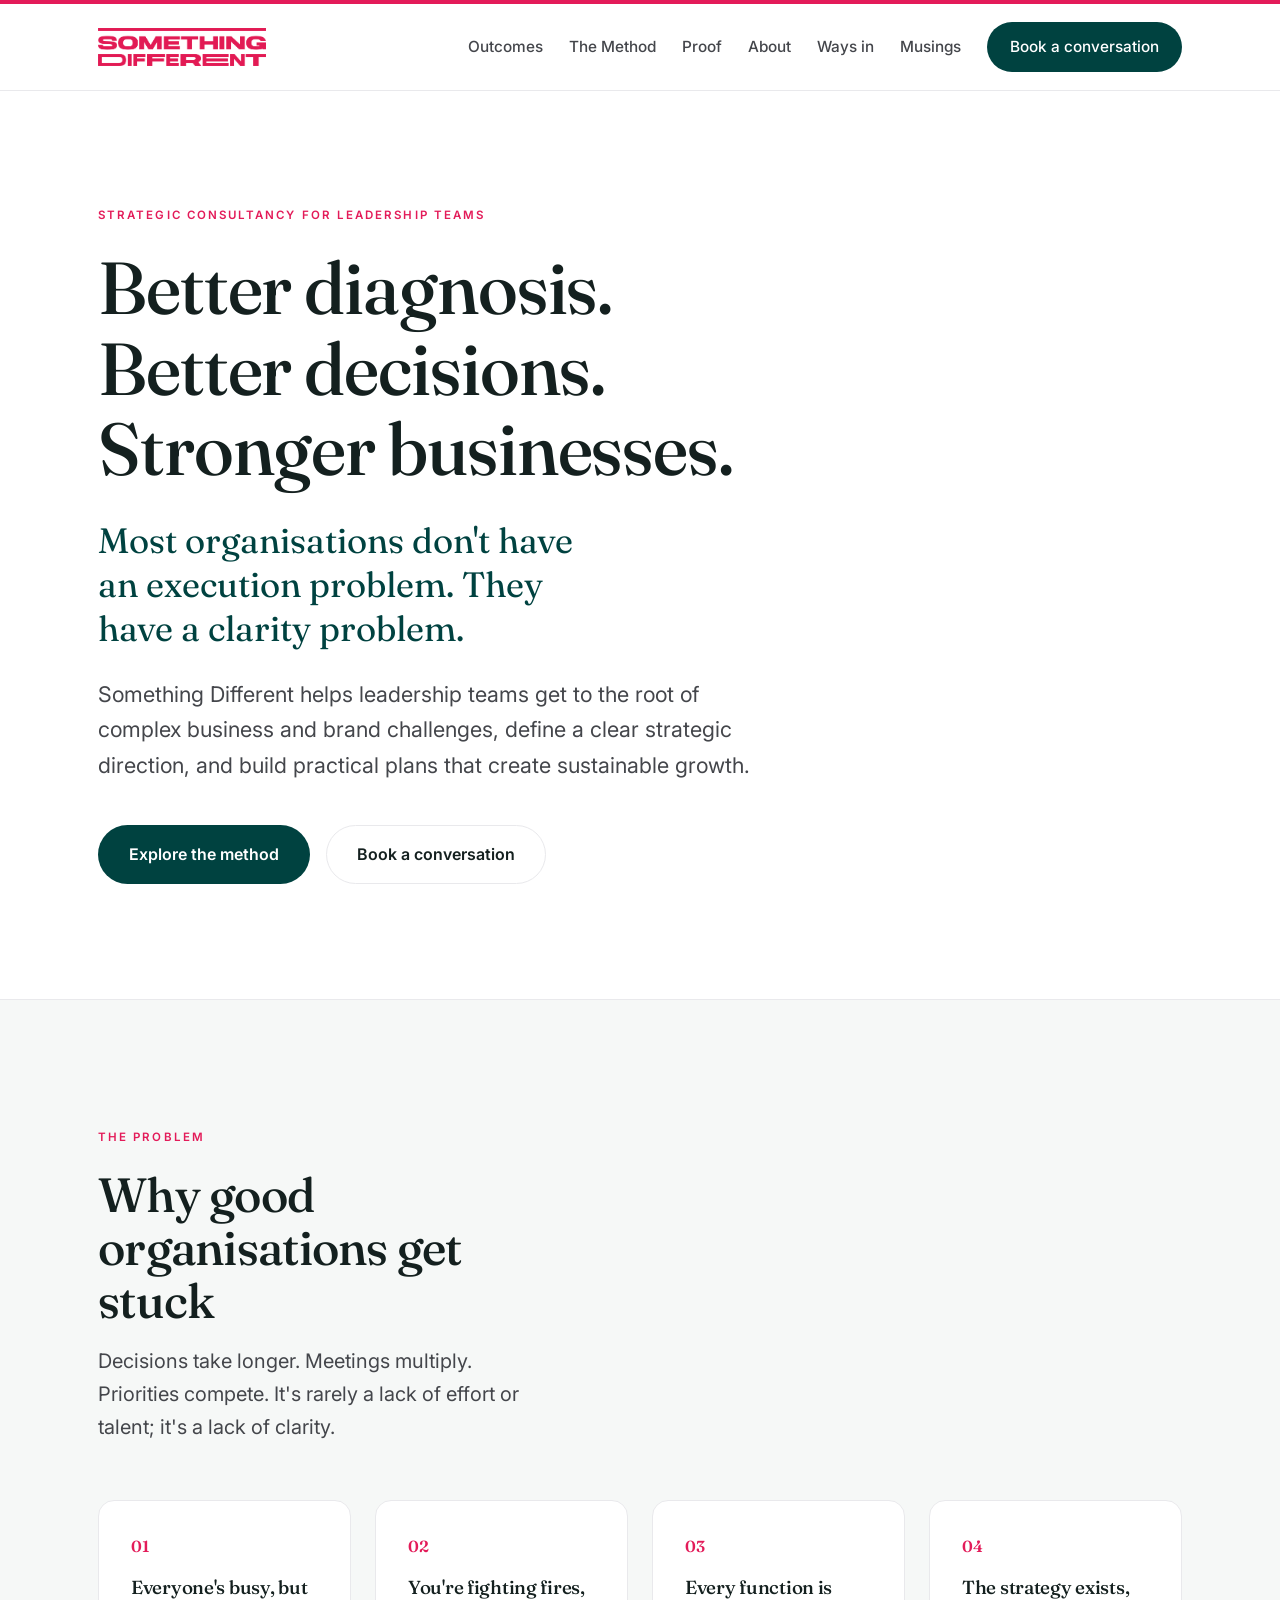
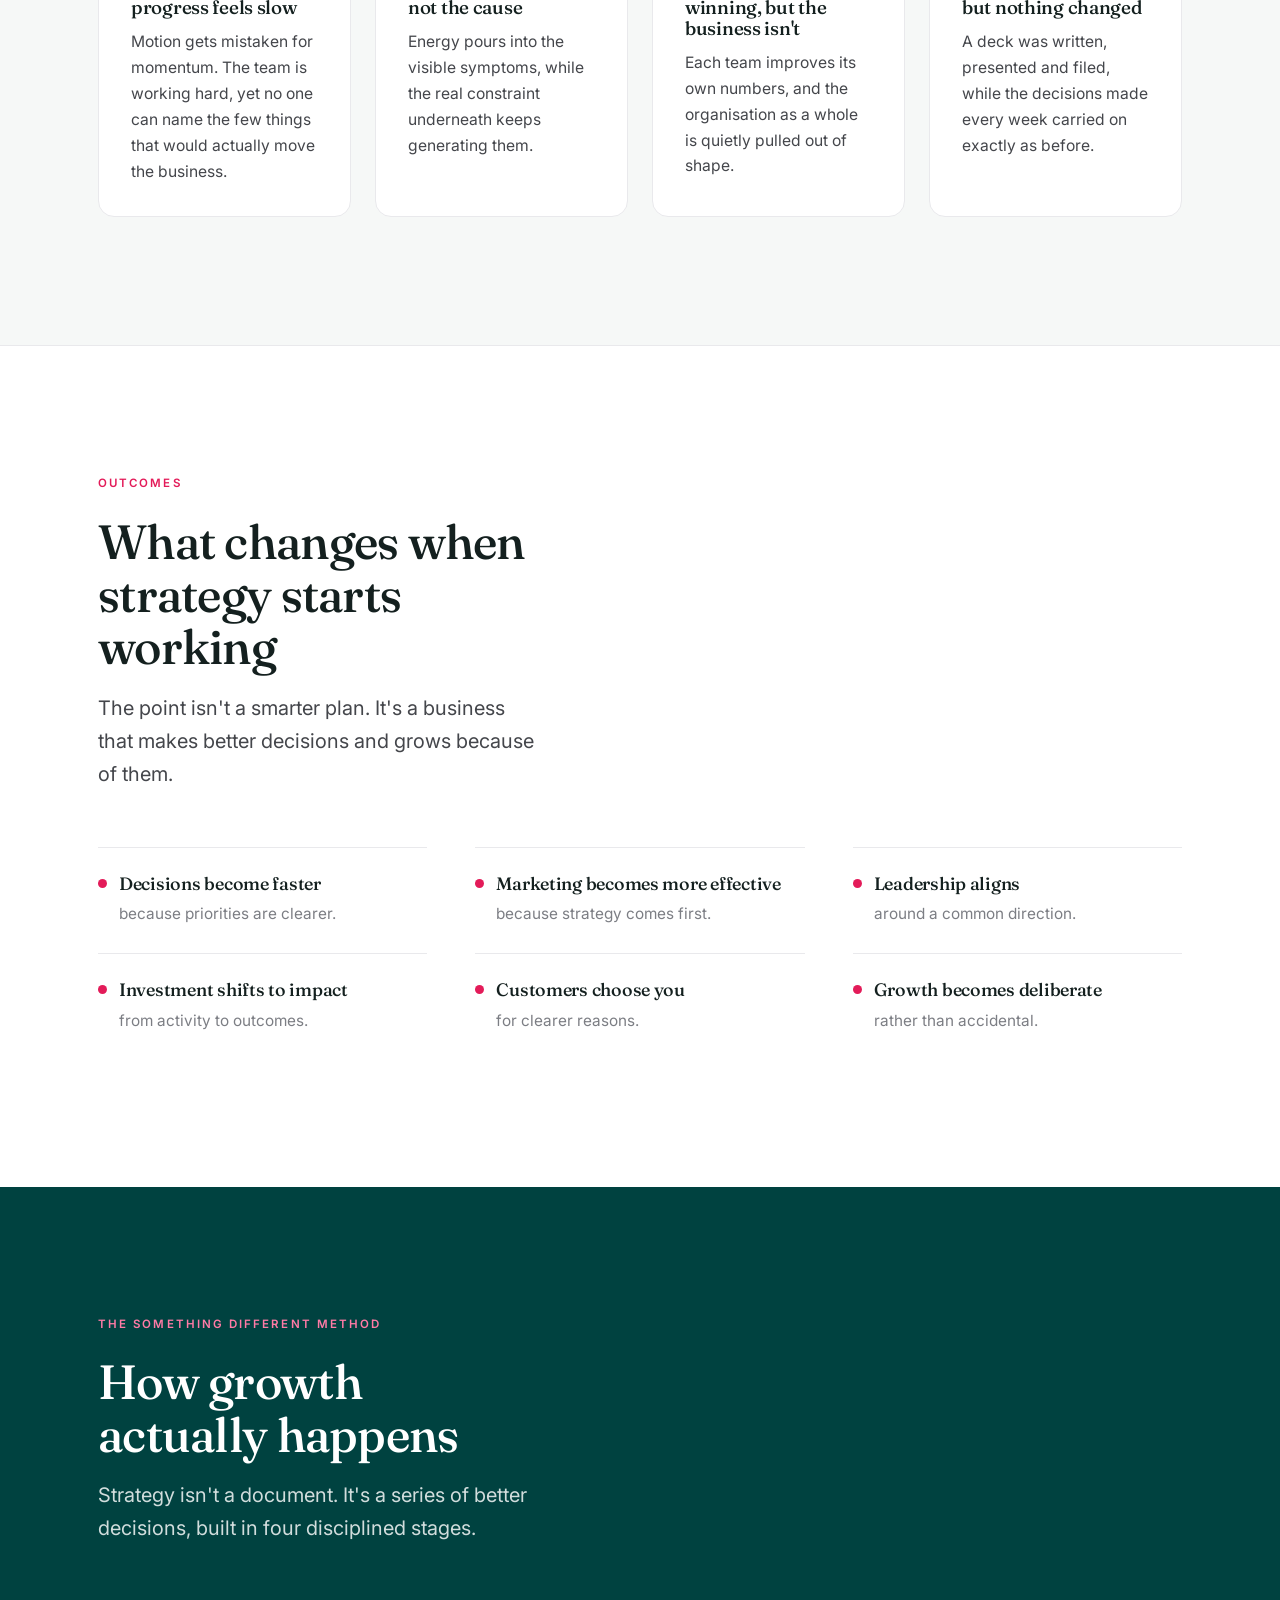
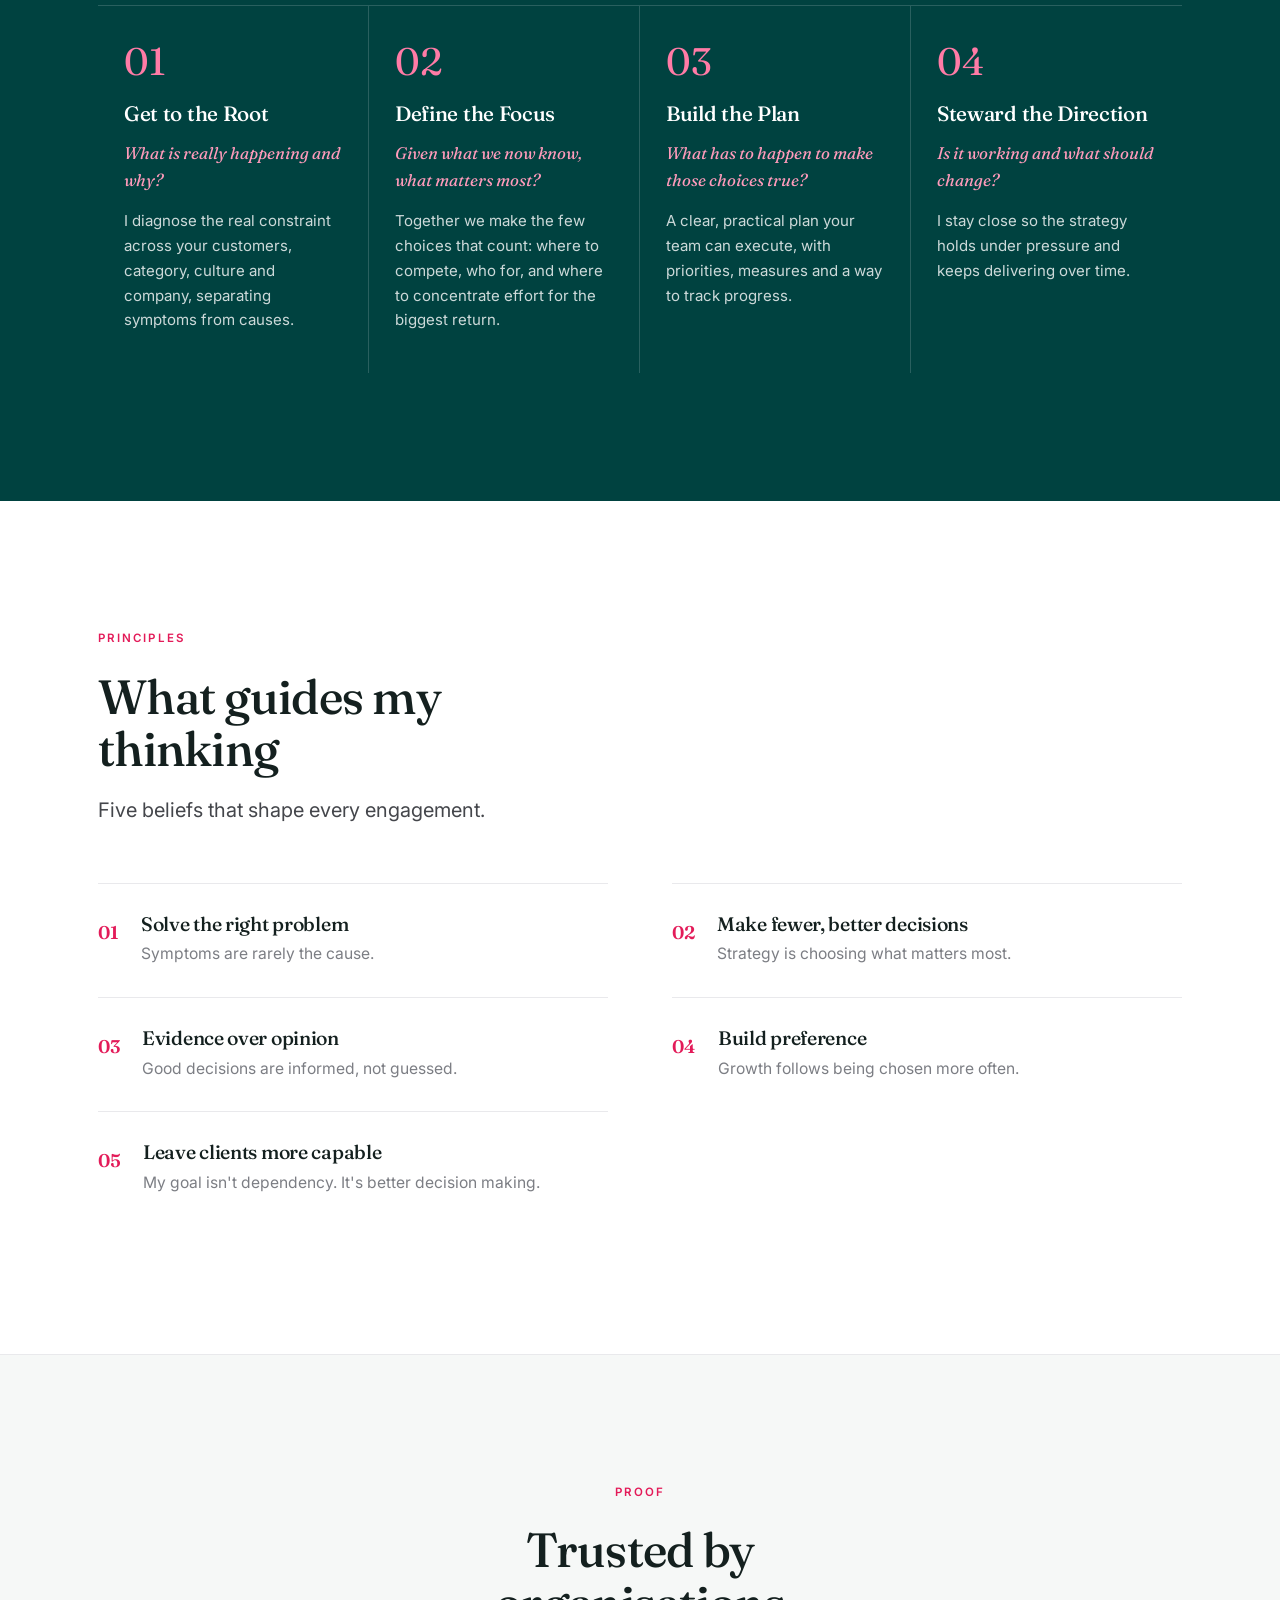
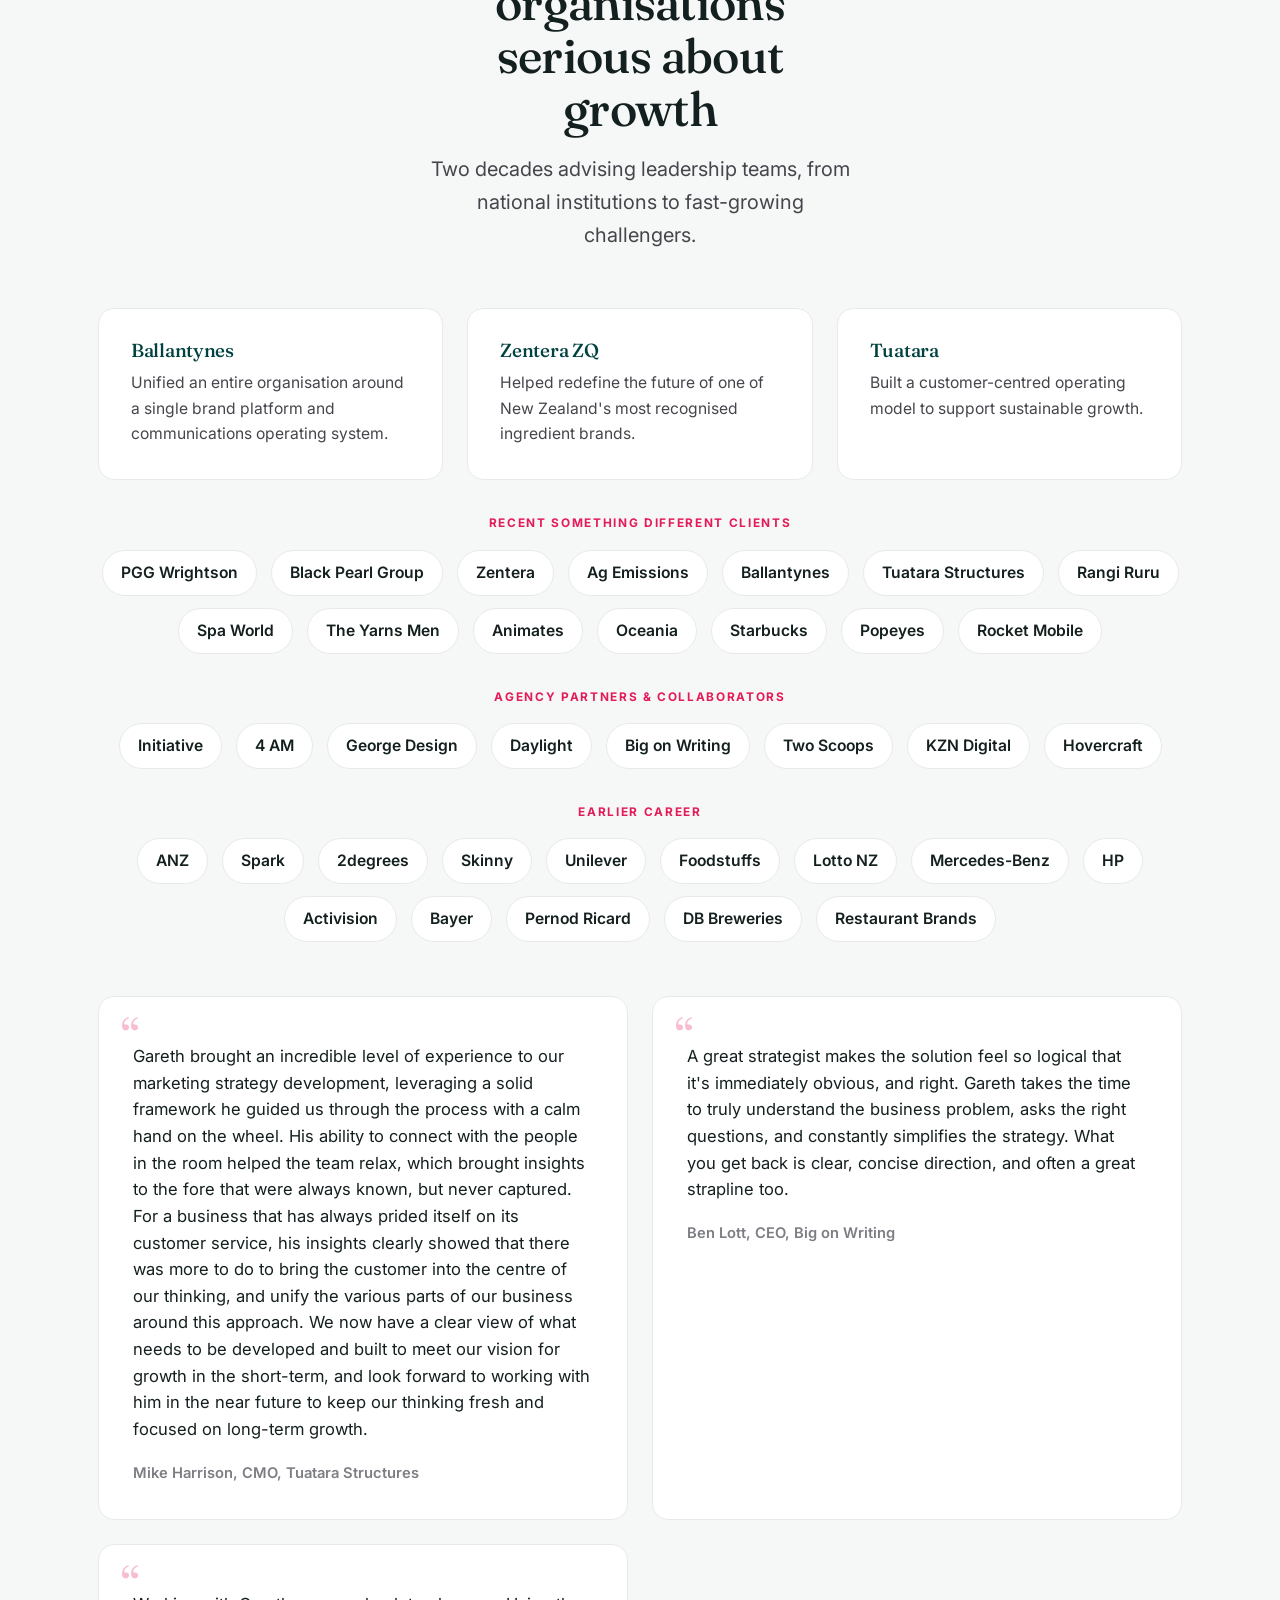
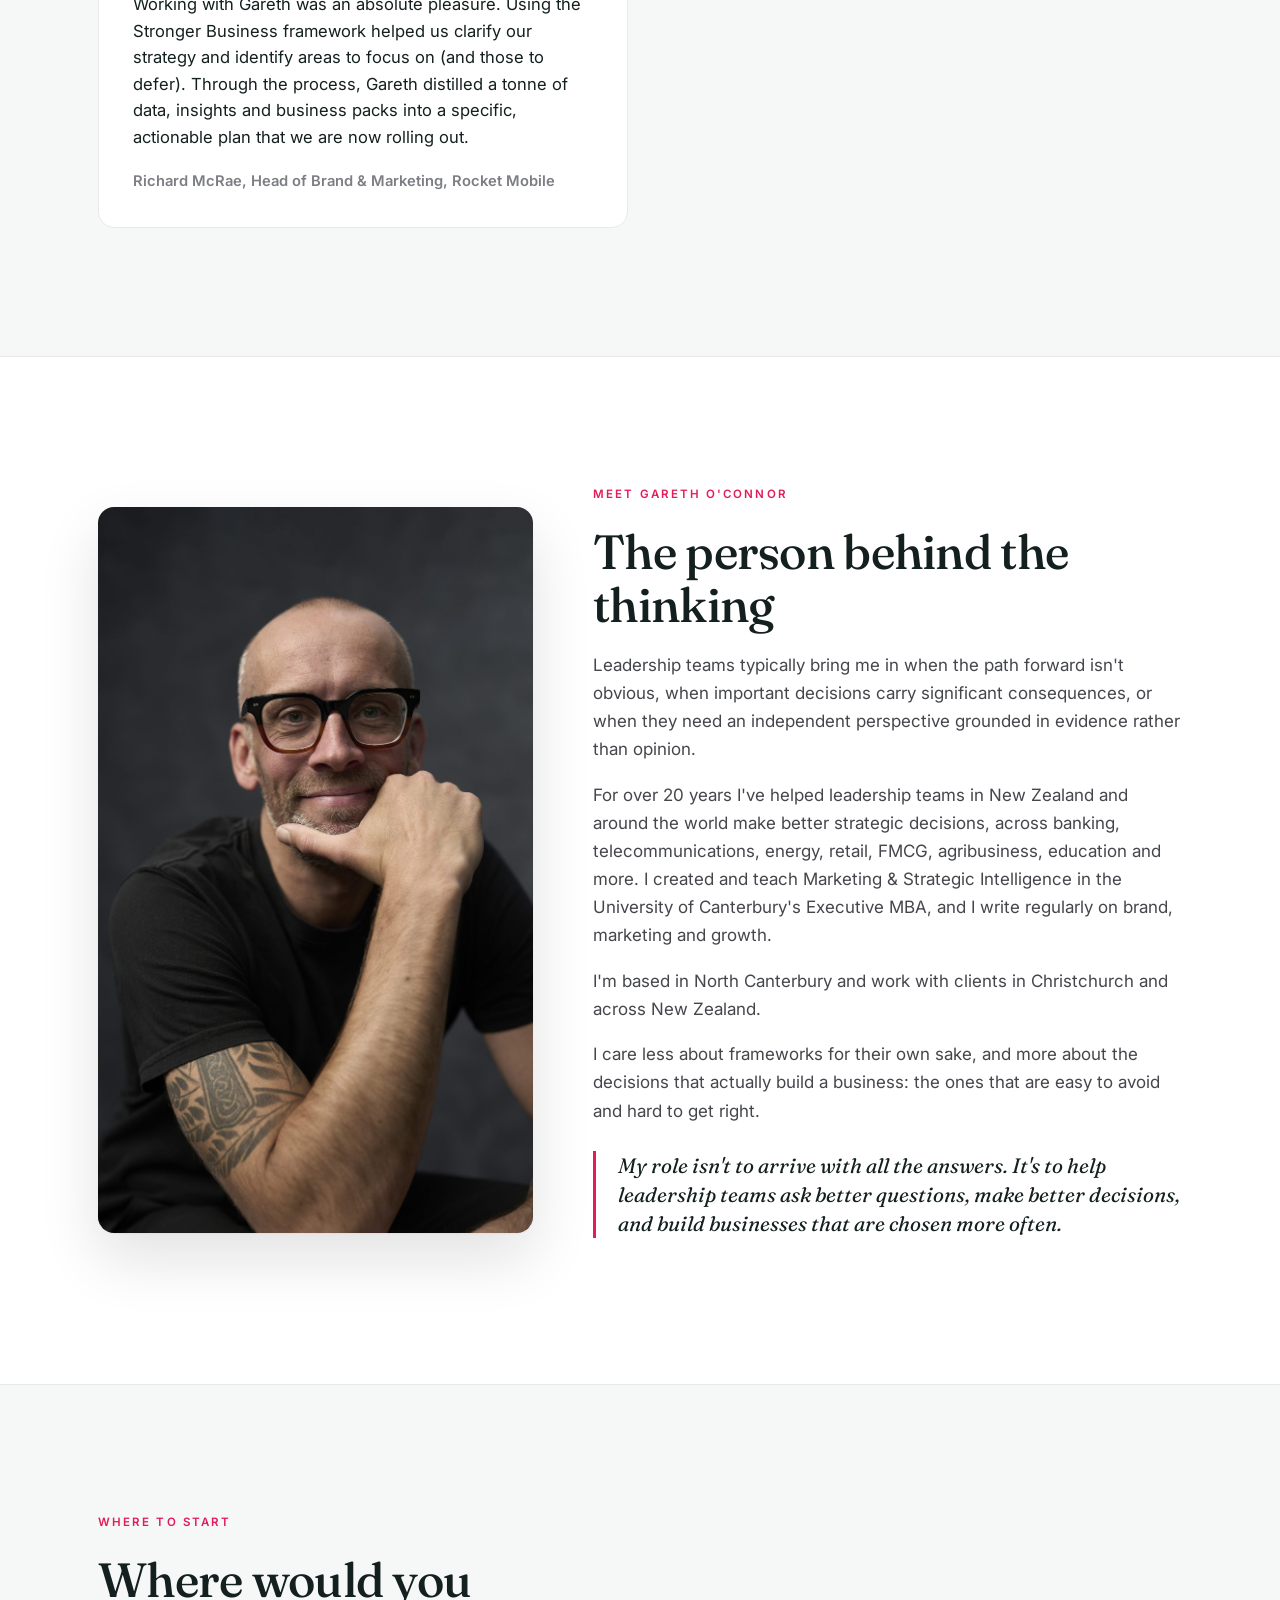
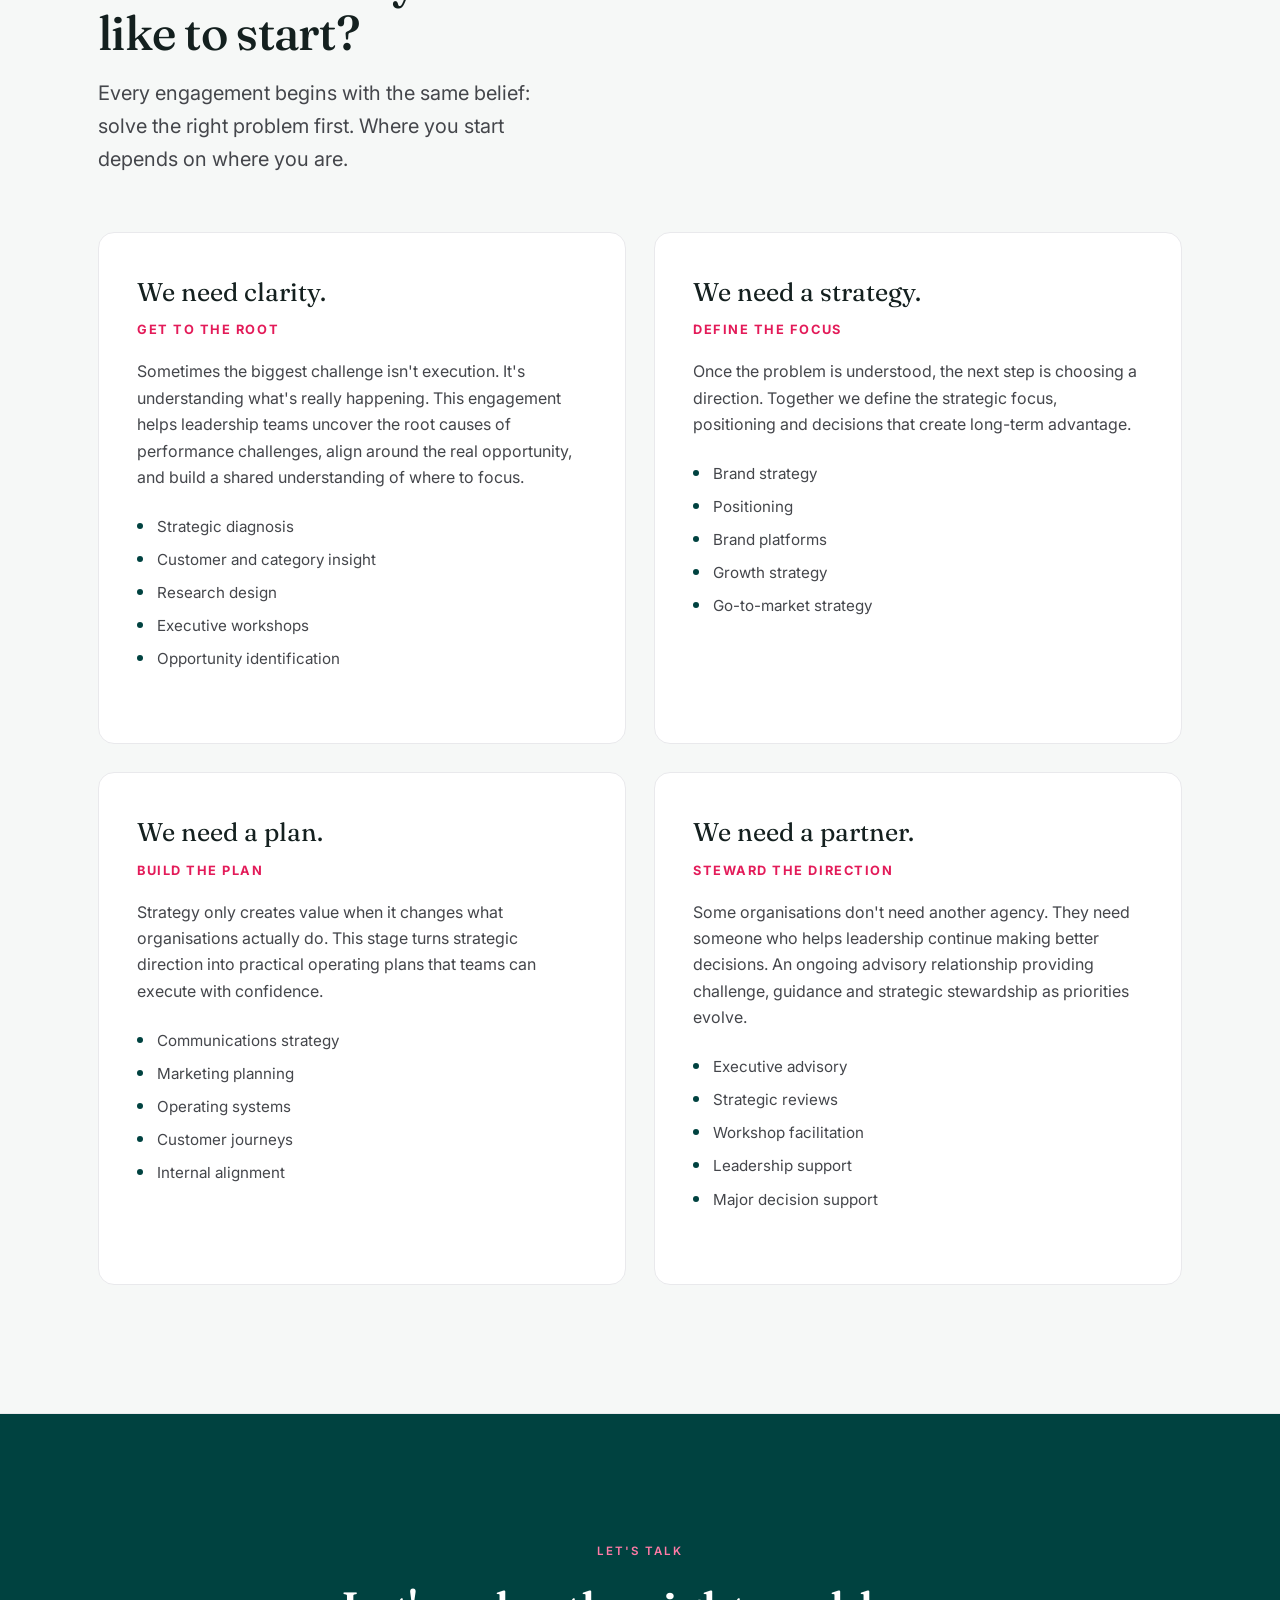
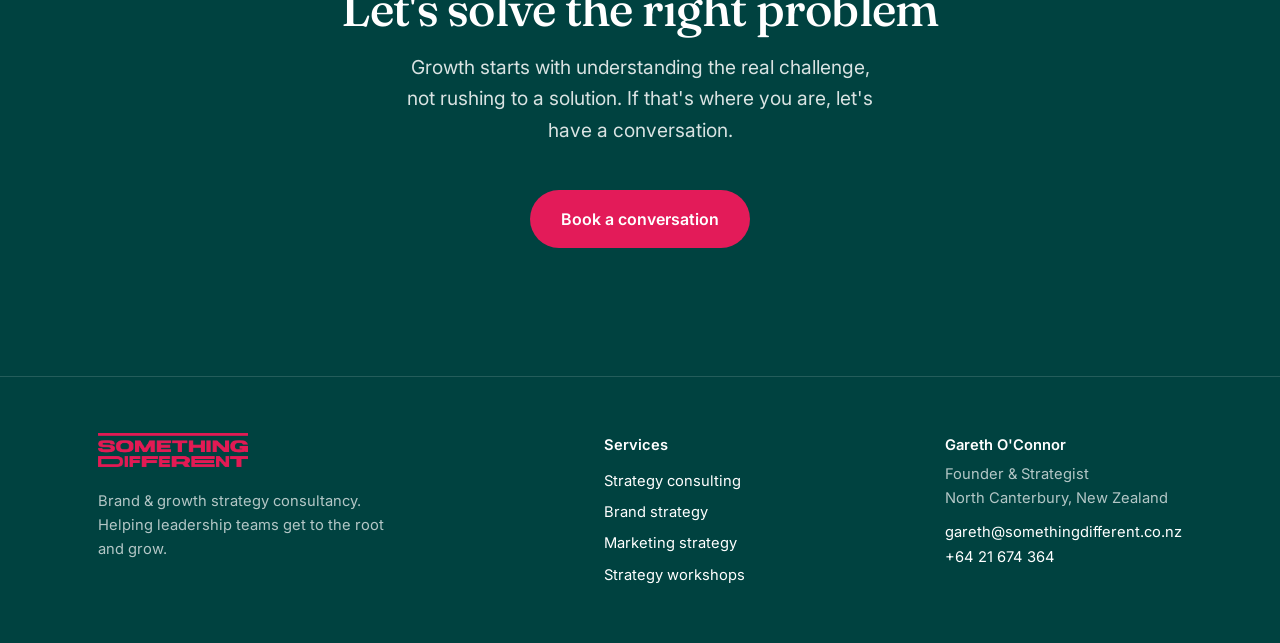
<file: index.html>
<!DOCTYPE html>
<html lang="en-NZ">
<head>
<meta charset="UTF-8">
<meta name="viewport" content="width=device-width, initial-scale=1">
<!-- Google tag (gtag.js) -->
<script async src="https://www.googletagmanager.com/gtag/js?id=G-72K4162M29"></script>
<script>
  window.dataLayer = window.dataLayer || [];
  function gtag(){dataLayer.push(arguments);}
  gtag('js', new Date());
  gtag('config', 'G-72K4162M29');
</script>
<title>Something Different | Brand & Growth Strategy Consultancy</title>
<meta name="description" content="A brand and growth strategy consultancy. Most organisations don't have an execution problem; they have a clarity problem. Better diagnosis, better decisions, stronger businesses.">
<link rel="canonical" href="https://somethingdifferent.co.nz/">
<meta name="theme-color" content="#004240">
<link rel="icon" href="/assets/favicon.svg" type="image/svg+xml">
<link rel="icon" href="/assets/favicon.png" sizes="64x64">
<link rel="apple-touch-icon" href="/assets/favicon.png">
<meta property="og:type" content="website">
<meta property="og:site_name" content="Something Different">
<meta property="og:title" content="Something Different | Brand & Growth Strategy Consultancy">
<meta property="og:description" content="Better diagnosis. Better decisions. Stronger businesses. A brand and growth strategy consultancy for leadership teams.">
<meta property="og:url" content="https://somethingdifferent.co.nz/">
<meta property="og:image" content="https://somethingdifferent.co.nz/assets/og-image.png">
<meta property="og:image:width" content="1200">
<meta property="og:image:height" content="630">
<meta name="twitter:card" content="summary_large_image">
<meta name="twitter:title" content="Something Different | Brand & Growth Strategy Consultancy">
<meta name="twitter:description" content="Better diagnosis. Better decisions. Stronger businesses.">
<meta name="twitter:image" content="https://somethingdifferent.co.nz/assets/og-image.png">
<script type="application/ld+json">
{"@context": "https://schema.org", "@type": "ProfessionalService", "name": "Something Different", "description": "Brand and growth strategy consultancy helping leadership teams get to the root of performance challenges and build focused, commercially sound strategies that win preference and growth.", "url": "https://somethingdifferent.co.nz/", "logo": "https://somethingdifferent.co.nz/assets/logo.png", "image": "https://somethingdifferent.co.nz/assets/og-image.png", "email": "gareth@somethingdifferent.co.nz", "telephone": "+64-21-674-364", "areaServed": [{"@type": "Country", "name": "New Zealand"}, {"@type": "City", "name": "Christchurch"}], "founder": {"@type": "Person", "name": "Gareth O'Connor", "jobTitle": "Founder & Strategist", "url": "https://somethingdifferent.co.nz/#about", "image": "https://somethingdifferent.co.nz/assets/gareth.jpg", "sameAs": ["https://nz.linkedin.com/in/gareth-o-connor-3b755a29", "https://www.canterbury.ac.nz/about-uc/contact-us/external-directory/gareth-oconnor"], "knowsAbout": ["Brand strategy", "Positioning", "Growth strategy", "Marketing strategy", "Communications strategy", "Media strategy", "Marketing effectiveness"]}, "sameAs": ["https://nz.linkedin.com/in/gareth-o-connor-3b755a29"], "address": {"@type": "PostalAddress", "addressRegion": "Canterbury", "addressCountry": "NZ"}, "knowsAbout": ["Brand strategy", "Growth strategy", "Marketing strategy", "Strategic diagnosis", "Executive workshops"], "makesOffer": [{"@type": "Offer", "itemOffered": {"@type": "Service", "name": "Strategy consulting", "url": "https://somethingdifferent.co.nz/strategy-consultant"}}, {"@type": "Offer", "itemOffered": {"@type": "Service", "name": "Brand strategy", "url": "https://somethingdifferent.co.nz/brand-strategy"}}, {"@type": "Offer", "itemOffered": {"@type": "Service", "name": "Marketing strategy", "url": "https://somethingdifferent.co.nz/marketing-strategy"}}, {"@type": "Offer", "itemOffered": {"@type": "Service", "name": "Strategy workshops", "url": "https://somethingdifferent.co.nz/strategy-workshops"}}]}
</script>
<link rel="preconnect" href="https://fonts.googleapis.com">
<link rel="preconnect" href="https://fonts.gstatic.com" crossorigin>
<link href="https://fonts.googleapis.com/css2?family=Fraunces:opsz,wght@9..144,400;9..144,500;9..144,600&family=Inter:wght@400;500;600&display=swap" rel="stylesheet">
<style>
:root{
  --green:#004240; --green-2:#00605c; --pink:#e31b59; --pink-soft:#fde6ee;
  --green-soft:#e7f1ef; --ink:#14201f; --body:#44464b; --muted:#7c7e84;
  --line:#e9e9ec; --bg:#ffffff; --bg-soft:#f6f8f7; --radius:16px;
  --maxw:1140px;
}
*{box-sizing:border-box;}
html{scroll-behavior:smooth;}
body{margin:0;font-family:"Inter",-apple-system,BlinkMacSystemFont,"Segoe UI",Roboto,sans-serif;color:var(--body);background:var(--bg);line-height:1.65;font-size:17px;-webkit-font-smoothing:antialiased;}
h1,h2,h3,h4{font-family:"Fraunces",Georgia,serif;color:var(--ink);line-height:1.1;font-weight:500;letter-spacing:-0.015em;margin:0;}
h1{font-size:clamp(2.6rem,6vw,4.6rem);}
h2{font-size:clamp(2rem,4vw,3rem);}
h3{font-size:1.3rem;}
p{margin:0 0 1.1rem;}
a{color:inherit;text-decoration:none;}
.wrap{width:100%;max-width:var(--maxw);margin:0 auto;padding:0 28px;}
.eyebrow{font-family:"Inter",sans-serif;text-transform:uppercase;letter-spacing:.18em;font-size:.72rem;font-weight:600;color:var(--pink);margin:0 0 1.4rem;}
section{padding:clamp(84px,10vw,148px) 0;}
.lead{font-size:1.25rem;color:var(--body);max-width:46ch;}
.muted{color:var(--muted);}

/* buttons */
.btn{display:inline-block;font-weight:600;font-size:1rem;padding:15px 30px;border-radius:999px;border:1.5px solid transparent;transition:transform .12s ease,background .2s ease,color .2s ease,border-color .2s ease;cursor:pointer;}
.btn:hover{transform:translateY(-1px);}
.btn-primary{background:var(--green);color:#fff;}
.btn-primary:hover{background:var(--green-2);}
.btn-ghost{background:transparent;color:var(--ink);border-color:var(--line);}
.btn-ghost:hover{border-color:var(--green);color:var(--green);}
.btn-pink{background:var(--pink);color:#fff;}
.btn-pink:hover{background:#c5164e;}

/* nav */
.nav{position:sticky;top:0;z-index:40;background:rgba(255,255,255,.86);backdrop-filter:saturate(180%) blur(12px);border-top:4px solid var(--pink);border-bottom:1px solid var(--line);}
.nav .wrap{display:flex;align-items:center;justify-content:space-between;height:86px;}
.nav img{height:38px;display:block;}
.nav-links{display:flex;align-items:center;gap:26px;}
.nav-links a{color:var(--body);font-size:.96rem;font-weight:500;}
.nav-links a:hover{color:var(--ink);}
.nav-links .btn{padding:11px 22px;color:#fff;}
.nav-toggle{display:none;background:none;border:0;font-size:1.6rem;line-height:1;cursor:pointer;color:var(--ink);}

/* hero */
.hero{padding-top:clamp(70px,9vw,120px);padding-bottom:clamp(70px,9vw,120px);}
.hero h1{max-width:16ch;}
.hero .lead{margin-top:1.6rem;font-size:1.35rem;max-width:52ch;color:var(--body);}
.hero-statement{margin-top:1.8rem;font-family:"Fraunces",serif;font-size:clamp(1.5rem,3vw,2.2rem);color:var(--green);max-width:22ch;line-height:1.25;}
.hero-cta{margin-top:2.6rem;display:flex;gap:16px;flex-wrap:wrap;}

/* generic section head */
.section-head{max-width:40ch;margin-bottom:56px;}
.section-head .lead{margin-top:1.1rem;}
.center{text-align:center;margin-left:auto;margin-right:auto;}

/* problem cards */
.soft{background:var(--bg-soft);border-top:1px solid var(--line);border-bottom:1px solid var(--line);}
.grid-4{display:grid;grid-template-columns:repeat(4,1fr);gap:24px;}
.grid-3{display:grid;grid-template-columns:repeat(3,1fr);gap:24px;}
.grid-2{display:grid;grid-template-columns:repeat(2,1fr);gap:28px;}
.card{background:#fff;border:1px solid var(--line);border-radius:var(--radius);padding:32px;}
.card .n{font-family:"Fraunces",serif;color:var(--pink);font-size:1rem;font-weight:600;margin-bottom:18px;display:block;}
.card h3{font-size:1.18rem;margin-bottom:10px;}
.card p{font-size:.98rem;margin:0;}

/* outcomes */
.outcomes .item{padding:26px 0;border-top:1px solid var(--line);}
.out-grid{display:grid;grid-template-columns:repeat(3,1fr);gap:0 48px;}
.outcomes .item h3{font-size:1.12rem;display:flex;align-items:baseline;gap:12px;}
.outcomes .item h3::before{content:"";width:9px;height:9px;border-radius:50%;background:var(--pink);flex:0 0 auto;transform:translateY(-2px);}
.outcomes .item p{font-size:.96rem;color:var(--muted);margin:.5rem 0 0;padding-left:21px;}

/* principles */
.principles{display:grid;grid-template-columns:repeat(2,1fr);gap:0 64px;}
.pr{display:flex;gap:22px;padding:30px 0;border-top:1px solid var(--line);}
.pr .pn{font-family:"Fraunces",serif;color:var(--pink);font-size:1.15rem;font-weight:600;flex:0 0 auto;padding-top:4px;}
.pr h3{font-size:1.22rem;margin-bottom:6px;}
.pr p{font-size:.98rem;color:var(--muted);margin:0;}

/* operating model (signature, dark) */
.method{background:var(--green);color:#fff;}
.method h2,.method h3{color:#fff;}
.method .eyebrow{color:#ff7ba6;}
.method .lead{color:rgba(255,255,255,.82);}
.stages{margin-top:60px;display:grid;grid-template-columns:repeat(4,1fr);gap:0;border-top:1px solid rgba(255,255,255,.16);}
.stage{padding:36px 26px 40px;border-right:1px solid rgba(255,255,255,.16);}
.stage:last-child{border-right:none;}
.stage .num{font-family:"Fraunces",serif;font-size:2.4rem;color:#ff7ba6;line-height:1;display:block;margin-bottom:22px;}
.stage h3{font-size:1.3rem;margin-bottom:14px;}
.stage .q{font-family:"Fraunces",serif;font-style:italic;color:#ff9bbb;font-size:1.05rem;margin-bottom:14px;}
.stage p{font-size:.94rem;color:rgba(255,255,255,.8);margin:0;}

/* proof */
.clabel{font-size:.74rem;text-transform:uppercase;letter-spacing:.14em;font-weight:700;color:var(--pink);margin:34px 0 16px;text-align:center;}
.clients{display:flex;flex-wrap:wrap;gap:12px 14px;justify-content:center;}
.clients span{font-weight:600;color:var(--ink);font-size:.98rem;padding:9px 18px;border:1px solid var(--line);border-radius:999px;background:#fff;}
.quote{max-width:820px;margin:70px auto 0;text-align:center;padding:0 20px;}
.quote p{font-family:"Fraunces",serif;font-size:clamp(1.4rem,2.6vw,1.9rem);line-height:1.4;color:var(--ink);font-weight:400;}
.quote .mark{color:var(--pink);font-size:3rem;font-family:"Fraunces",serif;line-height:0;display:block;margin-bottom:10px;}
.quote cite{display:block;margin-top:22px;font-style:normal;font-weight:600;font-size:.95rem;color:var(--muted);}
.quotes{display:grid;grid-template-columns:1fr 1fr;gap:24px;margin-top:54px;}
.qcard{background:#fff;border:1px solid var(--line);border-radius:16px;padding:34px;position:relative;margin:0;}
.qcard::before{content:"\201C";font-family:"Fraunces",serif;color:var(--pink);font-size:3rem;line-height:1;position:absolute;top:16px;left:22px;opacity:.28;}
.qcard p{position:relative;font-size:1.04rem;line-height:1.6;color:var(--ink);margin:12px 0 0;}
.qcard cite{display:block;margin-top:18px;font-style:normal;font-weight:600;font-size:.92rem;color:var(--muted);}

/* meet gareth */
.about-grid{display:grid;grid-template-columns:0.85fr 1.15fr;gap:60px;align-items:center;}
.about-photo img{width:100%;border-radius:var(--radius);display:block;box-shadow:0 1px 2px rgba(0,0,0,.04),0 26px 60px rgba(20,20,25,.12);}
.about-quote{margin-top:26px;padding-left:22px;border-left:3px solid var(--pink);font-family:"Fraunces",serif;font-style:italic;font-size:1.3rem;line-height:1.4;color:var(--ink);}

/* services */
.svc{border:1px solid var(--line);border-radius:var(--radius);padding:38px;background:#fff;display:flex;flex-direction:column;}
.svc .need{font-family:"Fraunces",serif;font-size:1.6rem;color:var(--ink);margin-bottom:6px;}
.svc .maps{font-size:.8rem;text-transform:uppercase;letter-spacing:.12em;font-weight:700;color:var(--pink);margin-bottom:18px;}
.svc p{font-size:1rem;}
.svc ul{list-style:none;padding:0;margin:6px 0 26px;}
.svc li{position:relative;padding-left:20px;margin-bottom:8px;font-size:.95rem;color:var(--body);}
.svc li::before{content:"";position:absolute;left:0;top:9px;width:6px;height:6px;border-radius:50%;background:var(--green);}
.svc .go{margin-top:auto;font-weight:600;color:var(--green);}
.svc .go:hover{color:var(--pink);}

/* closing */
.closing{background:var(--green);color:#fff;text-align:center;}
.closing h2{color:#fff;}
.closing p{color:rgba(255,255,255,.85);max-width:40ch;margin-left:auto;margin-right:auto;}

/* footer */
.footer{background:var(--green);border-top:1px solid rgba(255,255,255,.14);color:rgba(255,255,255,.7);padding:56px 0;font-size:.92rem;}
.footer .wrap{display:flex;justify-content:space-between;gap:24px;flex-wrap:wrap;align-items:flex-start;}
.footer img{height:34px;}
.footer a{color:#fff;}
.footer a:hover{color:var(--pink);}

/* preview ribbon */
.ribbon{background:var(--ink);color:#fff;text-align:center;font-size:.82rem;letter-spacing:.03em;padding:9px 16px;}
.ribbon b{color:#ff9bbb;font-weight:600;}

@media(max-width:960px){
  .grid-4{grid-template-columns:repeat(2,1fr);}
  .out-grid{grid-template-columns:repeat(2,1fr);gap:0 32px;}
  .stages{grid-template-columns:repeat(2,1fr);border-top:none;}
  .stage{border-right:none;border-top:1px solid rgba(255,255,255,.16);}
  .about-grid{grid-template-columns:1fr;gap:36px;}
  .quotes{grid-template-columns:1fr;}
  .about-photo{max-width:420px;}
  .nav-toggle{display:block;}
  .nav-links{display:none;}
  .nav-links.open{display:flex;flex-direction:column;align-items:flex-start;gap:16px;position:absolute;top:86px;left:0;right:0;background:#fff;padding:22px 28px;border-bottom:1px solid var(--line);box-shadow:0 20px 40px rgba(20,20,25,.06);}
}
@media(max-width:620px){
  .grid-4,.grid-2,.grid-3,.out-grid{grid-template-columns:1fr;}
  .stages{grid-template-columns:1fr;}
}
</style>
</head>
<body>


<header class="nav">
  <div class="wrap">
    <a href="#top"><img src="assets/logo.png" alt="Something Different"></a>
    <button class="nav-toggle" aria-label="Menu" onclick="document.getElementById('nav').classList.toggle('open')">&#9776;</button>
    <nav class="nav-links" id="nav">
      <a href="#outcomes">Outcomes</a>
      <a href="#method">The Method</a>
      <a href="#proof">Proof</a>
      <a href="#about">About</a>
      <a href="#services">Ways in</a>
      <a href="musings.html">Musings</a>
      <a class="btn btn-primary" href="contact.html">Book a conversation</a>
    </nav>
  </div>
</header>

<!-- 1. HERO -->
<section class="hero" id="top">
  <div class="wrap">
    <p class="eyebrow">Strategic consultancy for leadership teams</p>
    <h1>Better diagnosis.<br>Better decisions.<br>Stronger businesses.</h1>
    <p class="hero-statement">Most organisations don't have an execution problem. They have a clarity problem.</p>
    <p class="lead">Something Different helps leadership teams get to the root of complex business and brand challenges, define a clear strategic direction, and build practical plans that create sustainable growth.</p>
    <div class="hero-cta">
      <a class="btn btn-primary" href="#method">Explore the method</a>
      <a class="btn btn-ghost" href="contact.html">Book a conversation</a>
    </div>
  </div>
</section>

<!-- 2. THE PROBLEM -->
<section class="soft">
  <div class="wrap">
    <div class="section-head">
      <p class="eyebrow">The problem</p>
      <h2>Why good organisations get stuck</h2>
      <p class="lead">Decisions take longer. Meetings multiply. Priorities compete. It's rarely a lack of effort or talent; it's a lack of clarity.</p>
    </div>
    <div class="grid-4">
      <div class="card"><span class="n">01</span><h3>Everyone's busy, but progress feels slow</h3><p>Motion gets mistaken for momentum. The team is working hard, yet no one can name the few things that would actually move the business.</p></div>
      <div class="card"><span class="n">02</span><h3>You're fighting fires, not the cause</h3><p>Energy pours into the visible symptoms, while the real constraint underneath keeps generating them.</p></div>
      <div class="card"><span class="n">03</span><h3>Every function is winning, but the business isn't</h3><p>Each team improves its own numbers, and the organisation as a whole is quietly pulled out of shape.</p></div>
      <div class="card"><span class="n">04</span><h3>The strategy exists, but nothing changed</h3><p>A deck was written, presented and filed, while the decisions made every week carried on exactly as before.</p></div>
    </div>
  </div>
</section>

<!-- 3. OUTCOMES -->
<section class="outcomes" id="outcomes">
  <div class="wrap">
    <div class="section-head">
      <p class="eyebrow">Outcomes</p>
      <h2>What changes when strategy starts working</h2>
      <p class="lead">The point isn't a smarter plan. It's a business that makes better decisions and grows because of them.</p>
    </div>
    <div class="out-grid">
      <div class="item"><h3>Decisions become faster</h3><p>because priorities are clearer.</p></div>
      <div class="item"><h3>Marketing becomes more effective</h3><p>because strategy comes first.</p></div>
      <div class="item"><h3>Leadership aligns</h3><p>around a common direction.</p></div>
      <div class="item"><h3>Investment shifts to impact</h3><p>from activity to outcomes.</p></div>
      <div class="item"><h3>Customers choose you</h3><p>for clearer reasons.</p></div>
      <div class="item"><h3>Growth becomes deliberate</h3><p>rather than accidental.</p></div>
    </div>
  </div>
</section>

<!-- 4. OPERATING MODEL -->
<section class="method" id="method">
  <div class="wrap">
    <div class="section-head">
      <p class="eyebrow">The Something Different Method</p>
      <h2>How growth actually happens</h2>
      <p class="lead">Strategy isn't a document. It's a series of better decisions, built in four disciplined stages.</p>
    </div>
    <div class="stages">
      <div class="stage"><span class="num">01</span><h3>Get to the Root</h3><p class="q">What is really happening and why?</p><p>I diagnose the real constraint across your customers, category, culture and company, separating symptoms from causes.</p></div>
      <div class="stage"><span class="num">02</span><h3>Define the Focus</h3><p class="q">Given what we now know, what matters most?</p><p>Together we make the few choices that count: where to compete, who for, and where to concentrate effort for the biggest return.</p></div>
      <div class="stage"><span class="num">03</span><h3>Build the Plan</h3><p class="q">What has to happen to make those choices true?</p><p>A clear, practical plan your team can execute, with priorities, measures and a way to track progress.</p></div>
      <div class="stage"><span class="num">04</span><h3>Steward the Direction</h3><p class="q">Is it working and what should change?</p><p>I stay close so the strategy holds under pressure and keeps delivering over time.</p></div>
    </div>
  </div>
</section>

<!-- Principles -->
<section id="principles">
  <div class="wrap">
    <div class="section-head">
      <p class="eyebrow">Principles</p>
      <h2>What guides my thinking</h2>
      <p class="lead">Five beliefs that shape every engagement.</p>
    </div>
    <div class="principles">
      <div class="pr"><span class="pn">01</span><div><h3>Solve the right problem</h3><p>Symptoms are rarely the cause.</p></div></div>
      <div class="pr"><span class="pn">02</span><div><h3>Make fewer, better decisions</h3><p>Strategy is choosing what matters most.</p></div></div>
      <div class="pr"><span class="pn">03</span><div><h3>Evidence over opinion</h3><p>Good decisions are informed, not guessed.</p></div></div>
      <div class="pr"><span class="pn">04</span><div><h3>Build preference</h3><p>Growth follows being chosen more often.</p></div></div>
      <div class="pr"><span class="pn">05</span><div><h3>Leave clients more capable</h3><p>My goal isn't dependency. It's better decision making.</p></div></div>
    </div>
  </div>
</section>

<!-- 5. PROOF -->
<section class="soft" id="proof">
  <div class="wrap">
    <div class="section-head center">
      <p class="eyebrow">Proof</p>
      <h2>Trusted by organisations serious about growth</h2>
      <p class="lead center">Two decades advising leadership teams, from national institutions to fast-growing challengers.</p>
    </div>
    <div class="grid-3" style="margin-bottom:8px;">
      <div class="card"><h3 style="color:var(--green);margin-bottom:8px;">Ballantynes</h3><p>Unified an entire organisation around a single brand platform and communications operating system.</p></div>
      <div class="card"><h3 style="color:var(--green);margin-bottom:8px;">Zentera ZQ</h3><p>Helped redefine the future of one of New Zealand's most recognised ingredient brands.</p></div>
      <div class="card"><h3 style="color:var(--green);margin-bottom:8px;">Tuatara</h3><p>Built a customer-centred operating model to support sustainable growth.</p></div>
    </div>
    <p class="clabel">Recent Something Different clients</p>
    <div class="clients">
      <span>PGG Wrightson</span><span>Black Pearl Group</span><span>Zentera</span><span>Ag Emissions</span><span>Ballantynes</span><span>Tuatara Structures</span><span>Rangi Ruru</span><span>Spa World</span><span>The Yarns Men</span><span>Animates</span><span>Oceania</span><span>Starbucks</span><span>Popeyes</span><span>Rocket Mobile</span>
    </div>
    <p class="clabel">Agency partners &amp; collaborators</p>
    <div class="clients">
      <span>Initiative</span><span>4 AM</span><span>George Design</span><span>Daylight</span><span>Big on Writing</span><span>Two Scoops</span><span>KZN Digital</span><span>Hovercraft</span>
    </div>
    <p class="clabel">Earlier career</p>
    <div class="clients">
      <span>ANZ</span><span>Spark</span><span>2degrees</span><span>Skinny</span><span>Unilever</span><span>Foodstuffs</span><span>Lotto NZ</span><span>Mercedes-Benz</span><span>HP</span><span>Activision</span><span>Bayer</span><span>Pernod Ricard</span><span>DB Breweries</span><span>Restaurant Brands</span>
    </div>
    <div class="quotes">
      <blockquote class="qcard">
        <p>Gareth brought an incredible level of experience to our marketing strategy development, leveraging a solid framework he guided us through the process with a calm hand on the wheel. His ability to connect with the people in the room helped the team relax, which brought insights to the fore that were always known, but never captured. For a business that has always prided itself on its customer service, his insights clearly showed that there was more to do to bring the customer into the centre of our thinking, and unify the various parts of our business around this approach. We now have a clear view of what needs to be developed and built to meet our vision for growth in the short-term, and look forward to working with him in the near future to keep our thinking fresh and focused on long-term growth.</p>
        <cite>Mike Harrison, CMO, Tuatara Structures</cite>
      </blockquote>
      <blockquote class="qcard">
        <p>A great strategist makes the solution feel so logical that it's immediately obvious, and right. Gareth takes the time to truly understand the business problem, asks the right questions, and constantly simplifies the strategy. What you get back is clear, concise direction, and often a great strapline too.</p>
        <cite>Ben Lott, CEO, Big on Writing</cite>
      </blockquote>
      <blockquote class="qcard">
        <p>Working with Gareth was an absolute pleasure. Using the Stronger Business framework helped us clarify our strategy and identify areas to focus on (and those to defer). Through the process, Gareth distilled a tonne of data, insights and business packs into a specific, actionable plan that we are now rolling out.</p>
        <cite>Richard McRae, Head of Brand &amp; Marketing, Rocket Mobile</cite>
      </blockquote>
    </div>
  </div>
</section>

<!-- 6. MEET GARETH -->
<section id="about">
  <div class="wrap">
    <div class="about-grid">
      <div class="about-photo"><img src="assets/gareth.jpg" alt="Gareth O'Connor"></div>
      <div>
        <p class="eyebrow">Meet Gareth O'Connor</p>
        <h2>The person behind the thinking</h2>
        <p style="margin-top:1.2rem;">Leadership teams typically bring me in when the path forward isn't obvious, when important decisions carry significant consequences, or when they need an independent perspective grounded in evidence rather than opinion.</p>
        <p>For over 20 years I've helped leadership teams in New Zealand and around the world make better strategic decisions, across banking, telecommunications, energy, retail, FMCG, agribusiness, education and more. I created and teach Marketing &amp; Strategic Intelligence in the University of Canterbury's Executive MBA, and I write regularly on brand, marketing and growth.</p>
        <p>I'm based in North Canterbury and work with clients in Christchurch and across New Zealand.</p>
        <p>I care less about frameworks for their own sake, and more about the decisions that actually build a business: the ones that are easy to avoid and hard to get right.</p>
        <p class="about-quote">My role isn't to arrive with all the answers. It's to help leadership teams ask better questions, make better decisions, and build businesses that are chosen more often.</p>
      </div>
    </div>
  </div>
</section>

<!-- 7. SERVICES (entry points) -->
<section class="soft" id="services">
  <div class="wrap">
    <div class="section-head">
      <p class="eyebrow">Where to start</p>
      <h2>Where would you like to start?</h2>
      <p class="lead">Every engagement begins with the same belief: solve the right problem first. Where you start depends on where you are.</p>
    </div>
    <div class="grid-2">
      <div class="svc">
        <div class="need">We need clarity.</div>
        <div class="maps">Get to the Root</div>
        <p>Sometimes the biggest challenge isn't execution. It's understanding what's really happening. This engagement helps leadership teams uncover the root causes of performance challenges, align around the real opportunity, and build a shared understanding of where to focus.</p>
        <ul>
          <li>Strategic diagnosis</li><li>Customer and category insight</li><li>Research design</li><li>Executive workshops</li><li>Opportunity identification</li>
        </ul>
      </div>
      <div class="svc">
        <div class="need">We need a strategy.</div>
        <div class="maps">Define the Focus</div>
        <p>Once the problem is understood, the next step is choosing a direction. Together we define the strategic focus, positioning and decisions that create long-term advantage.</p>
        <ul>
          <li>Brand strategy</li><li>Positioning</li><li>Brand platforms</li><li>Growth strategy</li><li>Go-to-market strategy</li>
        </ul>
      </div>
      <div class="svc">
        <div class="need">We need a plan.</div>
        <div class="maps">Build the Plan</div>
        <p>Strategy only creates value when it changes what organisations actually do. This stage turns strategic direction into practical operating plans that teams can execute with confidence.</p>
        <ul>
          <li>Communications strategy</li><li>Marketing planning</li><li>Operating systems</li><li>Customer journeys</li><li>Internal alignment</li>
        </ul>
      </div>
      <div class="svc">
        <div class="need">We need a partner.</div>
        <div class="maps">Steward the Direction</div>
        <p>Some organisations don't need another agency. They need someone who helps leadership continue making better decisions. An ongoing advisory relationship providing challenge, guidance and strategic stewardship as priorities evolve.</p>
        <ul>
          <li>Executive advisory</li><li>Strategic reviews</li><li>Workshop facilitation</li><li>Leadership support</li><li>Major decision support</li>
        </ul>
      </div>
    </div>
  </div>
</section>

<!-- 8. CLOSING CTA -->
<section class="closing" id="contact">
  <div class="wrap">
    <p class="eyebrow" style="color:#ff7ba6;">Let's talk</p>
    <h2>Let's solve the right problem</h2>
    <p style="font-size:1.2rem;margin-top:1rem;">Growth starts with understanding the real challenge, not rushing to a solution. If that's where you are, let's have a conversation.</p>
    <a class="btn btn-pink" href="contact.html" style="margin-top:1.6rem;">Book a conversation</a>
  </div>
</section>

<footer class="footer">
  <div class="wrap">
    <div>
      <img src="assets/logo.png" alt="Something Different">
      <p style="margin-top:14px;max-width:34ch;">Brand &amp; growth strategy consultancy. Helping leadership teams get to the root and grow.</p>
    </div>
    <div style="display:flex;flex-direction:column;gap:7px;">
      <p style="color:#fff;font-weight:600;margin-bottom:4px;">Services</p>
      <a href="strategy-consultant">Strategy consulting</a>
      <a href="brand-strategy">Brand strategy</a>
      <a href="marketing-strategy">Marketing strategy</a>
      <a href="strategy-workshops">Strategy workshops</a>
    </div>
    <div>
      <p style="color:#fff;font-weight:600;margin-bottom:4px;">Gareth O'Connor</p>
      <p style="margin:0;">Founder &amp; Strategist<br>North Canterbury, New Zealand</p>
      <p style="margin:10px 0 0;"><a href="mailto:gareth@somethingdifferent.co.nz">gareth@somethingdifferent.co.nz</a><br><a href="tel:+6421674364">+64 21 674 364</a></p>
    </div>
  </div>
</footer>

</body>
</html>
</file>
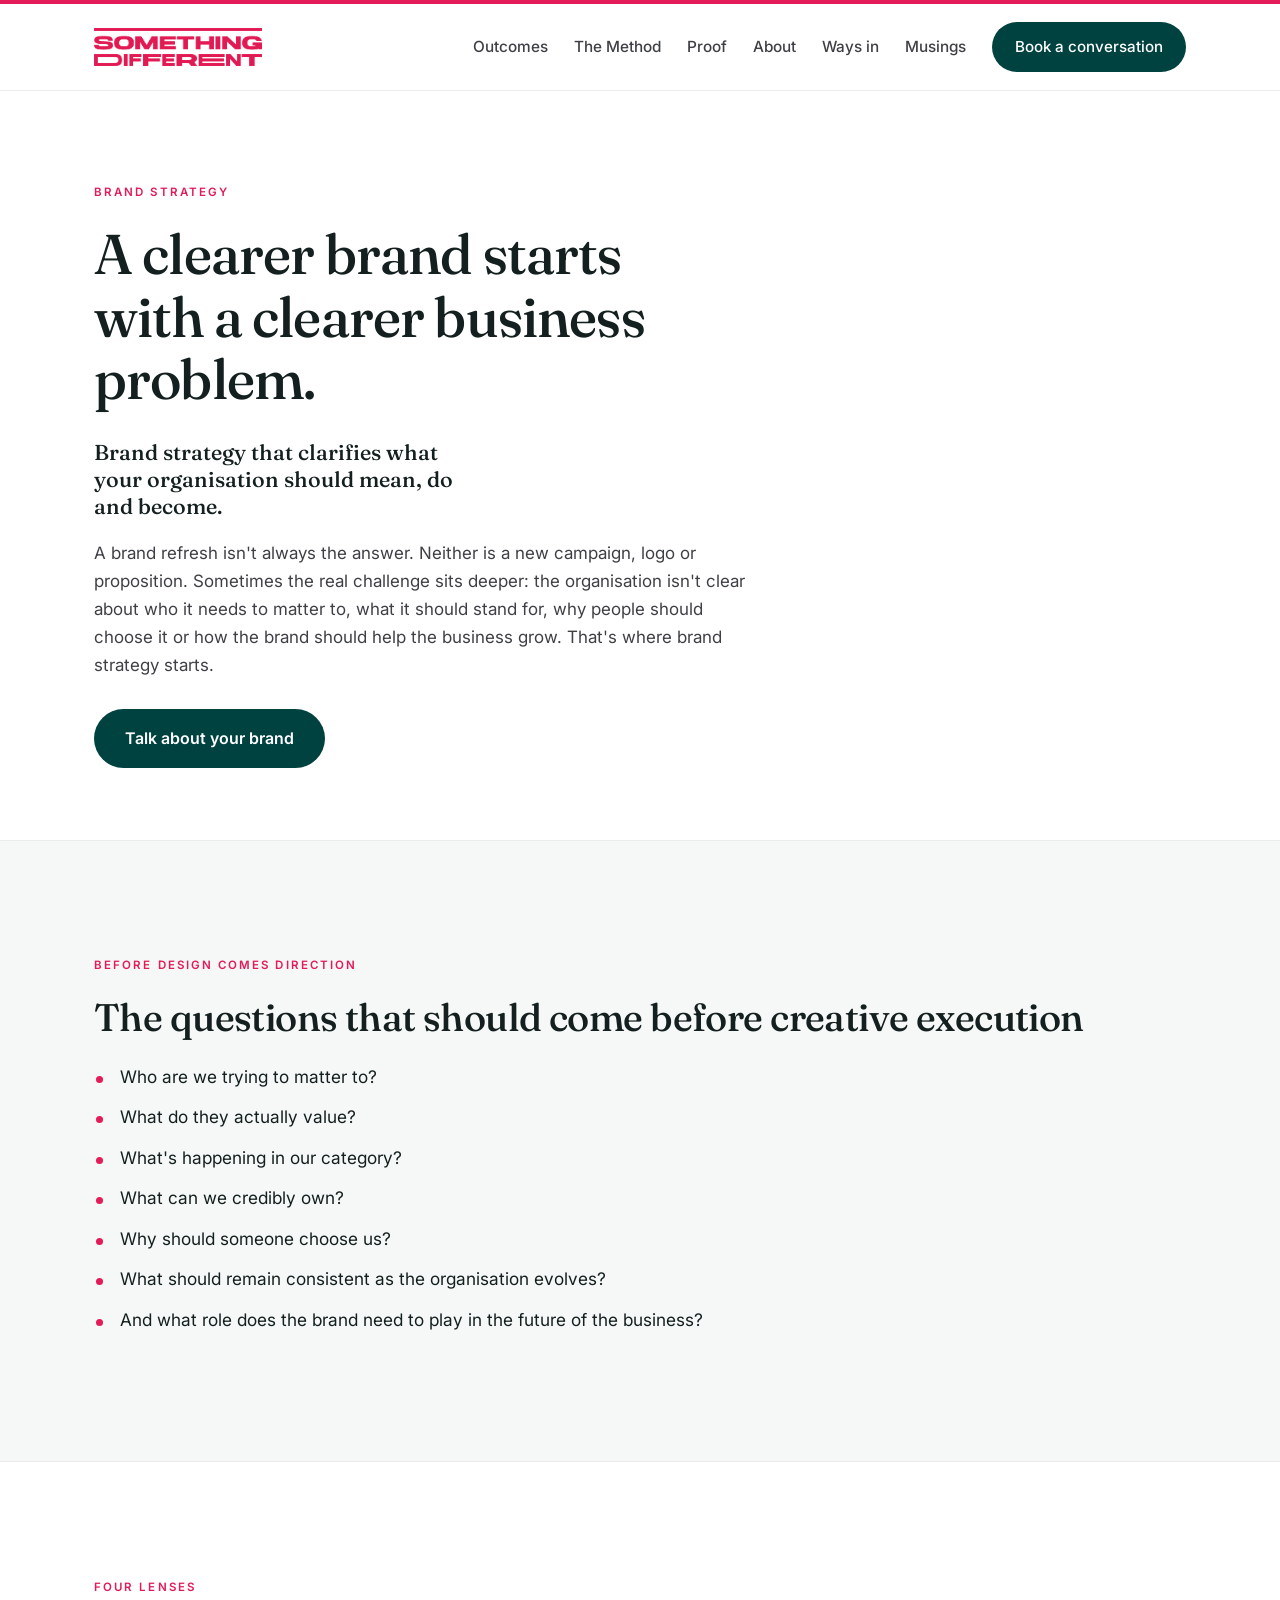
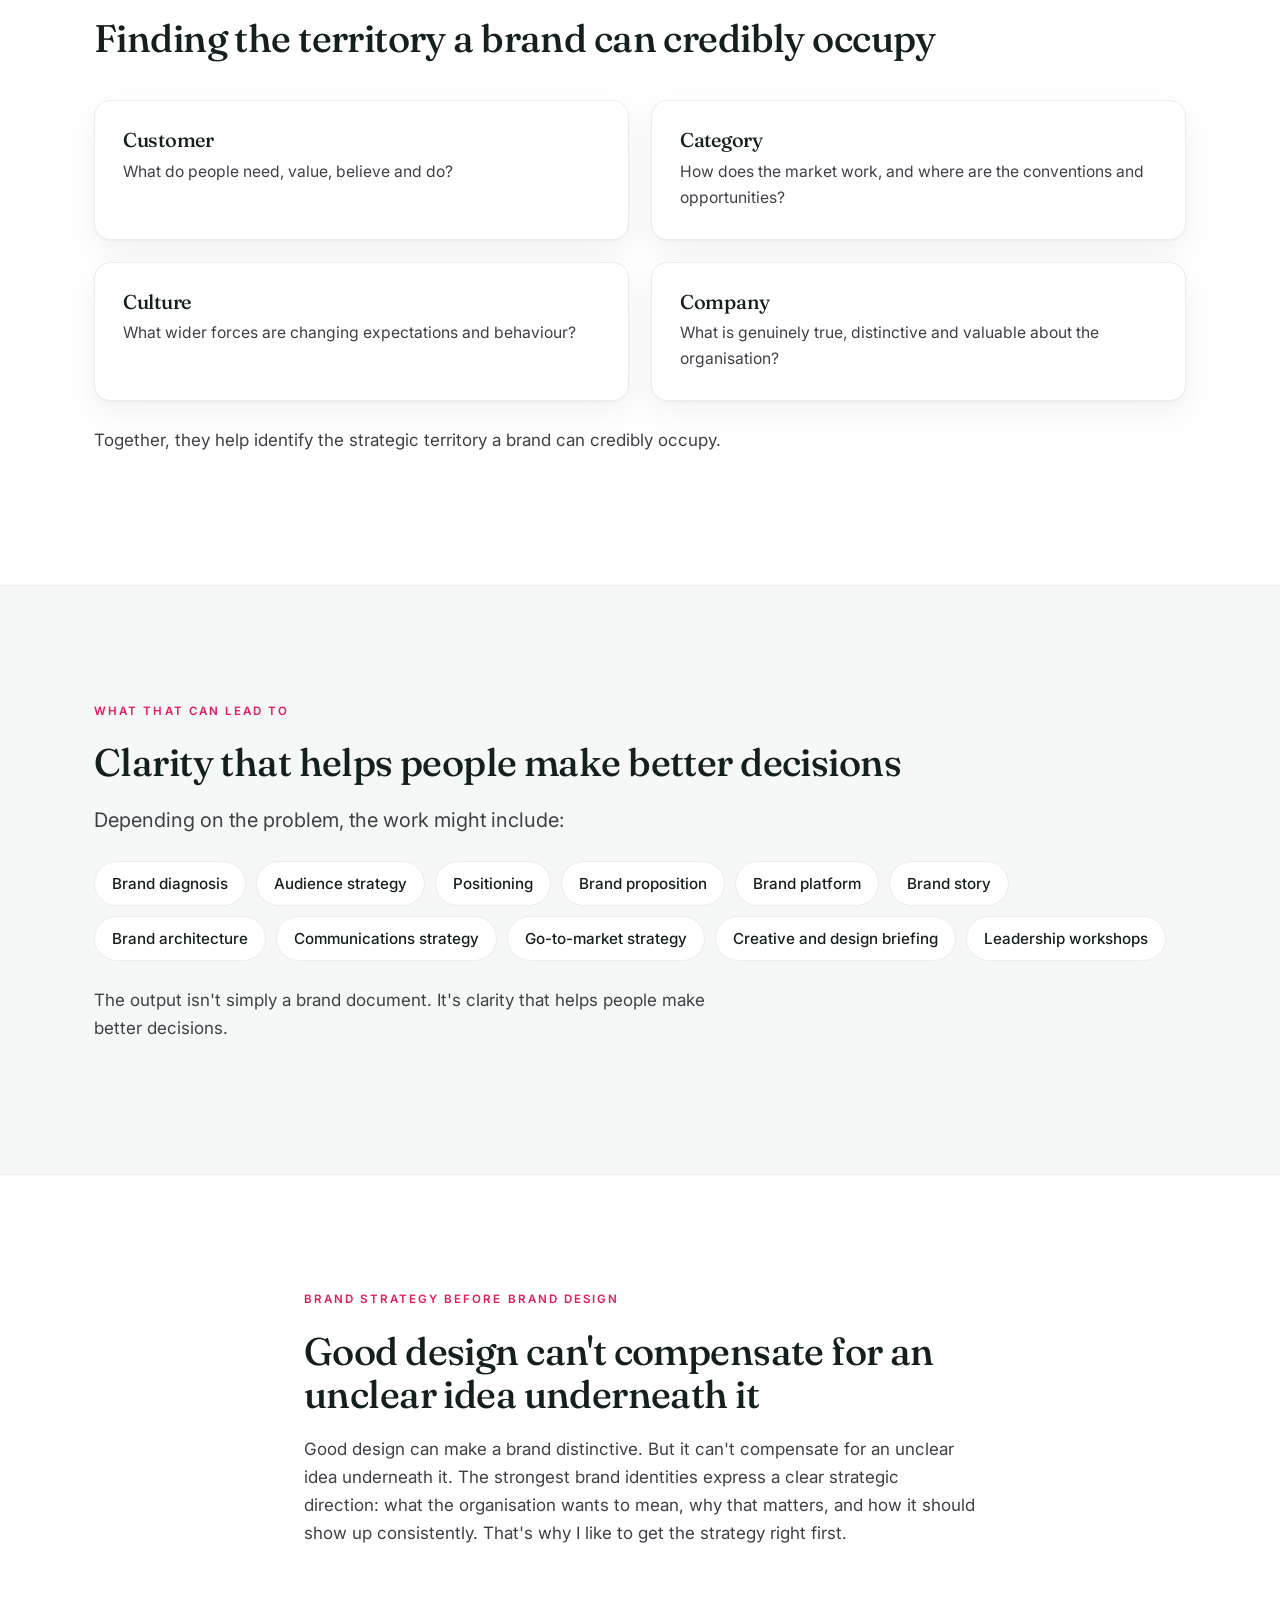
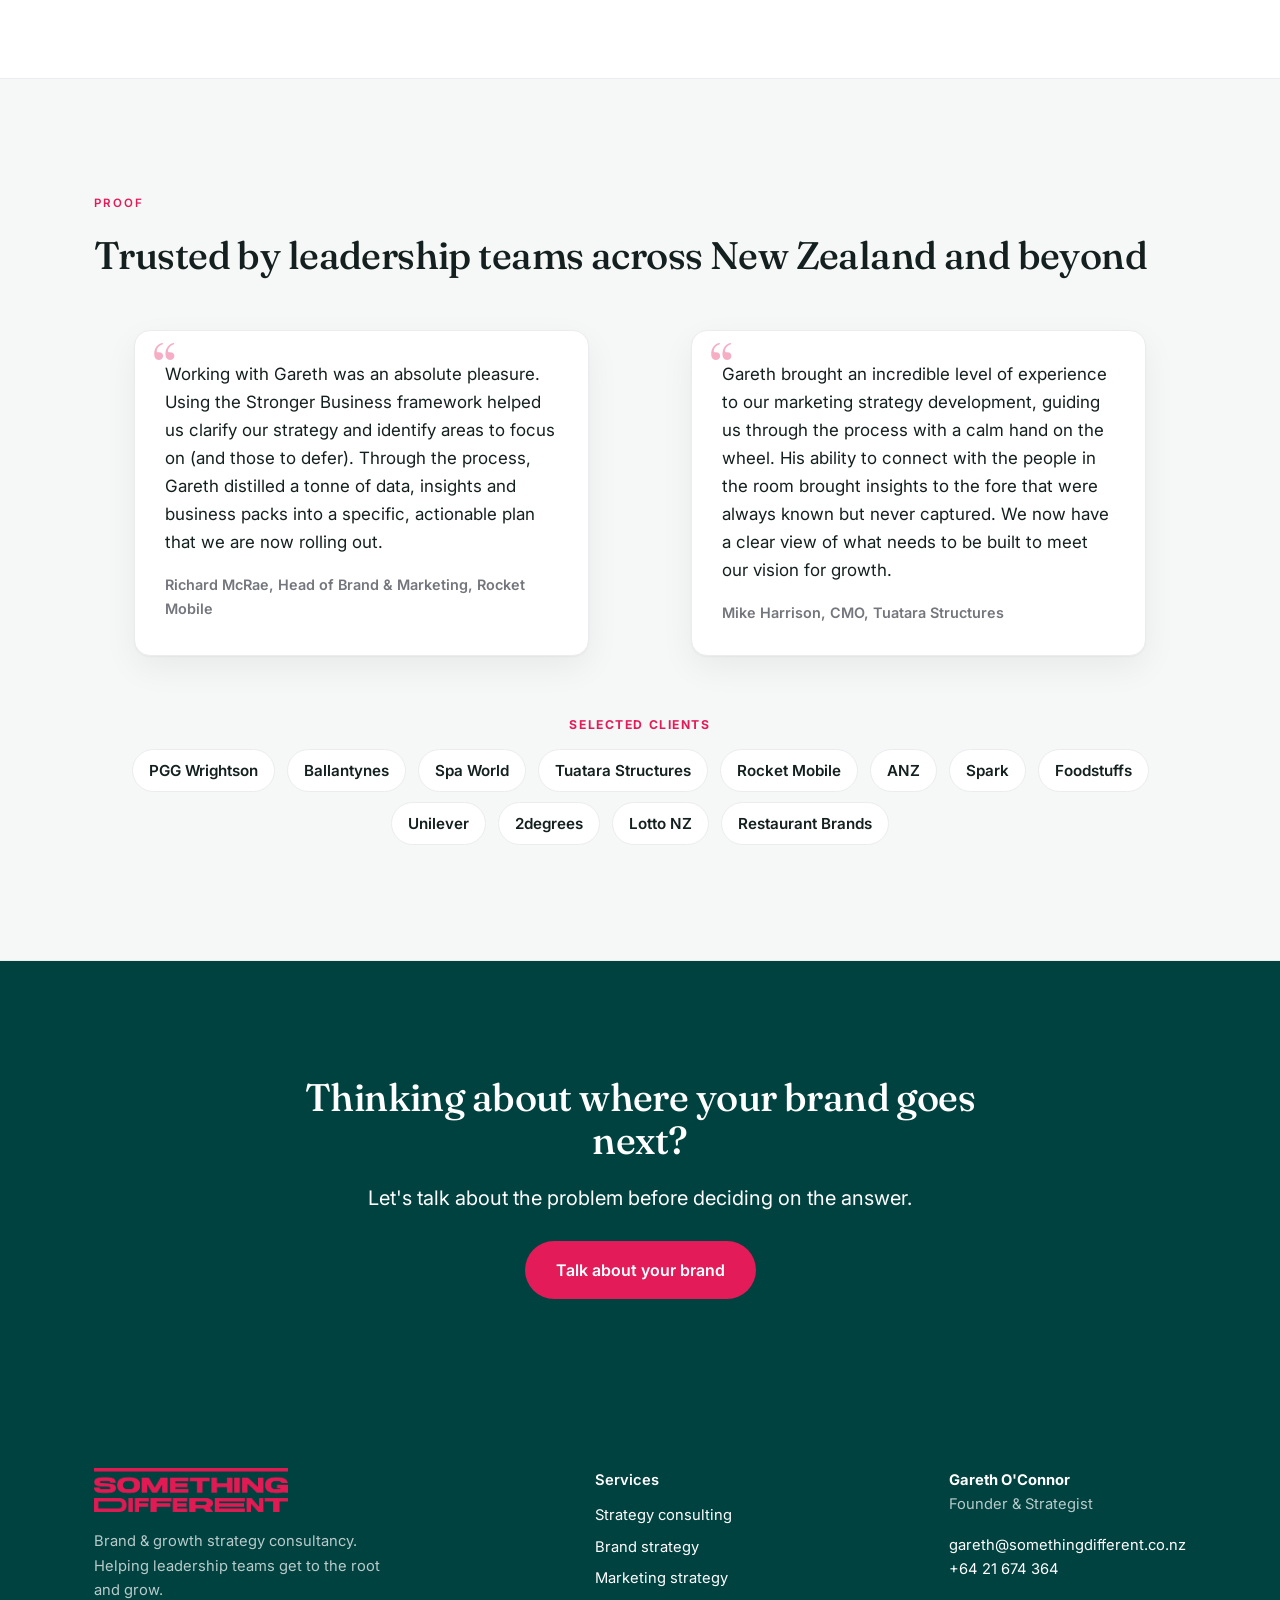
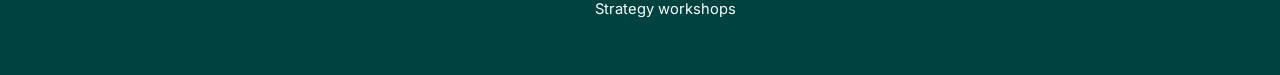
<file: brand-strategy.html>
<!DOCTYPE html>
<html lang="en-NZ">
<head>
<meta charset="UTF-8">
<meta name="viewport" content="width=device-width, initial-scale=1">
<!-- Google tag (gtag.js) -->
<script async src="https://www.googletagmanager.com/gtag/js?id=G-72K4162M29"></script>
<script>
  window.dataLayer = window.dataLayer || [];
  function gtag(){dataLayer.push(arguments);}
  gtag('js', new Date());
  gtag('config', 'G-72K4162M29');
</script>
<title>Brand Strategy Consultant NZ | Something Different</title>
<meta name="description" content="Independent brand strategy to clarify what your organisation should mean, why people should choose it and how the brand should help the business grow.">
<link rel="canonical" href="https://somethingdifferent.co.nz/brand-strategy">
<meta name="theme-color" content="#004240">
<link rel="icon" href="/assets/favicon.svg" type="image/svg+xml">
<link rel="icon" href="/assets/favicon.png" sizes="64x64">
<link rel="apple-touch-icon" href="/assets/favicon.png">
<meta property="og:type" content="website">
<meta property="og:site_name" content="Something Different">
<meta property="og:title" content="Brand Strategy Consultant NZ | Something Different">
<meta property="og:description" content="Independent brand strategy to clarify what your organisation should mean, why people should choose it and how the brand should help the business grow.">
<meta property="og:url" content="https://somethingdifferent.co.nz/brand-strategy">
<meta property="og:image" content="https://somethingdifferent.co.nz/assets/og-image.png">
<meta property="og:image:width" content="1200">
<meta property="og:image:height" content="630">
<meta name="twitter:card" content="summary_large_image">
<meta name="twitter:title" content="Brand Strategy Consultant NZ | Something Different">
<meta name="twitter:description" content="Independent brand strategy to clarify what your organisation should mean, why people should choose it and how the brand should help the business grow.">
<meta name="twitter:image" content="https://somethingdifferent.co.nz/assets/og-image.png">
<script type="application/ld+json">
{"@context":"https://schema.org","@type":"Service","serviceType":"Brand strategy consulting","name":"Brand Strategy","description":"Brand strategy that clarifies what your organisation should mean, do and become.","provider":{"@type":"Organization","name":"Something Different","url":"https://somethingdifferent.co.nz/"},"areaServed":"New Zealand","url":"https://somethingdifferent.co.nz/brand-strategy"}
</script>
<link rel="preconnect" href="https://fonts.googleapis.com">
<link rel="preconnect" href="https://fonts.gstatic.com" crossorigin>
<link href="https://fonts.googleapis.com/css2?family=Fraunces:opsz,wght@9..144,400;9..144,500;9..144,600&family=Inter:wght@400;500;600&display=swap" rel="stylesheet">
<link rel="stylesheet" href="assets/styles.css">
</head>
<body>
<header class="nav">
  <div class="container">
    <a class="brand" href="index.html"><img src="assets/logo.png" alt="Something Different"></a>
    <button class="nav-toggle" aria-label="Menu" onclick="document.getElementById('nav').classList.toggle('open')">&#9776;</button>
    <nav class="nav-links" id="nav">
      <a href="index.html#outcomes">Outcomes</a>
      <a href="index.html#method">The Method</a>
      <a href="index.html#proof">Proof</a>
      <a href="index.html#about">About</a>
      <a href="index.html#services">Ways in</a>
      <a href="musings.html">Musings</a>
      <a class="btn btn-primary" href="contact.html">Book a conversation</a>
    </nav>
  </div>
</header>

<section class="hero">
  <div class="container">
    <p class="eyebrow">Brand Strategy</p>
    <h1>A clearer brand starts with a clearer business problem.</h1>
    <p class="lp-lead">Brand strategy that clarifies what your organisation should mean, do and become.</p>
    <p style="max-width:60ch;margin-top:1.2rem;">A brand refresh isn't always the answer. Neither is a new campaign, logo or proposition. Sometimes the real challenge sits deeper: the organisation isn't clear about who it needs to matter to, what it should stand for, why people should choose it or how the brand should help the business grow. That's where brand strategy starts.</p>
    <div class="hero-cta"><a class="btn btn-primary" href="contact.html">Talk about your brand</a></div>
  </div>
</section>

<section class="section-alt">
  <div class="container">
    <p class="eyebrow">Before design comes direction</p>
    <h2>The questions that should come before creative execution</h2>
    <ul class="qlist">
      <li>Who are we trying to matter to?</li>
      <li>What do they actually value?</li>
      <li>What's happening in our category?</li>
      <li>What can we credibly own?</li>
      <li>Why should someone choose us?</li>
      <li>What should remain consistent as the organisation evolves?</li>
      <li>And what role does the brand need to play in the future of the business?</li>
    </ul>
  </div>
</section>

<section>
  <div class="container">
    <p class="eyebrow">Four lenses</p>
    <h2>Finding the territory a brand can credibly occupy</h2>
    <div class="steps">
      <div class="step"><h3>Customer</h3><p>What do people need, value, believe and do?</p></div>
      <div class="step"><h3>Category</h3><p>How does the market work, and where are the conventions and opportunities?</p></div>
      <div class="step"><h3>Culture</h3><p>What wider forces are changing expectations and behaviour?</p></div>
      <div class="step"><h3>Company</h3><p>What is genuinely true, distinctive and valuable about the organisation?</p></div>
    </div>
    <p style="margin-top:1.6rem;max-width:60ch;">Together, they help identify the strategic territory a brand can credibly occupy.</p>
  </div>
</section>

<section class="section-alt">
  <div class="container">
    <p class="eyebrow">What that can lead to</p>
    <h2>Clarity that helps people make better decisions</h2>
    <p class="lead">Depending on the problem, the work might include:</p>
    <ul class="pill-list">
      <li>Brand diagnosis</li><li>Audience strategy</li><li>Positioning</li><li>Brand proposition</li><li>Brand platform</li><li>Brand story</li><li>Brand architecture</li><li>Communications strategy</li><li>Go-to-market strategy</li><li>Creative and design briefing</li><li>Leadership workshops</li>
    </ul>
    <p style="margin-top:1.6rem;max-width:60ch;">The output isn't simply a brand document. It's clarity that helps people make better decisions.</p>
  </div>
</section>

<section>
  <div class="container narrow">
    <p class="eyebrow">Brand strategy before brand design</p>
    <h2>Good design can't compensate for an unclear idea underneath it</h2>
    <p>Good design can make a brand distinctive. But it can't compensate for an unclear idea underneath it. The strongest brand identities express a clear strategic direction: what the organisation wants to mean, why that matters, and how it should show up consistently. That's why I like to get the strategy right first.</p>
  </div>
</section>


<section class="section-alt">
  <div class="container">
    <p class="eyebrow">Proof</p>
    <h2>Trusted by leadership teams across New Zealand and beyond</h2>
    <div class="quotes">
      <blockquote class="quote">
        <p>Working with Gareth was an absolute pleasure. Using the Stronger Business framework helped us clarify our strategy and identify areas to focus on (and those to defer). Through the process, Gareth distilled a tonne of data, insights and business packs into a specific, actionable plan that we are now rolling out.</p>
        <cite>Richard McRae, Head of Brand &amp; Marketing, Rocket Mobile</cite>
      </blockquote>
      <blockquote class="quote">
        <p>Gareth brought an incredible level of experience to our marketing strategy development, guiding us through the process with a calm hand on the wheel. His ability to connect with the people in the room brought insights to the fore that were always known but never captured. We now have a clear view of what needs to be built to meet our vision for growth.</p>
        <cite>Mike Harrison, CMO, Tuatara Structures</cite>
      </blockquote>
    </div>
    <p class="client-label" style="margin-top:42px;text-align:center;">Selected clients</p>
    <div class="clients">
      <span>PGG Wrightson</span><span>Ballantynes</span><span>Spa World</span><span>Tuatara Structures</span><span>Rocket Mobile</span><span>ANZ</span><span>Spark</span><span>Foodstuffs</span><span>Unilever</span><span>2degrees</span><span>Lotto NZ</span><span>Restaurant Brands</span>
    </div>
  </div>
</section>
<section class="cta-band">
  <div class="container narrow">
    <h2>Thinking about where your brand goes next?</h2>
    <p class="lead">Let's talk about the problem before deciding on the answer.</p>
    <a class="btn btn-primary" href="contact.html" style="margin-top:10px;">Talk about your brand</a>
  </div>
</section>
<footer class="footer">
  <div class="container footer-grid">
    <div>
      <a class="brand" href="index.html"><img src="assets/logo.png" alt="Something Different"></a>
      <p style="margin-top:10px;max-width:32ch;">Brand &amp; growth strategy consultancy. Helping leadership teams get to the root and grow.</p>
    </div>
    <div class="footer-services">
      <span class="h">Services</span>
      <a href="strategy-consultant">Strategy consulting</a>
      <a href="brand-strategy">Brand strategy</a>
      <a href="marketing-strategy">Marketing strategy</a>
      <a href="strategy-workshops">Strategy workshops</a>
    </div>
    <div>
      <p><strong style="color:var(--ink)">Gareth O'Connor</strong><br>Founder &amp; Strategist</p>
      <p><a href="mailto:gareth@somethingdifferent.co.nz">gareth@somethingdifferent.co.nz</a><br><a href="tel:+6421674364">+64 21 674 364</a></p>
    </div>
  </div>
</footer>
</body>
</html>
</file>
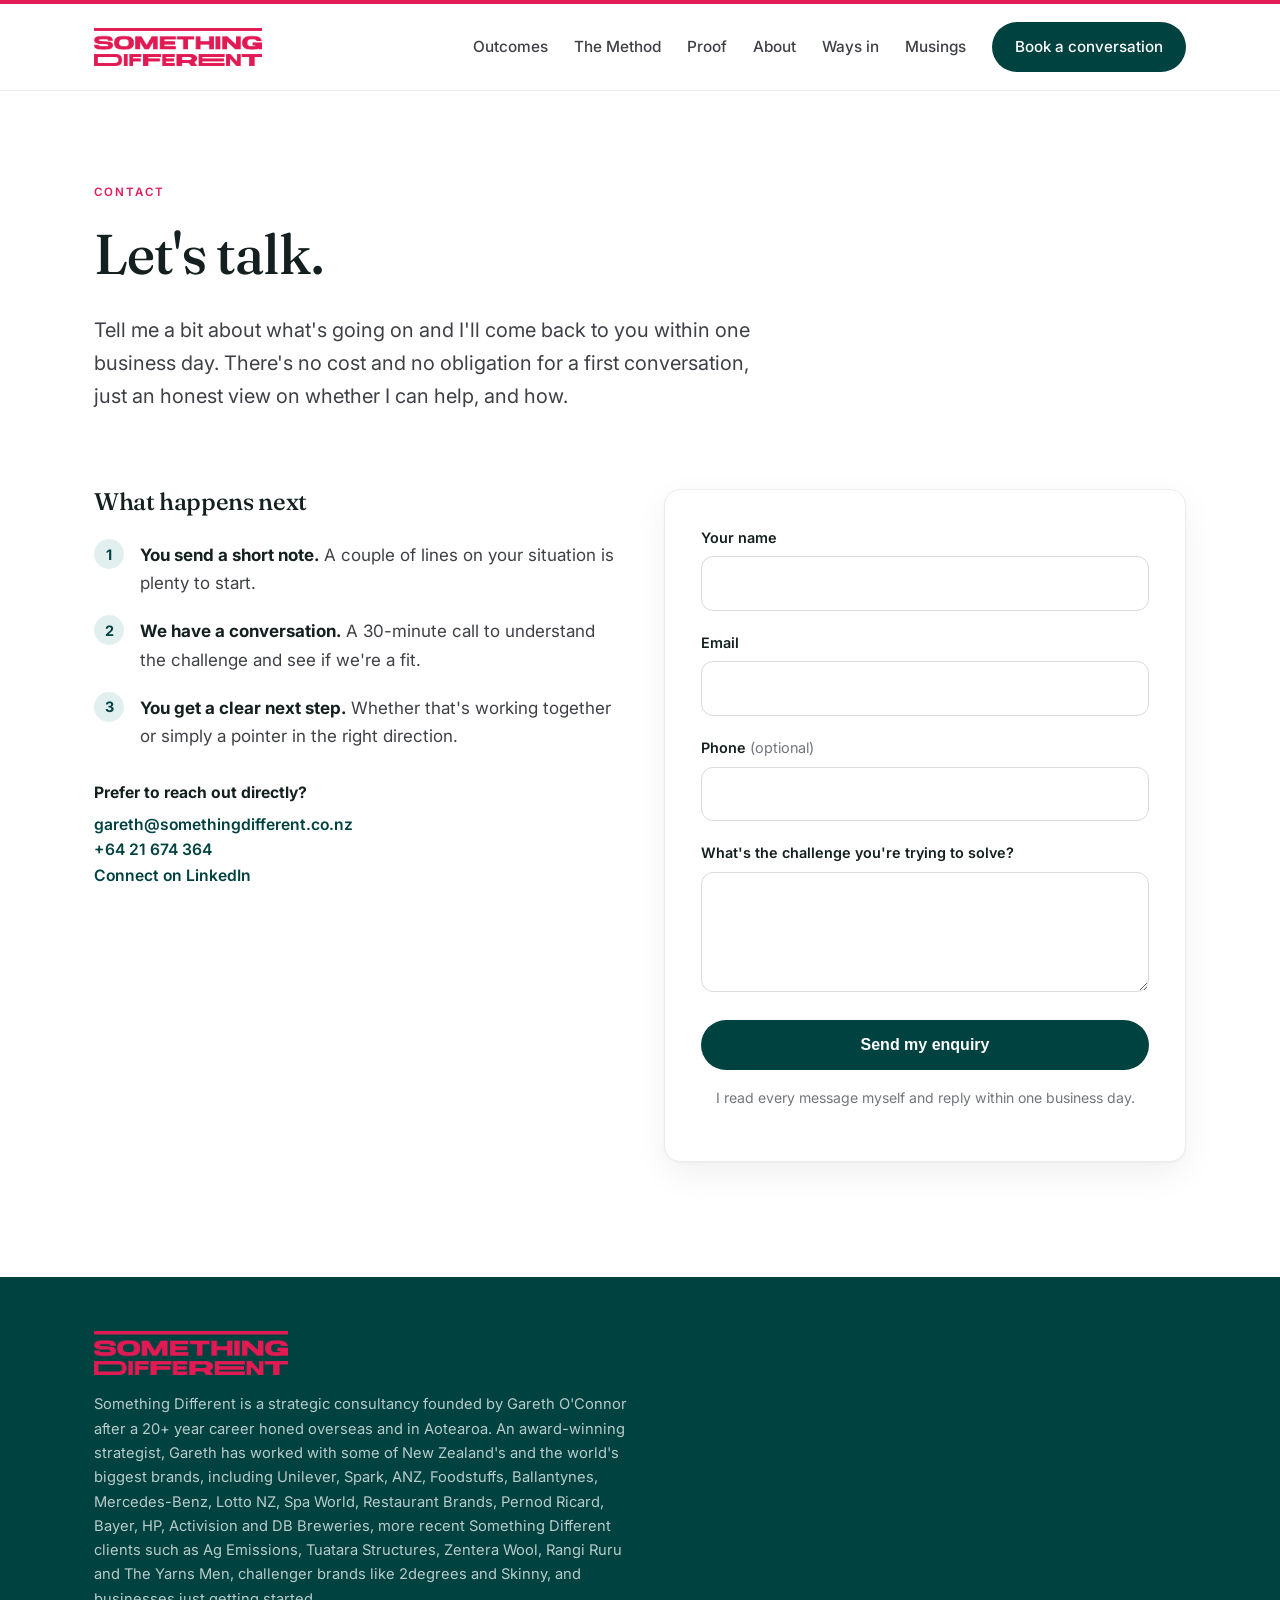
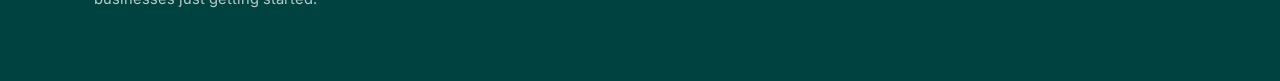
<file: contact.html>
<!DOCTYPE html>
<html lang="en-NZ">
<head>
<meta charset="UTF-8">
<meta name="viewport" content="width=device-width, initial-scale=1">
<!-- Google tag (gtag.js) -->
<script async src="https://www.googletagmanager.com/gtag/js?id=G-72K4162M29"></script>
<script>
  window.dataLayer = window.dataLayer || [];
  function gtag(){dataLayer.push(arguments);}
  gtag('js', new Date());
  gtag('config', 'G-72K4162M29');
</script>
<title>Contact Gareth O'Connor | Something Different</title>
<meta name="description" content="Get in touch with Gareth O'Connor. Tell me what's going on and I'll come back within one business day. No cost or obligation for a first conversation.">
<link rel="canonical" href="https://somethingdifferent.co.nz/contact.html">
<meta name="theme-color" content="#004240">
<link rel="icon" href="/assets/favicon.svg" type="image/svg+xml">
<link rel="icon" href="/assets/favicon.png" sizes="64x64">
<link rel="apple-touch-icon" href="/assets/favicon.png">
<meta property="og:type" content="website">
<meta property="og:site_name" content="Something Different">
<meta property="og:title" content="Contact Gareth O'Connor | Something Different">
<meta property="og:description" content="Tell me what's going on and I'll come back within one business day. No cost or obligation for a first conversation.">
<meta property="og:url" content="https://somethingdifferent.co.nz/contact.html">
<meta property="og:image" content="https://somethingdifferent.co.nz/assets/og-image.png">
<meta property="og:image:width" content="1200">
<meta property="og:image:height" content="630">
<meta name="twitter:card" content="summary_large_image">
<meta name="twitter:title" content="Contact Gareth O'Connor | Something Different">
<meta name="twitter:description" content="Tell me what's going on and I'll come back within one business day.">
<meta name="twitter:image" content="https://somethingdifferent.co.nz/assets/og-image.png">
<link rel="preconnect" href="https://fonts.googleapis.com">
<link rel="preconnect" href="https://fonts.gstatic.com" crossorigin>
<link href="https://fonts.googleapis.com/css2?family=Fraunces:opsz,wght@9..144,500;9..144,600&family=Inter:wght@400;500;600&display=swap" rel="stylesheet">
<link rel="stylesheet" href="assets/styles.css">
</head>
<body>

<header class="nav">
  <div class="container">
    <a class="brand" href="index.html"><img src="assets/logo.png" alt="Something Different"></a>
    <button class="nav-toggle" aria-label="Menu" onclick="document.getElementById('nav').classList.toggle('open')">☰</button>
    <nav class="nav-links" id="nav">
      <a href="index.html#outcomes">Outcomes</a>
      <a href="index.html#method">The Method</a>
      <a href="index.html#proof">Proof</a>
      <a href="index.html#about">About</a>
      <a href="index.html#services">Ways in</a>
      <a href="musings.html">Musings</a>
      <a class="btn btn-primary" href="#form">Book a conversation</a>
    </nav>
  </div>
</header>

<section class="hero" style="padding-bottom:40px;">
  <div class="container">
    <p class="eyebrow">Contact</p>
    <h1>Let's talk.</h1>
    <p class="lead" style="max-width:52ch;">Tell me a bit about what's going on and I'll come back to you within one business day. There's no cost and no obligation for a first conversation, just an honest view on whether I can help, and how.</p>
  </div>
</section>

<section style="padding-top:20px;">
  <div class="container">
    <div class="contact-grid">

      <div>
        <h2 style="font-size:1.5rem;">What happens next</h2>
        <ol class="steps-mini">
          <li><strong>You send a short note.</strong> A couple of lines on your situation is plenty to start.</li>
          <li><strong>We have a conversation.</strong> A 30-minute call to understand the challenge and see if we're a fit.</li>
          <li><strong>You get a clear next step.</strong> Whether that's working together or simply a pointer in the right direction.</li>
        </ol>

        <div class="contact-details">
          <p style="margin-bottom:6px;"><strong style="color:var(--ink)">Prefer to reach out directly?</strong></p>
          <p style="margin:0;">
            <a href="mailto:gareth@somethingdifferent.co.nz">gareth@somethingdifferent.co.nz</a><br>
            <a href="tel:+6421674364">+64 21 674 364</a><br>
            <a href="https://nz.linkedin.com/in/gareth-o-connor-3b755a29" target="_blank" rel="noopener">Connect on LinkedIn</a>
          </p>
        </div>
      </div>

      <!-- FORM — wired for Netlify Forms.
           Submissions appear in your Netlify dashboard (Forms tab) and email you.
           Set the notification email in Netlify: Site configuration > Forms >
           Form notifications > add email notification. -->
      <form id="form" class="form-card"
            name="contact"
            method="POST"
            data-netlify="true"
            netlify-honeypot="bot-field"
            action="/thanks.html">
        <input type="hidden" name="form-name" value="contact">
        <p hidden><label>Leave this empty: <input name="bot-field"></label></p>
        <div class="field">
          <label for="name">Your name</label>
          <input type="text" id="name" name="name" required>
        </div>
        <div class="field">
          <label for="email">Email</label>
          <input type="email" id="email" name="email" required>
        </div>
        <div class="field">
          <label for="phone">Phone <span class="muted" style="font-weight:400;">(optional)</span></label>
          <input type="tel" id="phone" name="phone">
        </div>
        <div class="field">
          <label for="message">What's the challenge you're trying to solve?</label>
          <textarea id="message" name="message" required></textarea>
        </div>
        <button type="submit" class="btn btn-primary">Send my enquiry</button>
        <p class="form-alt">I read every message myself and reply within one business day.</p>
      </form>

    </div>
  </div>
</section>

<footer class="footer">
  <div class="container footer-grid">
    <div>
      <a class="brand" href="index.html"><img src="assets/logo.png" alt="Something Different"></a>
      <p style="margin-top:10px;max-width:60ch;">Something Different is a strategic consultancy founded by Gareth O'Connor after a 20+ year career honed overseas and in Aotearoa. An award-winning strategist, Gareth has worked with some of New Zealand's and the world's biggest brands, including Unilever, Spark, ANZ, Foodstuffs, Ballantynes, Mercedes-Benz, Lotto NZ, Spa World, Restaurant Brands, Pernod Ricard, Bayer, HP, Activision and DB Breweries, more recent Something Different clients such as Ag Emissions, Tuatara Structures, Zentera Wool, Rangi Ruru and The Yarns Men, challenger brands like 2degrees and Skinny, and businesses just getting started.</p>
    </div>
  </div>
</footer>

</body>
</html>
</file>
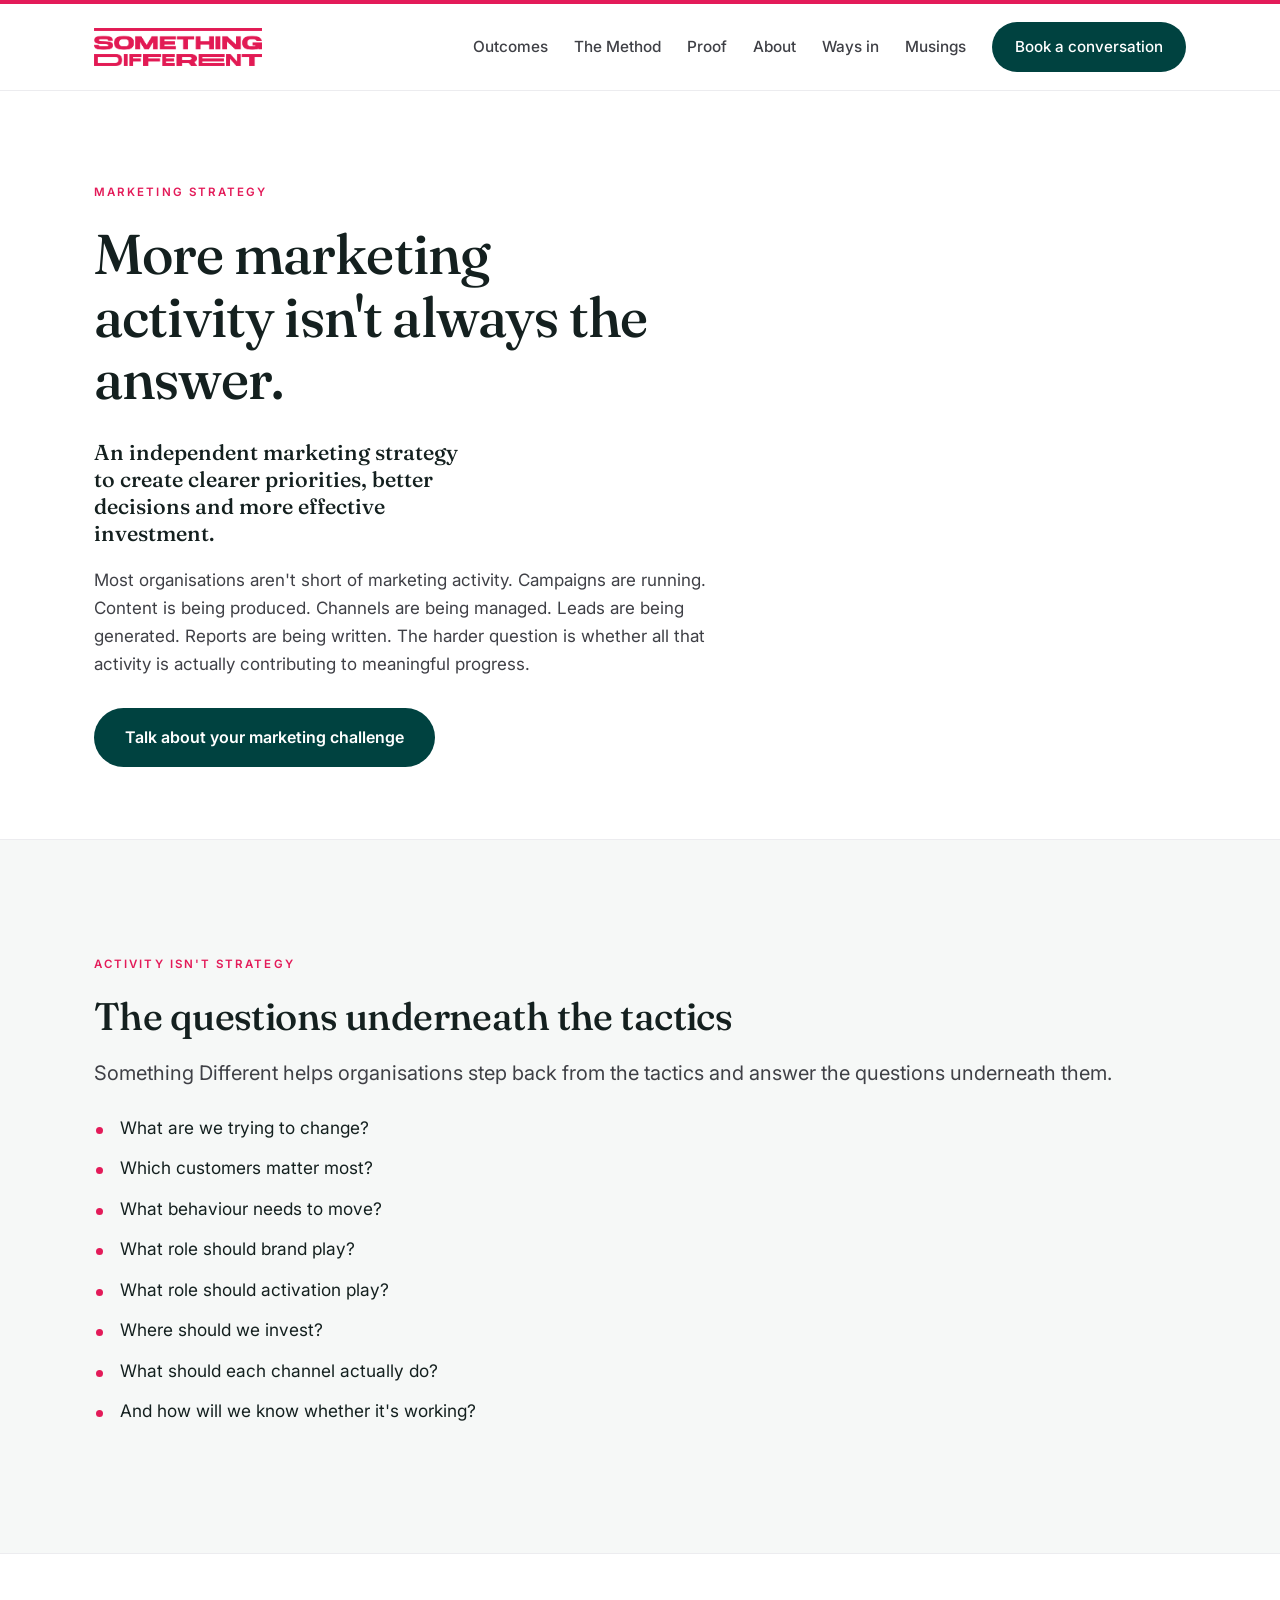
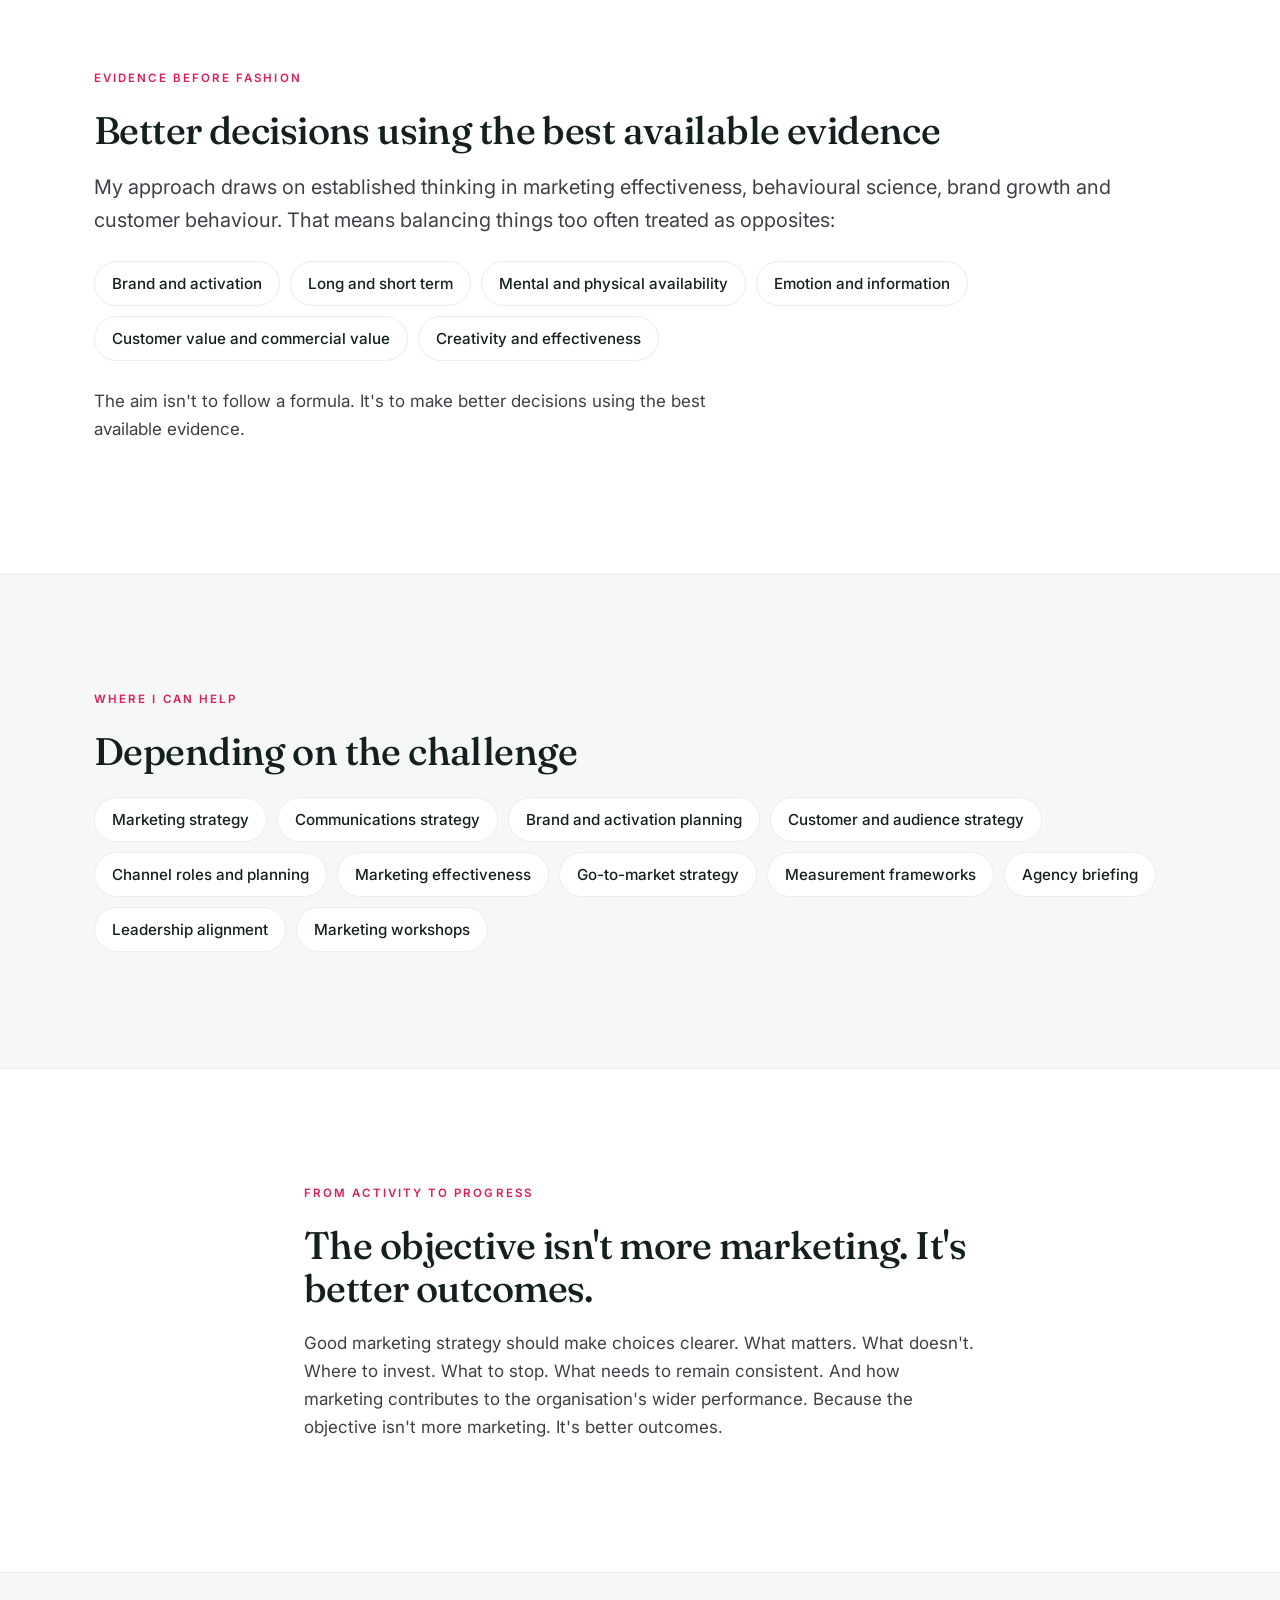
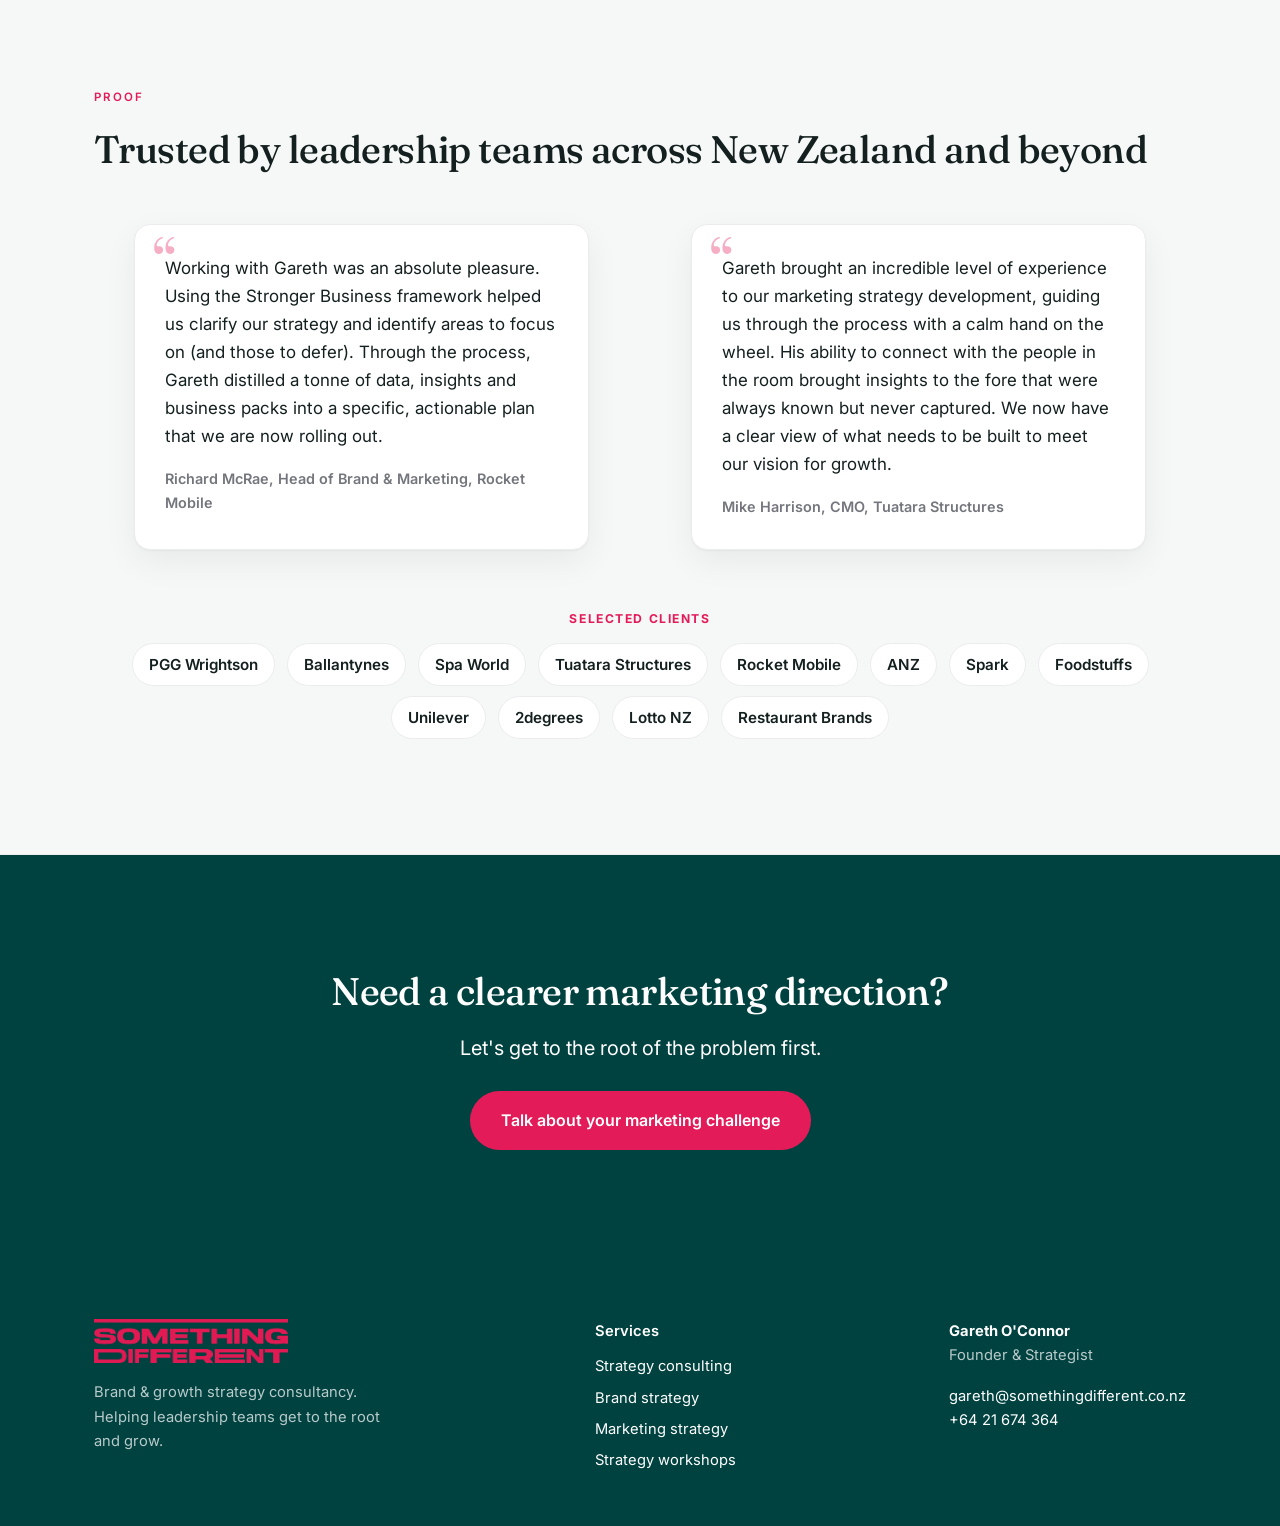
<file: marketing-strategy.html>
<!DOCTYPE html>
<html lang="en-NZ">
<head>
<meta charset="UTF-8">
<meta name="viewport" content="width=device-width, initial-scale=1">
<!-- Google tag (gtag.js) -->
<script async src="https://www.googletagmanager.com/gtag/js?id=G-72K4162M29"></script>
<script>
  window.dataLayer = window.dataLayer || [];
  function gtag(){dataLayer.push(arguments);}
  gtag('js', new Date());
  gtag('config', 'G-72K4162M29');
</script>
<title>Marketing Strategy Consultant NZ | Something Different</title>
<meta name="description" content="Independent marketing strategy for clearer priorities, better decisions and more effective investment across brand, customer, communications and marketing.">
<link rel="canonical" href="https://somethingdifferent.co.nz/marketing-strategy">
<meta name="theme-color" content="#004240">
<link rel="icon" href="/assets/favicon.svg" type="image/svg+xml">
<link rel="icon" href="/assets/favicon.png" sizes="64x64">
<link rel="apple-touch-icon" href="/assets/favicon.png">
<meta property="og:type" content="website">
<meta property="og:site_name" content="Something Different">
<meta property="og:title" content="Marketing Strategy Consultant NZ | Something Different">
<meta property="og:description" content="Independent marketing strategy for clearer priorities, better decisions and more effective investment across brand, customer, communications and marketing.">
<meta property="og:url" content="https://somethingdifferent.co.nz/marketing-strategy">
<meta property="og:image" content="https://somethingdifferent.co.nz/assets/og-image.png">
<meta property="og:image:width" content="1200">
<meta property="og:image:height" content="630">
<meta name="twitter:card" content="summary_large_image">
<meta name="twitter:title" content="Marketing Strategy Consultant NZ | Something Different">
<meta name="twitter:description" content="Independent marketing strategy for clearer priorities, better decisions and more effective investment across brand, customer, communications and marketing.">
<meta name="twitter:image" content="https://somethingdifferent.co.nz/assets/og-image.png">
<script type="application/ld+json">
{"@context":"https://schema.org","@type":"Service","serviceType":"Marketing strategy consulting","name":"Marketing Strategy","description":"Independent marketing strategy to create clearer priorities, better decisions and more effective investment.","provider":{"@type":"Organization","name":"Something Different","url":"https://somethingdifferent.co.nz/"},"areaServed":"New Zealand","url":"https://somethingdifferent.co.nz/marketing-strategy"}
</script>
<link rel="preconnect" href="https://fonts.googleapis.com">
<link rel="preconnect" href="https://fonts.gstatic.com" crossorigin>
<link href="https://fonts.googleapis.com/css2?family=Fraunces:opsz,wght@9..144,400;9..144,500;9..144,600&family=Inter:wght@400;500;600&display=swap" rel="stylesheet">
<link rel="stylesheet" href="assets/styles.css">
</head>
<body>
<header class="nav">
  <div class="container">
    <a class="brand" href="index.html"><img src="assets/logo.png" alt="Something Different"></a>
    <button class="nav-toggle" aria-label="Menu" onclick="document.getElementById('nav').classList.toggle('open')">&#9776;</button>
    <nav class="nav-links" id="nav">
      <a href="index.html#outcomes">Outcomes</a>
      <a href="index.html#method">The Method</a>
      <a href="index.html#proof">Proof</a>
      <a href="index.html#about">About</a>
      <a href="index.html#services">Ways in</a>
      <a href="musings.html">Musings</a>
      <a class="btn btn-primary" href="contact.html">Book a conversation</a>
    </nav>
  </div>
</header>

<section class="hero">
  <div class="container">
    <p class="eyebrow">Marketing Strategy</p>
    <h1>More marketing activity isn't always the answer.</h1>
    <p class="lp-lead">An independent marketing strategy to create clearer priorities, better decisions and more effective investment.</p>
    <p style="max-width:60ch;margin-top:1.2rem;">Most organisations aren't short of marketing activity. Campaigns are running. Content is being produced. Channels are being managed. Leads are being generated. Reports are being written. The harder question is whether all that activity is actually contributing to meaningful progress.</p>
    <div class="hero-cta"><a class="btn btn-primary" href="contact.html">Talk about your marketing challenge</a></div>
  </div>
</section>

<section class="section-alt">
  <div class="container">
    <p class="eyebrow">Activity isn't strategy</p>
    <h2>The questions underneath the tactics</h2>
    <p class="lead">Something Different helps organisations step back from the tactics and answer the questions underneath them.</p>
    <ul class="qlist">
      <li>What are we trying to change?</li>
      <li>Which customers matter most?</li>
      <li>What behaviour needs to move?</li>
      <li>What role should brand play?</li>
      <li>What role should activation play?</li>
      <li>Where should we invest?</li>
      <li>What should each channel actually do?</li>
      <li>And how will we know whether it's working?</li>
    </ul>
  </div>
</section>

<section>
  <div class="container">
    <p class="eyebrow">Evidence before fashion</p>
    <h2>Better decisions using the best available evidence</h2>
    <p class="lead">My approach draws on established thinking in marketing effectiveness, behavioural science, brand growth and customer behaviour. That means balancing things too often treated as opposites:</p>
    <ul class="pill-list">
      <li>Brand and activation</li><li>Long and short term</li><li>Mental and physical availability</li><li>Emotion and information</li><li>Customer value and commercial value</li><li>Creativity and effectiveness</li>
    </ul>
    <p style="margin-top:1.6rem;max-width:60ch;">The aim isn't to follow a formula. It's to make better decisions using the best available evidence.</p>
  </div>
</section>

<section class="section-alt">
  <div class="container">
    <p class="eyebrow">Where I can help</p>
    <h2>Depending on the challenge</h2>
    <ul class="pill-list">
      <li>Marketing strategy</li><li>Communications strategy</li><li>Brand and activation planning</li><li>Customer and audience strategy</li><li>Channel roles and planning</li><li>Marketing effectiveness</li><li>Go-to-market strategy</li><li>Measurement frameworks</li><li>Agency briefing</li><li>Leadership alignment</li><li>Marketing workshops</li>
    </ul>
  </div>
</section>

<section>
  <div class="container narrow">
    <p class="eyebrow">From activity to progress</p>
    <h2>The objective isn't more marketing. It's better outcomes.</h2>
    <p>Good marketing strategy should make choices clearer. What matters. What doesn't. Where to invest. What to stop. What needs to remain consistent. And how marketing contributes to the organisation's wider performance. Because the objective isn't more marketing. It's better outcomes.</p>
  </div>
</section>


<section class="section-alt">
  <div class="container">
    <p class="eyebrow">Proof</p>
    <h2>Trusted by leadership teams across New Zealand and beyond</h2>
    <div class="quotes">
      <blockquote class="quote">
        <p>Working with Gareth was an absolute pleasure. Using the Stronger Business framework helped us clarify our strategy and identify areas to focus on (and those to defer). Through the process, Gareth distilled a tonne of data, insights and business packs into a specific, actionable plan that we are now rolling out.</p>
        <cite>Richard McRae, Head of Brand &amp; Marketing, Rocket Mobile</cite>
      </blockquote>
      <blockquote class="quote">
        <p>Gareth brought an incredible level of experience to our marketing strategy development, guiding us through the process with a calm hand on the wheel. His ability to connect with the people in the room brought insights to the fore that were always known but never captured. We now have a clear view of what needs to be built to meet our vision for growth.</p>
        <cite>Mike Harrison, CMO, Tuatara Structures</cite>
      </blockquote>
    </div>
    <p class="client-label" style="margin-top:42px;text-align:center;">Selected clients</p>
    <div class="clients">
      <span>PGG Wrightson</span><span>Ballantynes</span><span>Spa World</span><span>Tuatara Structures</span><span>Rocket Mobile</span><span>ANZ</span><span>Spark</span><span>Foodstuffs</span><span>Unilever</span><span>2degrees</span><span>Lotto NZ</span><span>Restaurant Brands</span>
    </div>
  </div>
</section>
<section class="cta-band">
  <div class="container narrow">
    <h2>Need a clearer marketing direction?</h2>
    <p class="lead">Let's get to the root of the problem first.</p>
    <a class="btn btn-primary" href="contact.html" style="margin-top:10px;">Talk about your marketing challenge</a>
  </div>
</section>
<footer class="footer">
  <div class="container footer-grid">
    <div>
      <a class="brand" href="index.html"><img src="assets/logo.png" alt="Something Different"></a>
      <p style="margin-top:10px;max-width:32ch;">Brand &amp; growth strategy consultancy. Helping leadership teams get to the root and grow.</p>
    </div>
    <div class="footer-services">
      <span class="h">Services</span>
      <a href="strategy-consultant">Strategy consulting</a>
      <a href="brand-strategy">Brand strategy</a>
      <a href="marketing-strategy">Marketing strategy</a>
      <a href="strategy-workshops">Strategy workshops</a>
    </div>
    <div>
      <p><strong style="color:var(--ink)">Gareth O'Connor</strong><br>Founder &amp; Strategist</p>
      <p><a href="mailto:gareth@somethingdifferent.co.nz">gareth@somethingdifferent.co.nz</a><br><a href="tel:+6421674364">+64 21 674 364</a></p>
    </div>
  </div>
</footer>
</body>
</html>
</file>
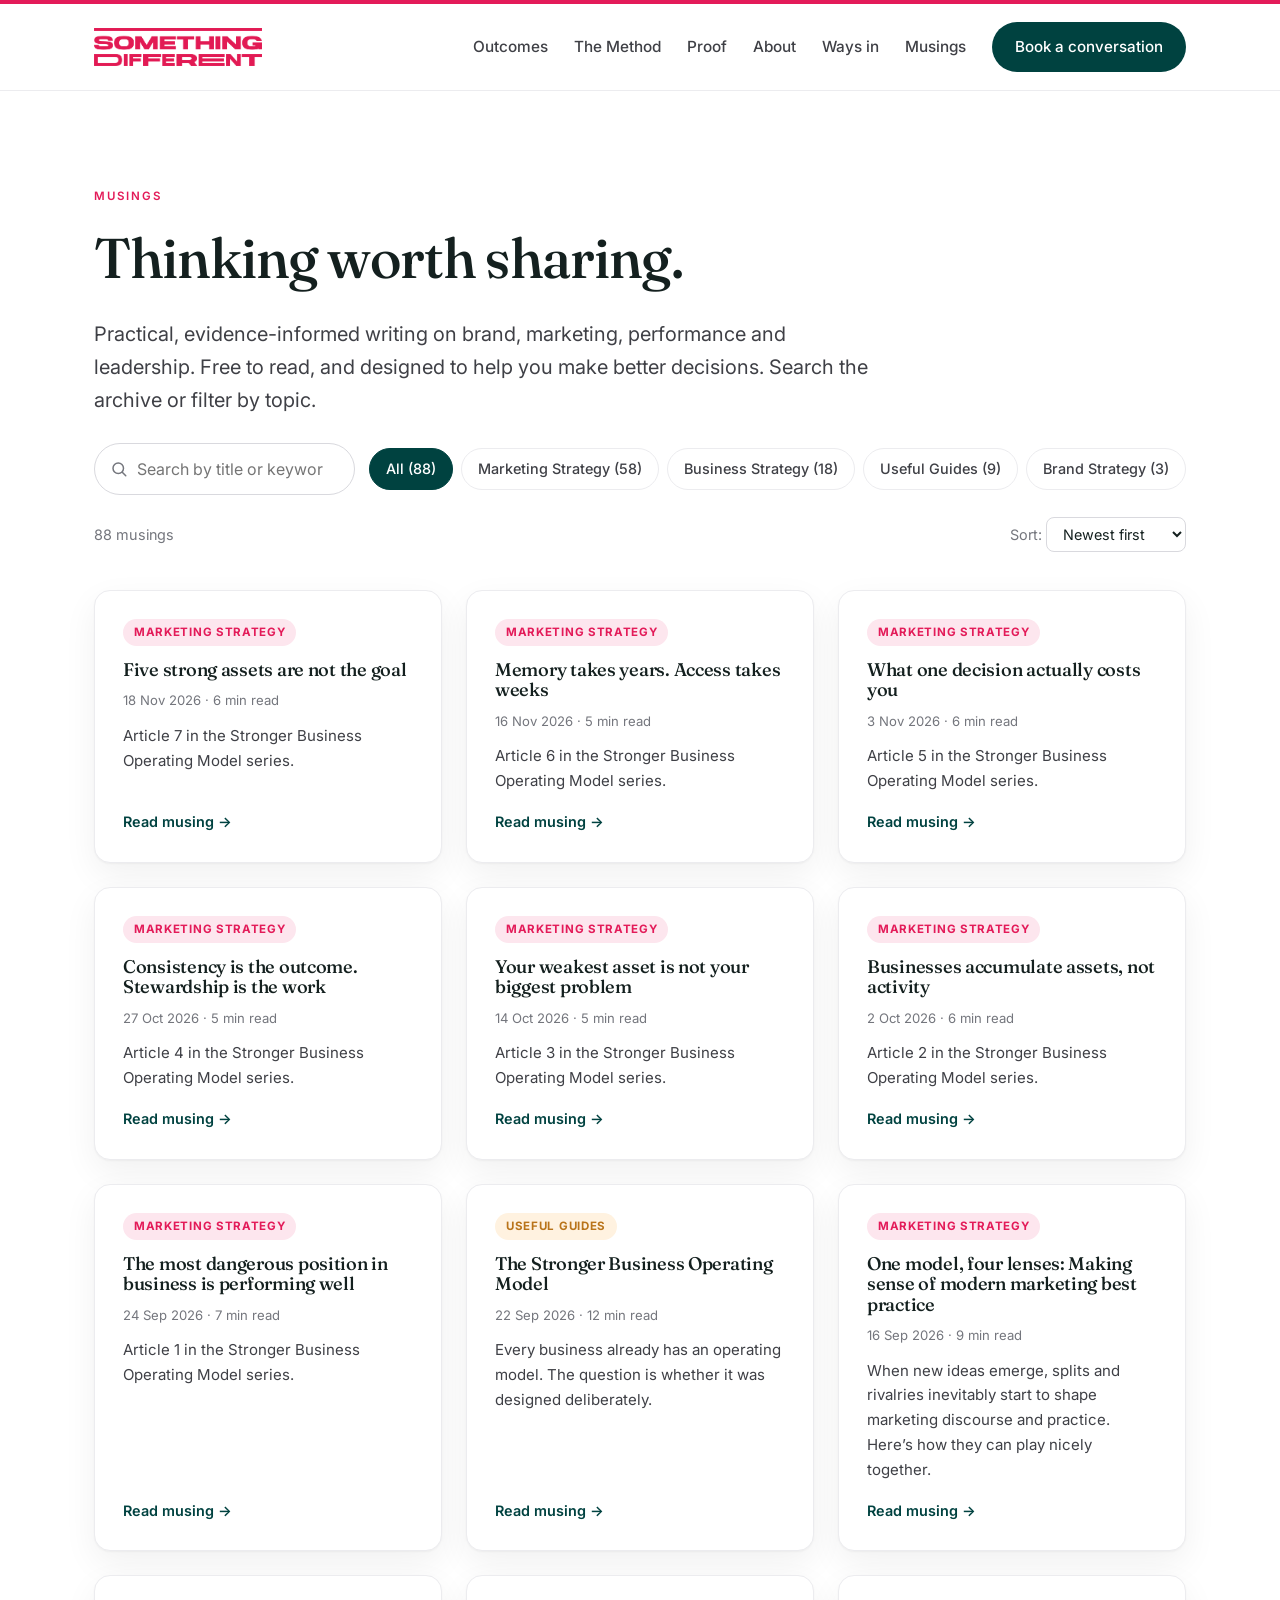
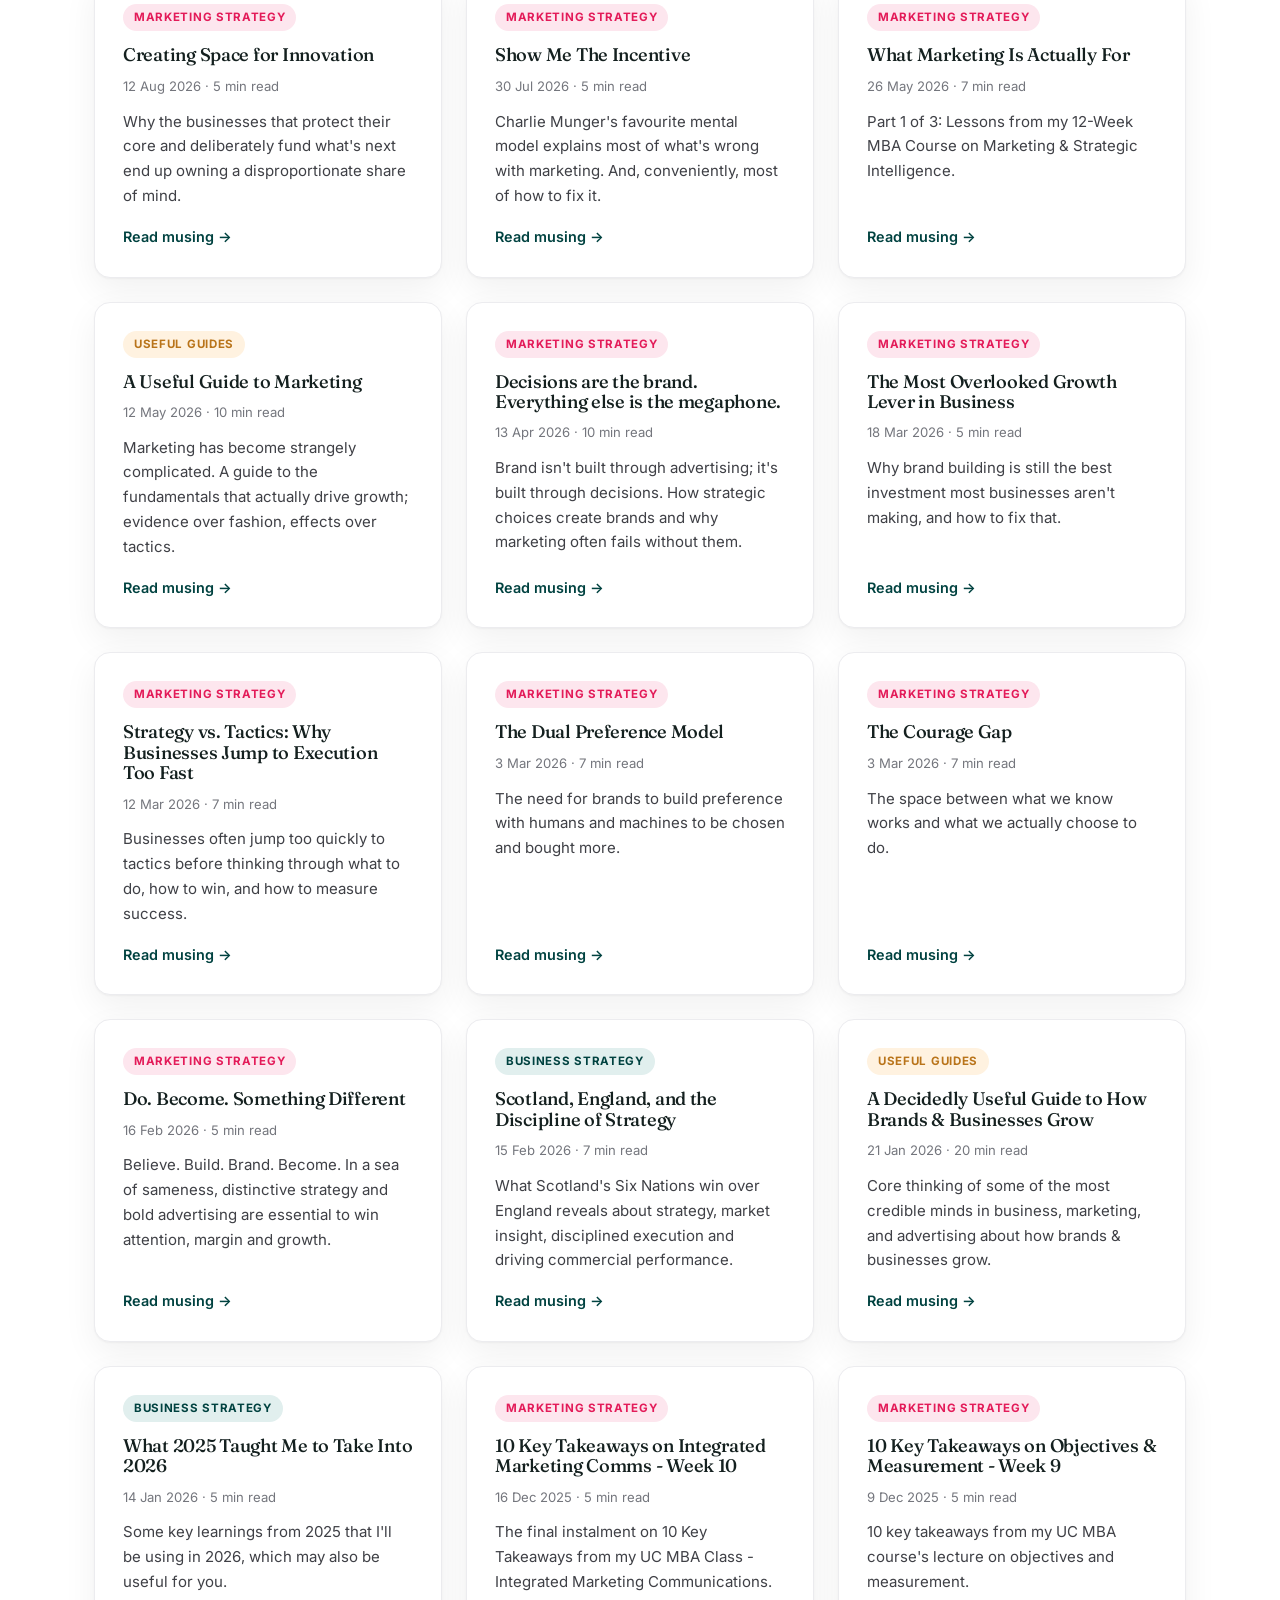
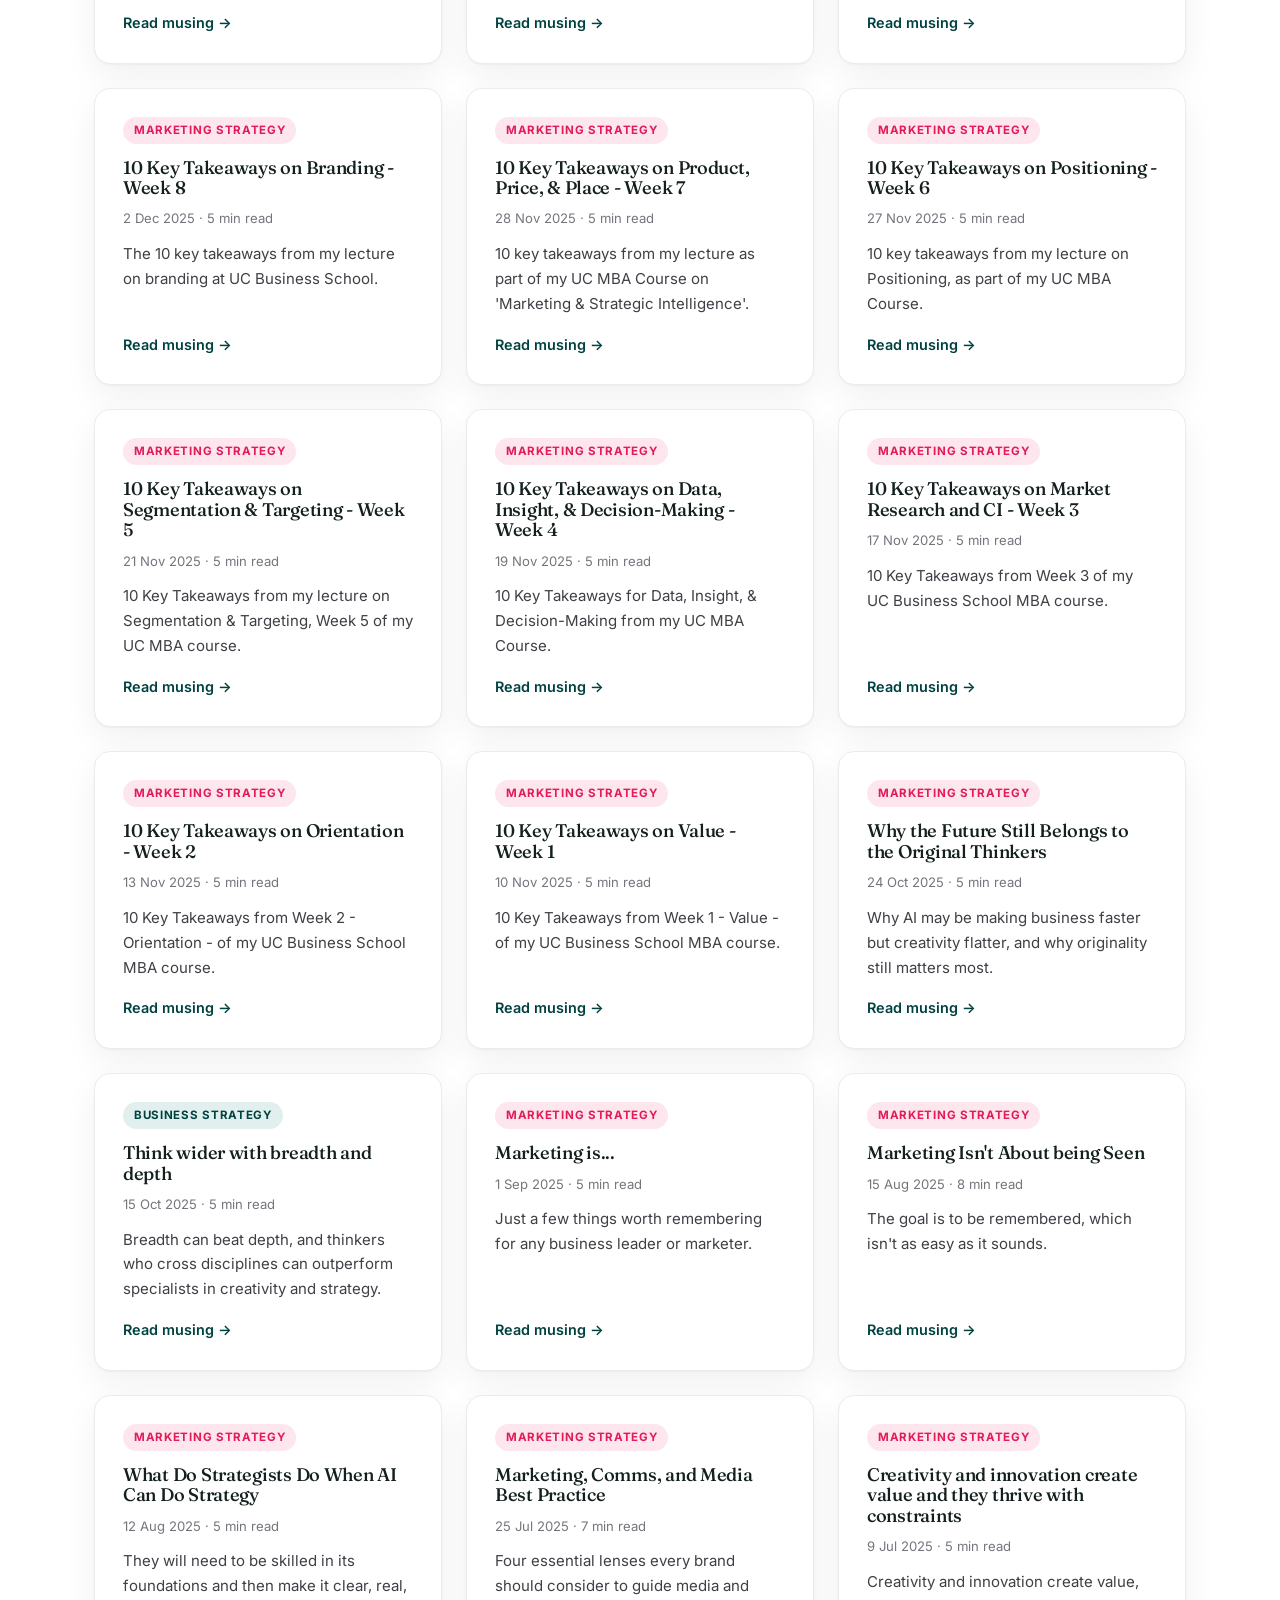
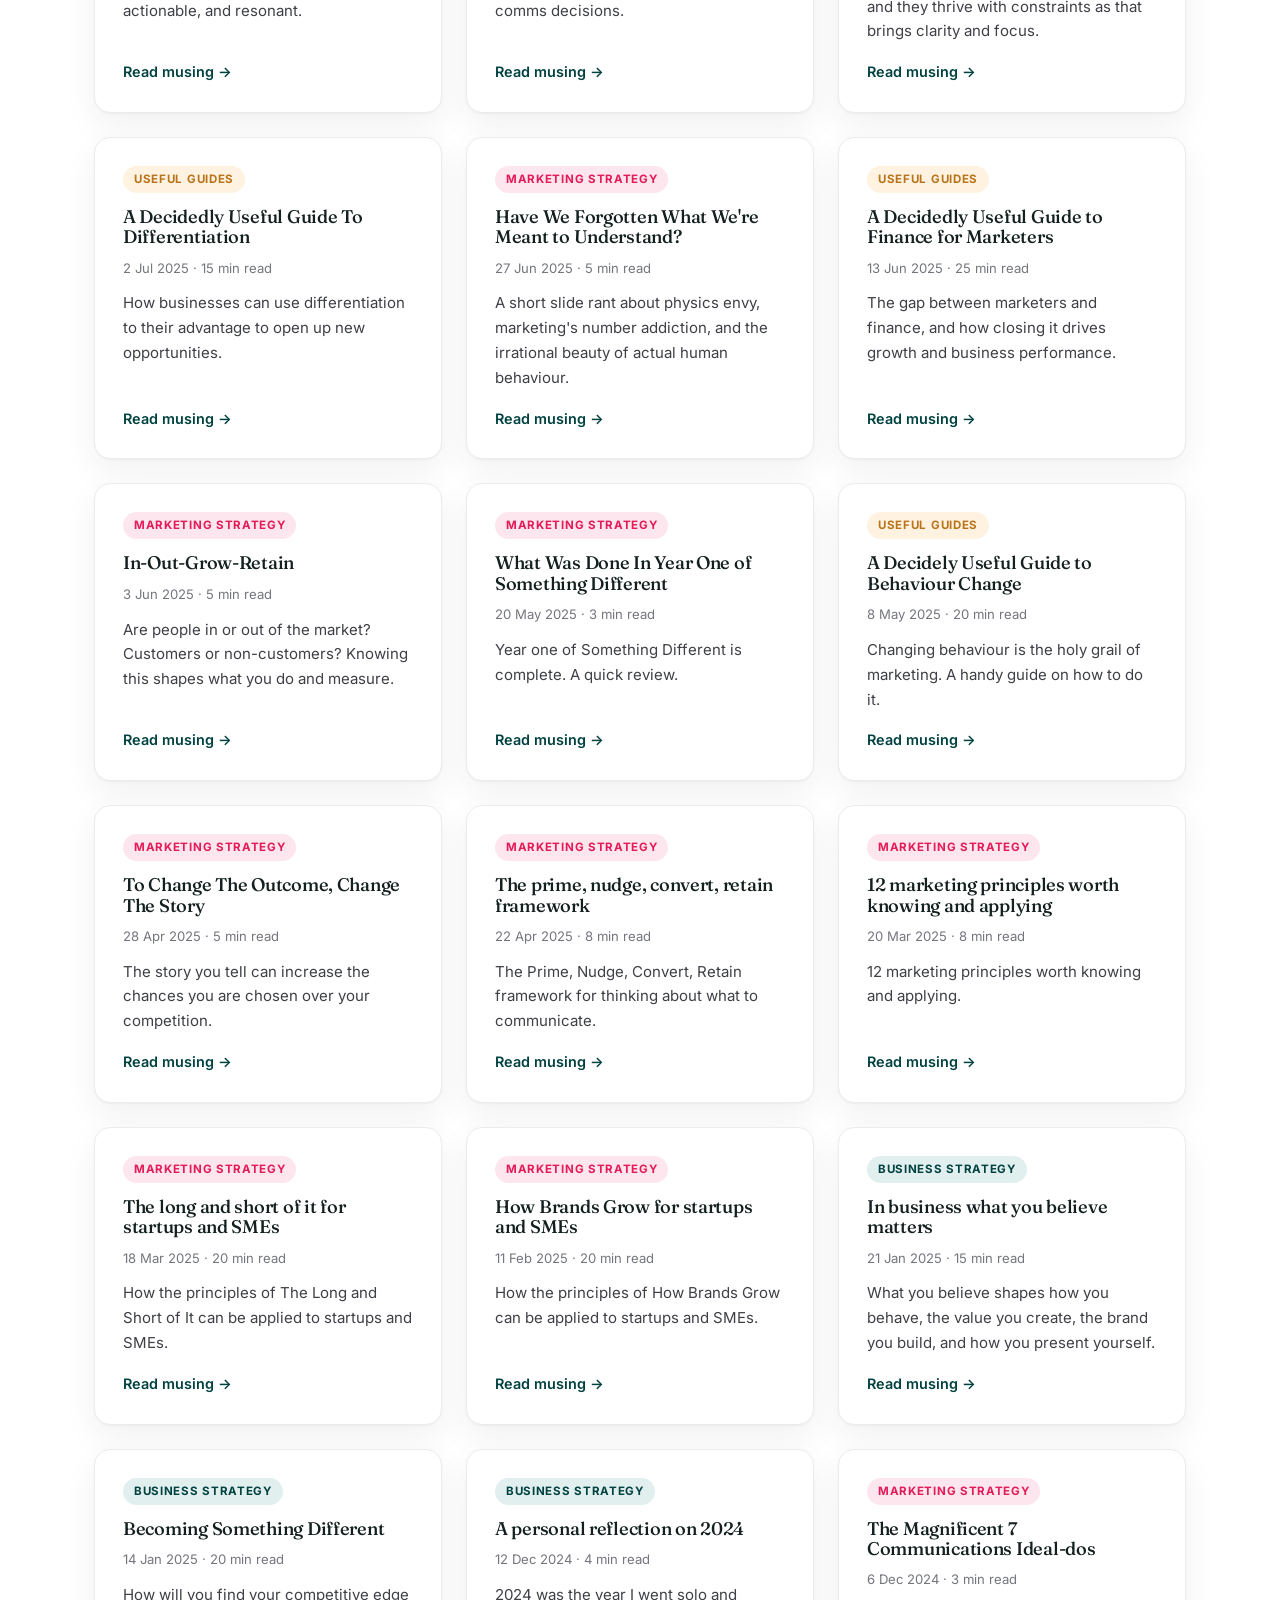
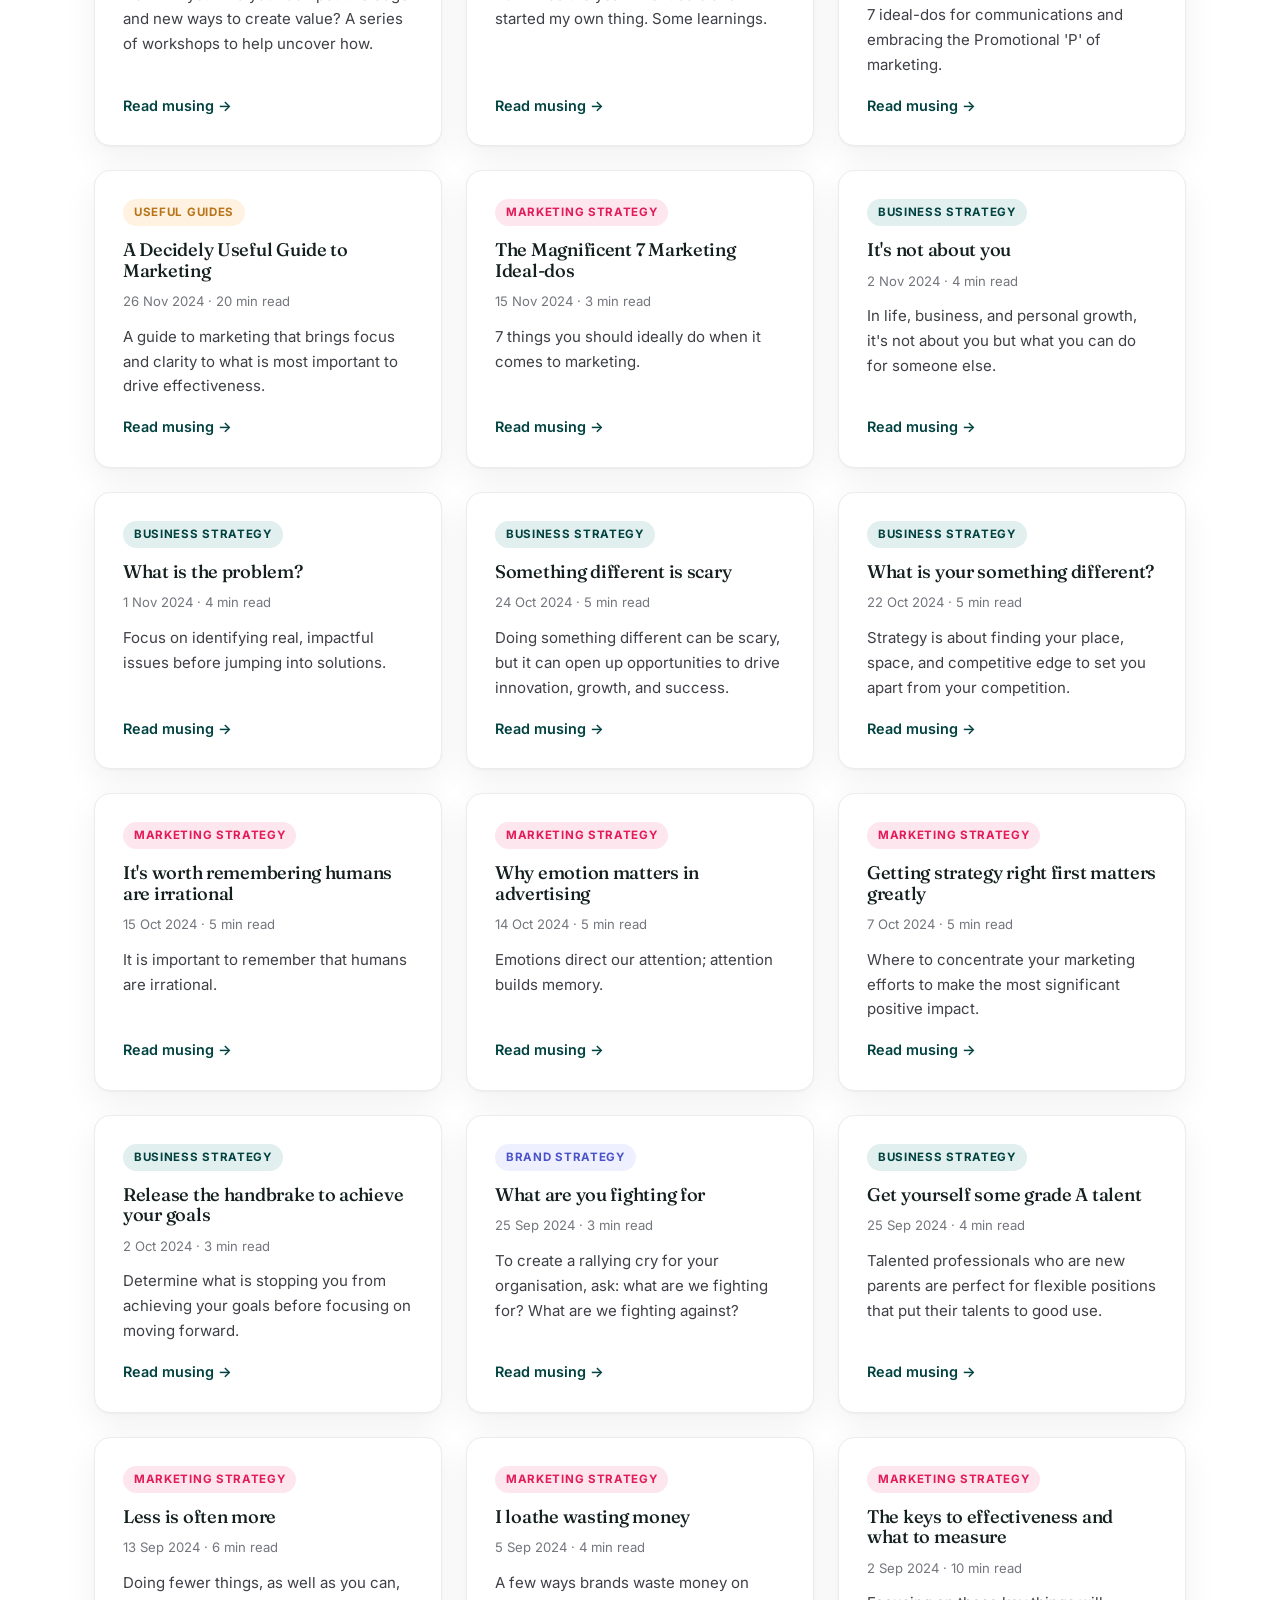
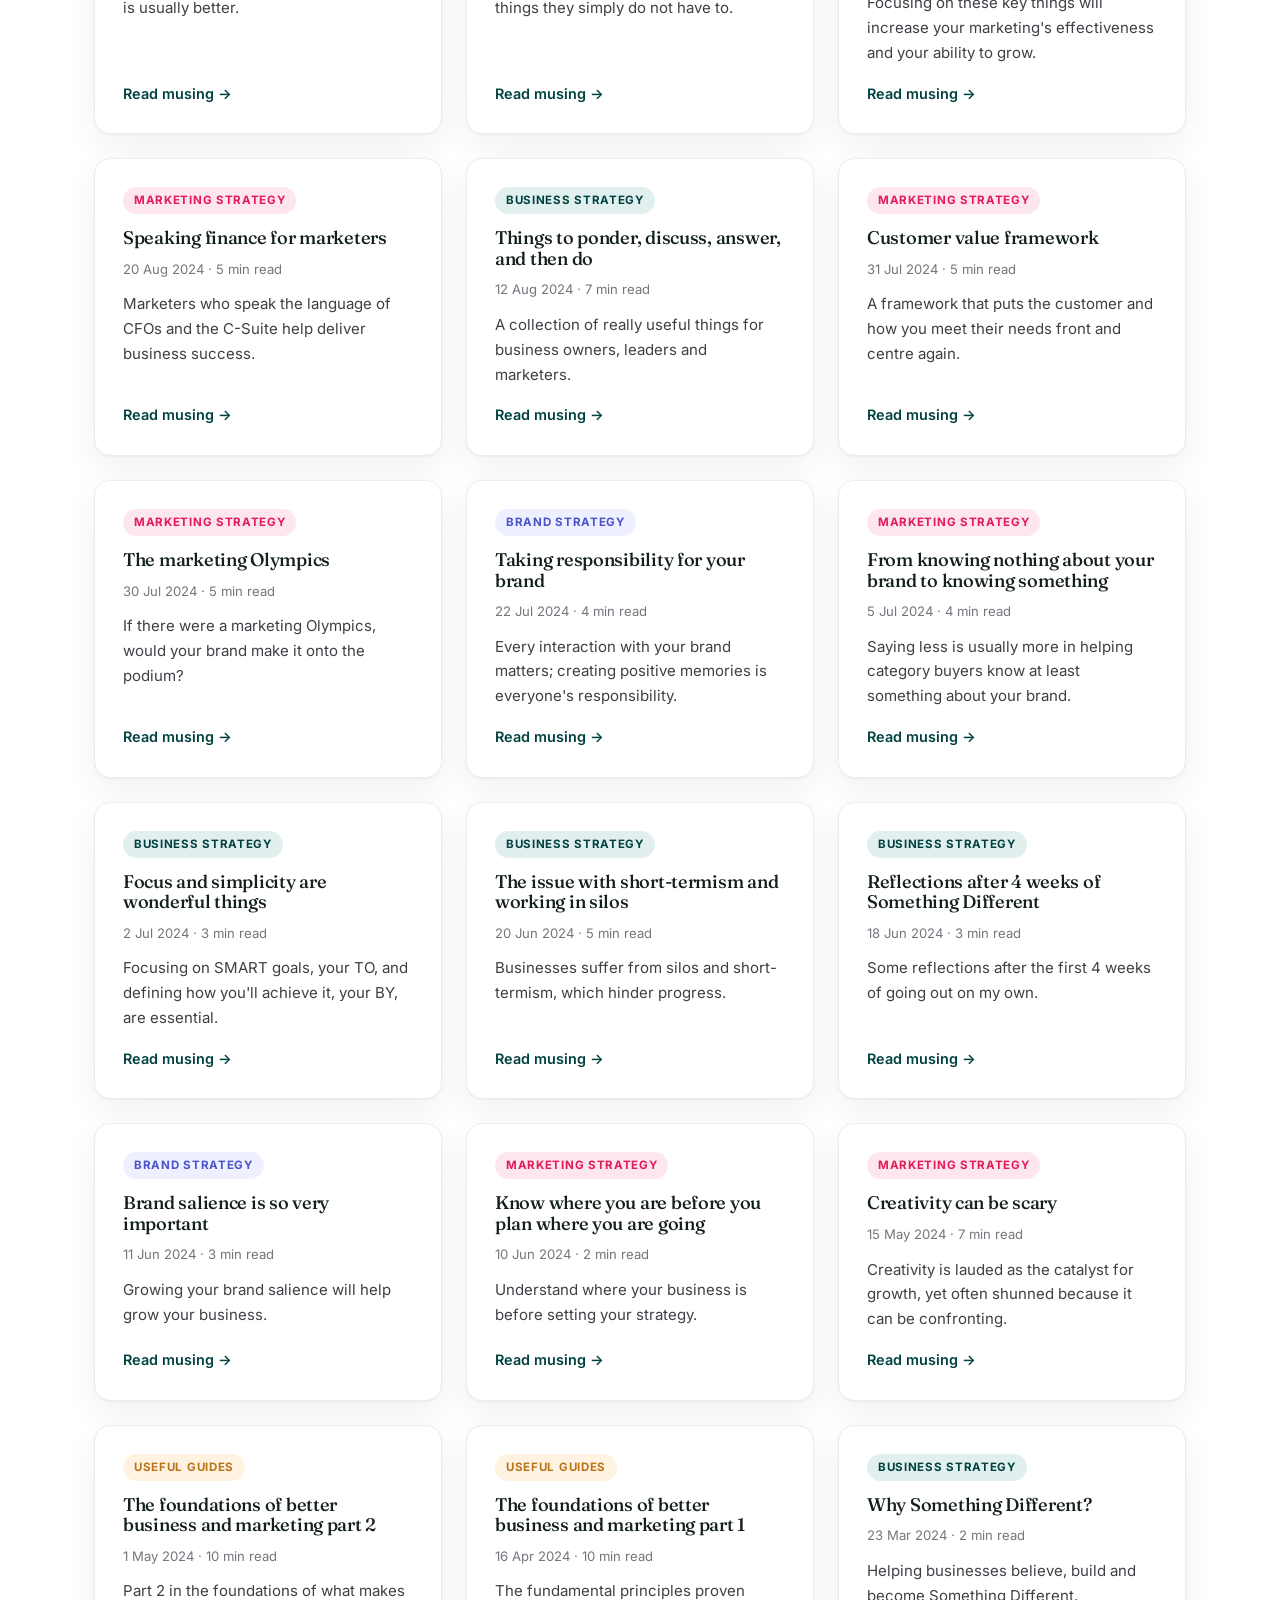
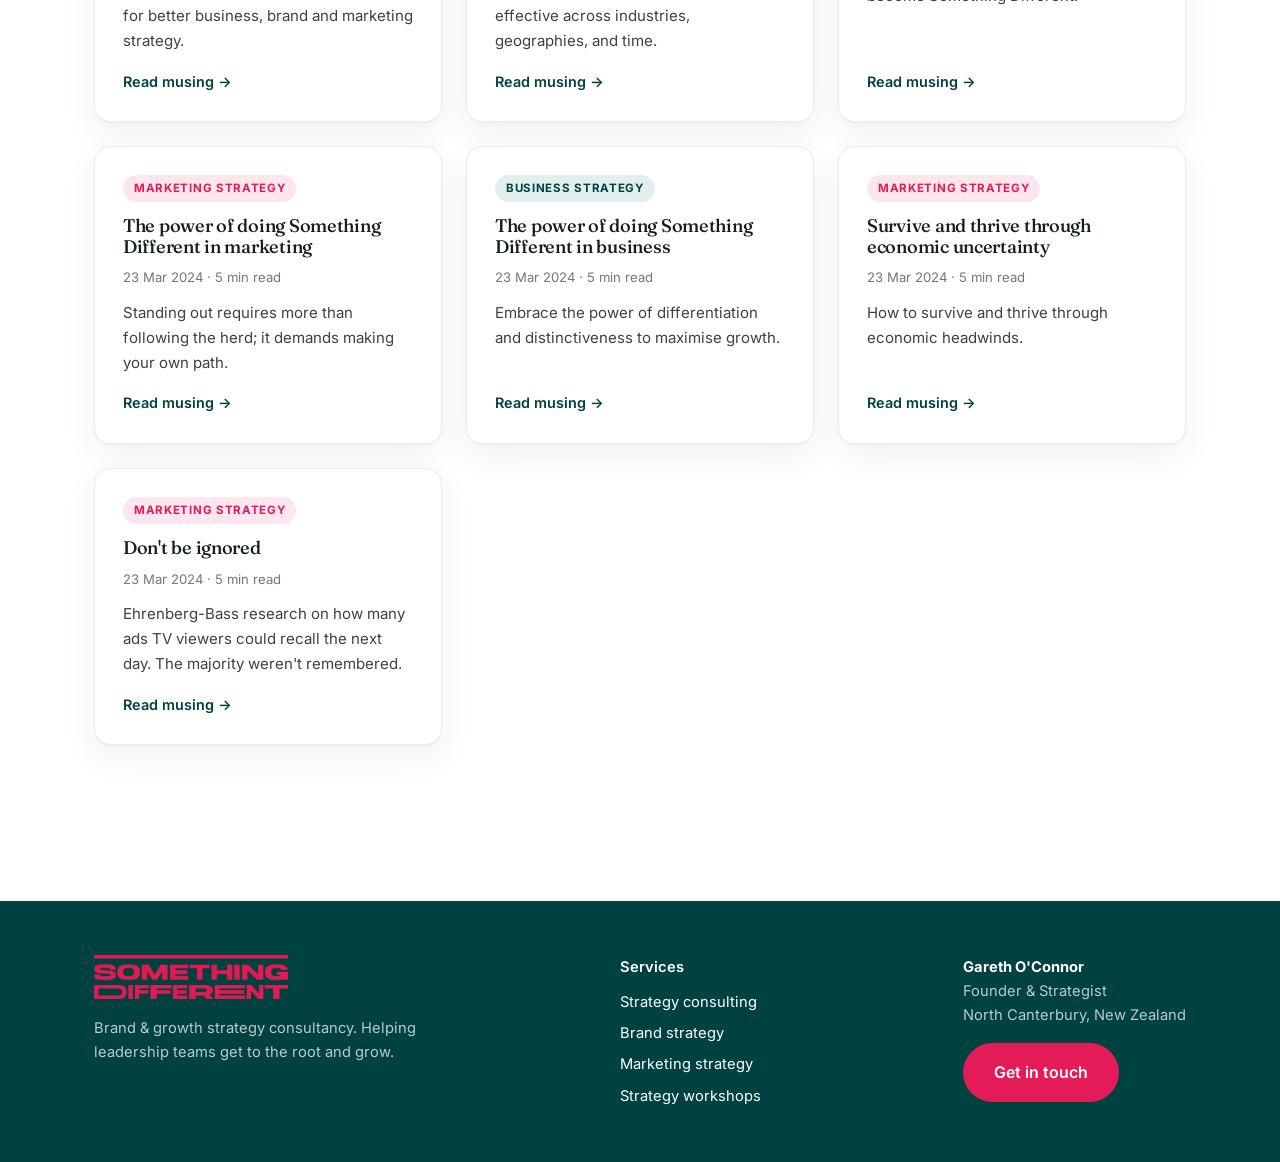
<file: musings.html>
<!DOCTYPE html>
<html lang="en-NZ">
<head>
<meta charset="UTF-8">
<meta name="viewport" content="width=device-width, initial-scale=1">
<!-- Google tag (gtag.js) -->
<script async src="https://www.googletagmanager.com/gtag/js?id=G-72K4162M29"></script>
<script>
  window.dataLayer = window.dataLayer || [];
  function gtag(){dataLayer.push(arguments);}
  gtag('js', new Date());
  gtag('config', 'G-72K4162M29');
</script>
<title>Musings on Brand, Marketing &amp; Growth Strategy | Something Different</title>
<meta name="description" content="Practical, evidence-informed writing on brand, marketing, performance and leadership by Gareth O'Connor. A searchable archive of guides and strategy thinking.">
<link rel="canonical" href="https://somethingdifferent.co.nz/musings.html">
<meta name="theme-color" content="#004240">
<link rel="icon" href="/assets/favicon.svg" type="image/svg+xml">
<link rel="icon" href="/assets/favicon.png" sizes="64x64">
<link rel="apple-touch-icon" href="/assets/favicon.png">
<meta property="og:type" content="website">
<meta property="og:site_name" content="Something Different">
<meta property="og:title" content="Musings on Brand, Marketing & Growth Strategy">
<meta property="og:description" content="Practical, evidence-informed writing on brand, marketing, performance and leadership by Gareth O'Connor.">
<meta property="og:url" content="https://somethingdifferent.co.nz/musings.html">
<meta property="og:image" content="https://somethingdifferent.co.nz/assets/og-image.png">
<meta property="og:image:width" content="1200">
<meta property="og:image:height" content="630">
<meta name="twitter:card" content="summary_large_image">
<meta name="twitter:title" content="Musings on Brand, Marketing & Growth Strategy">
<meta name="twitter:description" content="Practical, evidence-informed writing on brand, marketing, performance and leadership by Gareth O'Connor.">
<meta name="twitter:image" content="https://somethingdifferent.co.nz/assets/og-image.png">
<script type="application/ld+json">
{
  "@context": "https://schema.org",
  "@type": "Blog",
  "name": "Something Different Musings",
  "description": "Practical, evidence-informed writing on brand, marketing, performance and leadership.",
  "url": "https://somethingdifferent.co.nz/musings.html",
  "author": { "@type": "Person", "name": "Gareth O'Connor", "url": "https://somethingdifferent.co.nz/#about" },
  "publisher": { "@type": "Organization", "name": "Something Different", "logo": { "@type": "ImageObject", "url": "https://somethingdifferent.co.nz/assets/logo.png" } }
}
</script>
<link rel="preconnect" href="https://fonts.googleapis.com">
<link rel="preconnect" href="https://fonts.gstatic.com" crossorigin>
<link href="https://fonts.googleapis.com/css2?family=Fraunces:opsz,wght@9..144,500;9..144,600&family=Inter:wght@400;500;600&display=swap" rel="stylesheet">
<link rel="stylesheet" href="assets/styles.css">
</head>
<body>

<header class="nav">
  <div class="container">
    <a class="brand" href="index.html"><img src="assets/logo.png" alt="Something Different"></a>
    <button class="nav-toggle" aria-label="Menu" onclick="document.getElementById('nav').classList.toggle('open')">☰</button>
    <nav class="nav-links" id="nav">
      <a href="index.html#outcomes">Outcomes</a>
      <a href="index.html#method">The Method</a>
      <a href="index.html#proof">Proof</a>
      <a href="index.html#about">About</a>
      <a href="index.html#services">Ways in</a>
      <a href="musings.html">Musings</a>
      <a class="btn btn-primary" href="contact.html">Book a conversation</a>
    </nav>
  </div>
</header>

<section class="musings-head">
  <div class="container">
    <p class="eyebrow">Musings</p>
    <h1>Thinking worth sharing.</h1>
    <p class="lead" style="max-width:60ch;">Practical, evidence-informed writing on brand, marketing, performance and leadership. Free to read, and designed to help you make better decisions. Search the archive or filter by topic.</p>

    <div class="controls">
      <div class="search">
        <input type="search" id="search" placeholder="Search by title or keyword…" aria-label="Search musings">
      </div>
      <div class="filters" id="filters"><!-- chips injected --></div>
    </div>

    <div class="sortbar">
      <span id="count"></span>
      <label>Sort:
        <select id="sort">
          <option value="new">Newest first</option>
          <option value="old">Oldest first</option>
          <option value="short">Quickest read</option>
          <option value="long">Longest read</option>
        </select>
      </label>
    </div>
  </div>
</section>

<section style="padding-top:8px;">
  <div class="container">
    <div class="cards" id="cards">
<!-- CARDS:START -->
<article class="card"><span class="tag c-marketing">Marketing Strategy</span><h3><a href="musings/five-strong-assets-are-not-the-goal.html">Five strong assets are not the goal</a></h3><p class="meta">18 Nov 2026 &middot; 6 min read</p><p class="excerpt">Article 7 in the Stronger Business Operating Model series.</p><a class="read" href="musings/five-strong-assets-are-not-the-goal.html">Read musing →</a></article>
<article class="card"><span class="tag c-marketing">Marketing Strategy</span><h3><a href="musings/memory-takes-years-access-takes-weeks.html">Memory takes years. Access takes weeks</a></h3><p class="meta">16 Nov 2026 &middot; 5 min read</p><p class="excerpt">Article 6 in the Stronger Business Operating Model series.</p><a class="read" href="musings/memory-takes-years-access-takes-weeks.html">Read musing →</a></article>
<article class="card"><span class="tag c-marketing">Marketing Strategy</span><h3><a href="musings/what-one-decision-actually-costs-you.html">What one decision actually costs you</a></h3><p class="meta">3 Nov 2026 &middot; 6 min read</p><p class="excerpt">Article 5 in the Stronger Business Operating Model series.</p><a class="read" href="musings/what-one-decision-actually-costs-you.html">Read musing →</a></article>
<article class="card"><span class="tag c-marketing">Marketing Strategy</span><h3><a href="musings/consistency-is-the-outcome-stewardship-is-the-work.html">Consistency is the outcome. Stewardship is the work</a></h3><p class="meta">27 Oct 2026 &middot; 5 min read</p><p class="excerpt">Article 4 in the Stronger Business Operating Model series.</p><a class="read" href="musings/consistency-is-the-outcome-stewardship-is-the-work.html">Read musing →</a></article>
<article class="card"><span class="tag c-marketing">Marketing Strategy</span><h3><a href="musings/your-weakest-asset-is-not-your-biggest-problem.html">Your weakest asset is not your biggest problem</a></h3><p class="meta">14 Oct 2026 &middot; 5 min read</p><p class="excerpt">Article 3 in the Stronger Business Operating Model series.</p><a class="read" href="musings/your-weakest-asset-is-not-your-biggest-problem.html">Read musing →</a></article>
<article class="card"><span class="tag c-marketing">Marketing Strategy</span><h3><a href="musings/businesses-accumulate-assets-not-activity.html">Businesses accumulate assets, not activity</a></h3><p class="meta">2 Oct 2026 &middot; 6 min read</p><p class="excerpt">Article 2 in the Stronger Business Operating Model series.</p><a class="read" href="musings/businesses-accumulate-assets-not-activity.html">Read musing →</a></article>
<article class="card"><span class="tag c-marketing">Marketing Strategy</span><h3><a href="musings/the-most-dangerous-position-in-business-is-performing-well.html">The most dangerous position in business is performing well</a></h3><p class="meta">24 Sep 2026 &middot; 7 min read</p><p class="excerpt">Article 1 in the Stronger Business Operating Model series.</p><a class="read" href="musings/the-most-dangerous-position-in-business-is-performing-well.html">Read musing →</a></article>
<article class="card"><span class="tag c-guides">Useful Guides</span><h3><a href="musings/the-stronger-business-operating-model.html">The Stronger Business Operating Model</a></h3><p class="meta">22 Sep 2026 &middot; 12 min read</p><p class="excerpt">Every business already has an operating model. The question is whether it was designed deliberately.</p><a class="read" href="musings/the-stronger-business-operating-model.html">Read musing →</a></article>
<article class="card"><span class="tag c-marketing">Marketing Strategy</span><h3><a href="musings/one-model-four-lenses-making-sense-of-modern-marketing-best-practice.html">One model, four lenses: Making sense of modern marketing best practice</a></h3><p class="meta">16 Sep 2026 &middot; 9 min read</p><p class="excerpt">When new ideas emerge, splits and rivalries inevitably start to shape marketing discourse and practice. Here’s how they can play nicely together.</p><a class="read" href="musings/one-model-four-lenses-making-sense-of-modern-marketing-best-practice.html">Read musing →</a></article>
<article class="card"><span class="tag c-marketing">Marketing Strategy</span><h3><a href="musings/creating-space-for-innovation.html">Creating Space for Innovation</a></h3><p class="meta">12 Aug 2026 &middot; 5 min read</p><p class="excerpt">Why the businesses that protect their core and deliberately fund what&#x27;s next end up owning a disproportionate share of mind.</p><a class="read" href="musings/creating-space-for-innovation.html">Read musing →</a></article>
<article class="card"><span class="tag c-marketing">Marketing Strategy</span><h3><a href="musings/show-me-the-incentive.html">Show Me The Incentive</a></h3><p class="meta">30 Jul 2026 &middot; 5 min read</p><p class="excerpt">Charlie Munger&#x27;s favourite mental model explains most of what&#x27;s wrong with marketing. And, conveniently, most of how to fix it.</p><a class="read" href="musings/show-me-the-incentive.html">Read musing →</a></article>
<article class="card"><span class="tag c-marketing">Marketing Strategy</span><h3><a href="musings/what-marketing-is-actually-for.html">What Marketing Is Actually For</a></h3><p class="meta">26 May 2026 &middot; 7 min read</p><p class="excerpt">Part 1 of 3: Lessons from my 12-Week MBA Course on Marketing &amp; Strategic Intelligence.</p><a class="read" href="musings/what-marketing-is-actually-for.html">Read musing →</a></article>
<article class="card"><span class="tag c-guides">Useful Guides</span><h3><a href="musings/a-useful-guide-to-marketing.html">A Useful Guide to Marketing</a></h3><p class="meta">12 May 2026 &middot; 10 min read</p><p class="excerpt">Marketing has become strangely complicated. A guide to the fundamentals that actually drive growth; evidence over fashion, effects over tactics.</p><a class="read" href="musings/a-useful-guide-to-marketing.html">Read musing →</a></article>
<article class="card"><span class="tag c-marketing">Marketing Strategy</span><h3><a href="musings/decisions-are-the-brand-everything-else-is-the-megaphone.html">Decisions are the brand. Everything else is the megaphone.</a></h3><p class="meta">13 Apr 2026 &middot; 10 min read</p><p class="excerpt">Brand isn&#x27;t built through advertising; it&#x27;s built through decisions. How strategic choices create brands and why marketing often fails without them.</p><a class="read" href="musings/decisions-are-the-brand-everything-else-is-the-megaphone.html">Read musing →</a></article>
<article class="card"><span class="tag c-marketing">Marketing Strategy</span><h3><a href="musings/the-most-overlooked-growth-lever-in-business.html">The Most Overlooked Growth Lever in Business</a></h3><p class="meta">18 Mar 2026 &middot; 5 min read</p><p class="excerpt">Why brand building is still the best investment most businesses aren&#x27;t making, and how to fix that.</p><a class="read" href="musings/the-most-overlooked-growth-lever-in-business.html">Read musing →</a></article>
<article class="card"><span class="tag c-marketing">Marketing Strategy</span><h3><a href="musings/strategy-vs-tactics-why-businesses-jump-to-execution-too-fast.html">Strategy vs. Tactics: Why Businesses Jump to Execution Too Fast</a></h3><p class="meta">12 Mar 2026 &middot; 7 min read</p><p class="excerpt">Businesses often jump too quickly to tactics before thinking through what to do, how to win, and how to measure success.</p><a class="read" href="musings/strategy-vs-tactics-why-businesses-jump-to-execution-too-fast.html">Read musing →</a></article>
<article class="card"><span class="tag c-marketing">Marketing Strategy</span><h3><a href="musings/the-courage-gap.html">The Courage Gap</a></h3><p class="meta">3 Mar 2026 &middot; 7 min read</p><p class="excerpt">The space between what we know works and what we actually choose to do.</p><a class="read" href="musings/the-courage-gap.html">Read musing →</a></article>
<article class="card"><span class="tag c-marketing">Marketing Strategy</span><h3><a href="musings/the-dual-preference-model.html">The Dual Preference Model</a></h3><p class="meta">3 Mar 2026 &middot; 7 min read</p><p class="excerpt">The need for brands to build preference with humans and machines to be chosen and bought more.</p><a class="read" href="musings/the-dual-preference-model.html">Read musing →</a></article>
<article class="card"><span class="tag c-marketing">Marketing Strategy</span><h3><a href="musings/do-become-something-different.html">Do. Become. Something Different</a></h3><p class="meta">16 Feb 2026 &middot; 5 min read</p><p class="excerpt">Believe. Build. Brand. Become. In a sea of sameness, distinctive strategy and bold advertising are essential to win attention, margin and growth.</p><a class="read" href="musings/do-become-something-different.html">Read musing →</a></article>
<article class="card"><span class="tag c-business">Business Strategy</span><h3><a href="musings/scotland-england-and-the-discipline-of-strategy.html">Scotland, England, and the Discipline of Strategy</a></h3><p class="meta">15 Feb 2026 &middot; 7 min read</p><p class="excerpt">What Scotland&#x27;s Six Nations win over England reveals about strategy, market insight, disciplined execution and driving commercial performance.</p><a class="read" href="musings/scotland-england-and-the-discipline-of-strategy.html">Read musing →</a></article>
<article class="card"><span class="tag c-guides">Useful Guides</span><h3><a href="musings/a-decidedly-useful-guide-to-how-brands-businesses-grow.html">A Decidedly Useful Guide to How Brands &amp; Businesses Grow</a></h3><p class="meta">21 Jan 2026 &middot; 20 min read</p><p class="excerpt">Core thinking of some of the most credible minds in business, marketing, and advertising about how brands &amp; businesses grow.</p><a class="read" href="musings/a-decidedly-useful-guide-to-how-brands-businesses-grow.html">Read musing →</a></article>
<article class="card"><span class="tag c-business">Business Strategy</span><h3><a href="musings/what-2025-taught-me-to-take-into-2026.html">What 2025 Taught Me to Take Into 2026</a></h3><p class="meta">14 Jan 2026 &middot; 5 min read</p><p class="excerpt">Some key learnings from 2025 that I&#x27;ll be using in 2026, which may also be useful for you.</p><a class="read" href="musings/what-2025-taught-me-to-take-into-2026.html">Read musing →</a></article>
<article class="card"><span class="tag c-marketing">Marketing Strategy</span><h3><a href="musings/10-key-takeaways-on-integrated-marketing-comms-week-10.html">10 Key Takeaways on Integrated Marketing Comms - Week 10</a></h3><p class="meta">16 Dec 2025 &middot; 5 min read</p><p class="excerpt">The final instalment on 10 Key Takeaways from my UC MBA Class - Integrated Marketing Communications.</p><a class="read" href="musings/10-key-takeaways-on-integrated-marketing-comms-week-10.html">Read musing →</a></article>
<article class="card"><span class="tag c-marketing">Marketing Strategy</span><h3><a href="musings/10-key-takeaways-on-objectives-measurement-week-9.html">10 Key Takeaways on Objectives &amp; Measurement - Week 9</a></h3><p class="meta">9 Dec 2025 &middot; 5 min read</p><p class="excerpt">10 key takeaways from my UC MBA course&#x27;s lecture on objectives and measurement.</p><a class="read" href="musings/10-key-takeaways-on-objectives-measurement-week-9.html">Read musing →</a></article>
<article class="card"><span class="tag c-marketing">Marketing Strategy</span><h3><a href="musings/10-key-takeaways-on-branding-week-8.html">10 Key Takeaways on Branding - Week 8</a></h3><p class="meta">2 Dec 2025 &middot; 5 min read</p><p class="excerpt">The 10 key takeaways from my lecture on branding at UC Business School.</p><a class="read" href="musings/10-key-takeaways-on-branding-week-8.html">Read musing →</a></article>
<article class="card"><span class="tag c-marketing">Marketing Strategy</span><h3><a href="musings/10-key-takeaways-on-product-price-place-week-7.html">10 Key Takeaways on Product, Price, &amp; Place - Week 7</a></h3><p class="meta">28 Nov 2025 &middot; 5 min read</p><p class="excerpt">10 key takeaways from my lecture as part of my UC MBA Course on &#x27;Marketing &amp; Strategic Intelligence&#x27;.</p><a class="read" href="musings/10-key-takeaways-on-product-price-place-week-7.html">Read musing →</a></article>
<article class="card"><span class="tag c-marketing">Marketing Strategy</span><h3><a href="musings/10-key-takeaways-on-positioning-week-6.html">10 Key Takeaways on Positioning - Week 6</a></h3><p class="meta">27 Nov 2025 &middot; 5 min read</p><p class="excerpt">10 key takeaways from my lecture on Positioning, as part of my UC MBA Course.</p><a class="read" href="musings/10-key-takeaways-on-positioning-week-6.html">Read musing →</a></article>
<article class="card"><span class="tag c-marketing">Marketing Strategy</span><h3><a href="musings/10-key-takeaways-on-segmentation-targeting-week-5.html">10 Key Takeaways on Segmentation &amp; Targeting - Week 5</a></h3><p class="meta">21 Nov 2025 &middot; 5 min read</p><p class="excerpt">10 Key Takeaways from my lecture on Segmentation &amp; Targeting, Week 5 of my UC MBA course.</p><a class="read" href="musings/10-key-takeaways-on-segmentation-targeting-week-5.html">Read musing →</a></article>
<article class="card"><span class="tag c-marketing">Marketing Strategy</span><h3><a href="musings/10-key-takeaways-on-data-insight-decision-making-week-4.html">10 Key Takeaways on Data, Insight, &amp; Decision-Making - Week 4</a></h3><p class="meta">19 Nov 2025 &middot; 5 min read</p><p class="excerpt">10 Key Takeaways for Data, Insight, &amp; Decision-Making from my UC MBA Course.</p><a class="read" href="musings/10-key-takeaways-on-data-insight-decision-making-week-4.html">Read musing →</a></article>
<article class="card"><span class="tag c-marketing">Marketing Strategy</span><h3><a href="musings/10-key-takeaways-on-market-research-and-ci-week-3.html">10 Key Takeaways on Market Research and CI - Week 3</a></h3><p class="meta">17 Nov 2025 &middot; 5 min read</p><p class="excerpt">10 Key Takeaways from Week 3 of my UC Business School MBA course.</p><a class="read" href="musings/10-key-takeaways-on-market-research-and-ci-week-3.html">Read musing →</a></article>
<article class="card"><span class="tag c-marketing">Marketing Strategy</span><h3><a href="musings/10-key-takeaways-week-2.html">10 Key Takeaways on Orientation - Week 2</a></h3><p class="meta">13 Nov 2025 &middot; 5 min read</p><p class="excerpt">10 Key Takeaways from Week 2 - Orientation - of my UC Business School MBA course.</p><a class="read" href="musings/10-key-takeaways-week-2.html">Read musing →</a></article>
<article class="card"><span class="tag c-marketing">Marketing Strategy</span><h3><a href="musings/10-key-takeaways-week-1.html">10 Key Takeaways on Value - Week 1</a></h3><p class="meta">10 Nov 2025 &middot; 5 min read</p><p class="excerpt">10 Key Takeaways from Week 1 - Value - of my UC Business School MBA course.</p><a class="read" href="musings/10-key-takeaways-week-1.html">Read musing →</a></article>
<article class="card"><span class="tag c-marketing">Marketing Strategy</span><h3><a href="musings/why-the-future-still-belongs-to-the-original-thinkers.html">Why the Future Still Belongs to the Original Thinkers</a></h3><p class="meta">24 Oct 2025 &middot; 5 min read</p><p class="excerpt">Why AI may be making business faster but creativity flatter, and why originality still matters most.</p><a class="read" href="musings/why-the-future-still-belongs-to-the-original-thinkers.html">Read musing →</a></article>
<article class="card"><span class="tag c-business">Business Strategy</span><h3><a href="musings/think-wider-with-breadth-and-depth.html">Think wider with breadth and depth</a></h3><p class="meta">15 Oct 2025 &middot; 5 min read</p><p class="excerpt">Breadth can beat depth, and thinkers who cross disciplines can outperform specialists in creativity and strategy.</p><a class="read" href="musings/think-wider-with-breadth-and-depth.html">Read musing →</a></article>
<article class="card"><span class="tag c-marketing">Marketing Strategy</span><h3><a href="musings/marketing-is.html">Marketing is...</a></h3><p class="meta">1 Sep 2025 &middot; 5 min read</p><p class="excerpt">Just a few things worth remembering for any business leader or marketer.</p><a class="read" href="musings/marketing-is.html">Read musing →</a></article>
<article class="card"><span class="tag c-marketing">Marketing Strategy</span><h3><a href="musings/marketing-isn-t-about-being-seen.html">Marketing Isn&#x27;t About being Seen</a></h3><p class="meta">15 Aug 2025 &middot; 8 min read</p><p class="excerpt">The goal is to be remembered, which isn&#x27;t as easy as it sounds.</p><a class="read" href="musings/marketing-isn-t-about-being-seen.html">Read musing →</a></article>
<article class="card"><span class="tag c-marketing">Marketing Strategy</span><h3><a href="musings/what-do-strategists-do-when-ai-can-do-strategy.html">What Do Strategists Do When AI Can Do Strategy</a></h3><p class="meta">12 Aug 2025 &middot; 5 min read</p><p class="excerpt">They will need to be skilled in its foundations and then make it clear, real, actionable, and resonant.</p><a class="read" href="musings/what-do-strategists-do-when-ai-can-do-strategy.html">Read musing →</a></article>
<article class="card"><span class="tag c-marketing">Marketing Strategy</span><h3><a href="musings/marketing-comms-and-media-best-practice.html">Marketing, Comms, and Media Best Practice</a></h3><p class="meta">25 Jul 2025 &middot; 7 min read</p><p class="excerpt">Four essential lenses every brand should consider to guide media and comms decisions.</p><a class="read" href="musings/marketing-comms-and-media-best-practice.html">Read musing →</a></article>
<article class="card"><span class="tag c-marketing">Marketing Strategy</span><h3><a href="musings/creativity-and-innovation-create-value-and-they-thrive-with-constraints.html">Creativity and innovation create value and they thrive with constraints</a></h3><p class="meta">9 Jul 2025 &middot; 5 min read</p><p class="excerpt">Creativity and innovation create value, and they thrive with constraints as that brings clarity and focus.</p><a class="read" href="musings/creativity-and-innovation-create-value-and-they-thrive-with-constraints.html">Read musing →</a></article>
<article class="card"><span class="tag c-guides">Useful Guides</span><h3><a href="musings/a-decidedly-useful-guide-to-differentiation.html">A Decidedly Useful Guide To Differentiation</a></h3><p class="meta">2 Jul 2025 &middot; 15 min read</p><p class="excerpt">How businesses can use differentiation to their advantage to open up new opportunities.</p><a class="read" href="musings/a-decidedly-useful-guide-to-differentiation.html">Read musing →</a></article>
<article class="card"><span class="tag c-marketing">Marketing Strategy</span><h3><a href="musings/have-we-forgotten-what-we-re-meant-to-understand.html">Have We Forgotten What We&#x27;re Meant to Understand?</a></h3><p class="meta">27 Jun 2025 &middot; 5 min read</p><p class="excerpt">A short slide rant about physics envy, marketing&#x27;s number addiction, and the irrational beauty of actual human behaviour.</p><a class="read" href="musings/have-we-forgotten-what-we-re-meant-to-understand.html">Read musing →</a></article>
<article class="card"><span class="tag c-guides">Useful Guides</span><h3><a href="musings/a-decidedly-useful-guide-to-finance-for-marketers.html">A Decidedly Useful Guide to Finance for Marketers</a></h3><p class="meta">13 Jun 2025 &middot; 25 min read</p><p class="excerpt">The gap between marketers and finance, and how closing it drives growth and business performance.</p><a class="read" href="musings/a-decidedly-useful-guide-to-finance-for-marketers.html">Read musing →</a></article>
<article class="card"><span class="tag c-marketing">Marketing Strategy</span><h3><a href="musings/in-out-grow-retain.html">In-Out-Grow-Retain</a></h3><p class="meta">3 Jun 2025 &middot; 5 min read</p><p class="excerpt">Are people in or out of the market? Customers or non-customers? Knowing this shapes what you do and measure.</p><a class="read" href="musings/in-out-grow-retain.html">Read musing →</a></article>
<article class="card"><span class="tag c-marketing">Marketing Strategy</span><h3><a href="musings/what-we-ve-done-in-year-one.html">What Was Done In Year One of Something Different</a></h3><p class="meta">20 May 2025 &middot; 3 min read</p><p class="excerpt">Year one of Something Different is complete. A quick review.</p><a class="read" href="musings/what-we-ve-done-in-year-one.html">Read musing →</a></article>
<article class="card"><span class="tag c-guides">Useful Guides</span><h3><a href="musings/a-decidely-useful-guide-to-behaviour-change.html">A Decidely Useful Guide to Behaviour Change</a></h3><p class="meta">8 May 2025 &middot; 20 min read</p><p class="excerpt">Changing behaviour is the holy grail of marketing. A handy guide on how to do it.</p><a class="read" href="musings/a-decidely-useful-guide-to-behaviour-change.html">Read musing →</a></article>
<article class="card"><span class="tag c-marketing">Marketing Strategy</span><h3><a href="musings/to-change-the-outcome-change-the-story.html">To Change The Outcome, Change The Story</a></h3><p class="meta">28 Apr 2025 &middot; 5 min read</p><p class="excerpt">The story you tell can increase the chances you are chosen over your competition.</p><a class="read" href="musings/to-change-the-outcome-change-the-story.html">Read musing →</a></article>
<article class="card"><span class="tag c-marketing">Marketing Strategy</span><h3><a href="musings/the-prime-nudge-convert-retain-framework.html">The prime, nudge, convert, retain framework</a></h3><p class="meta">22 Apr 2025 &middot; 8 min read</p><p class="excerpt">The Prime, Nudge, Convert, Retain framework for thinking about what to communicate.</p><a class="read" href="musings/the-prime-nudge-convert-retain-framework.html">Read musing →</a></article>
<article class="card"><span class="tag c-marketing">Marketing Strategy</span><h3><a href="musings/12-marketing-principles-worth-knowing-and-applying.html">12 marketing principles worth knowing and applying</a></h3><p class="meta">20 Mar 2025 &middot; 8 min read</p><p class="excerpt">12 marketing principles worth knowing and applying.</p><a class="read" href="musings/12-marketing-principles-worth-knowing-and-applying.html">Read musing →</a></article>
<article class="card"><span class="tag c-marketing">Marketing Strategy</span><h3><a href="musings/the-long-and-short-of-it-for-startups-and-smes.html">The long and short of it for startups and SMEs</a></h3><p class="meta">18 Mar 2025 &middot; 20 min read</p><p class="excerpt">How the principles of The Long and Short of It can be applied to startups and SMEs.</p><a class="read" href="musings/the-long-and-short-of-it-for-startups-and-smes.html">Read musing →</a></article>
<article class="card"><span class="tag c-marketing">Marketing Strategy</span><h3><a href="musings/how-brands-grow-for-startups-and-smes.html">How Brands Grow for startups and SMEs</a></h3><p class="meta">11 Feb 2025 &middot; 20 min read</p><p class="excerpt">How the principles of How Brands Grow can be applied to startups and SMEs.</p><a class="read" href="musings/how-brands-grow-for-startups-and-smes.html">Read musing →</a></article>
<article class="card"><span class="tag c-business">Business Strategy</span><h3><a href="musings/in-business-what-you-believe-matters.html">In business what you believe matters</a></h3><p class="meta">21 Jan 2025 &middot; 15 min read</p><p class="excerpt">What you believe shapes how you behave, the value you create, the brand you build, and how you present yourself.</p><a class="read" href="musings/in-business-what-you-believe-matters.html">Read musing →</a></article>
<article class="card"><span class="tag c-business">Business Strategy</span><h3><a href="musings/becoming-something-different.html">Becoming Something Different</a></h3><p class="meta">14 Jan 2025 &middot; 20 min read</p><p class="excerpt">How will you find your competitive edge and new ways to create value? A series of workshops to help uncover how.</p><a class="read" href="musings/becoming-something-different.html">Read musing →</a></article>
<article class="card"><span class="tag c-business">Business Strategy</span><h3><a href="musings/a-personal-reflection-on-2024.html">A personal reflection on 2024</a></h3><p class="meta">12 Dec 2024 &middot; 4 min read</p><p class="excerpt">2024 was the year I went solo and started my own thing. Some learnings.</p><a class="read" href="musings/a-personal-reflection-on-2024.html">Read musing →</a></article>
<article class="card"><span class="tag c-marketing">Marketing Strategy</span><h3><a href="musings/the-magnificent-7-communications-ideal-dos.html">The Magnificent 7 Communications Ideal-dos</a></h3><p class="meta">6 Dec 2024 &middot; 3 min read</p><p class="excerpt">7 ideal-dos for communications and embracing the Promotional &#x27;P&#x27; of marketing.</p><a class="read" href="musings/the-magnificent-7-communications-ideal-dos.html">Read musing →</a></article>
<article class="card"><span class="tag c-guides">Useful Guides</span><h3><a href="musings/a-decidely-useful-guide-to-marketing.html">A Decidely Useful Guide to Marketing</a></h3><p class="meta">26 Nov 2024 &middot; 20 min read</p><p class="excerpt">A guide to marketing that brings focus and clarity to what is most important to drive effectiveness.</p><a class="read" href="musings/a-decidely-useful-guide-to-marketing.html">Read musing →</a></article>
<article class="card"><span class="tag c-marketing">Marketing Strategy</span><h3><a href="musings/the-magnificent-7-maketing-ideal-dos.html">The Magnificent 7 Marketing Ideal-dos</a></h3><p class="meta">15 Nov 2024 &middot; 3 min read</p><p class="excerpt">7 things you should ideally do when it comes to marketing.</p><a class="read" href="musings/the-magnificent-7-maketing-ideal-dos.html">Read musing →</a></article>
<article class="card"><span class="tag c-business">Business Strategy</span><h3><a href="musings/its-not-about-you.html">It&#x27;s not about you</a></h3><p class="meta">2 Nov 2024 &middot; 4 min read</p><p class="excerpt">In life, business, and personal growth, it&#x27;s not about you but what you can do for someone else.</p><a class="read" href="musings/its-not-about-you.html">Read musing →</a></article>
<article class="card"><span class="tag c-business">Business Strategy</span><h3><a href="musings/what-is-the-problem.html">What is the problem?</a></h3><p class="meta">1 Nov 2024 &middot; 4 min read</p><p class="excerpt">Focus on identifying real, impactful issues before jumping into solutions.</p><a class="read" href="musings/what-is-the-problem.html">Read musing →</a></article>
<article class="card"><span class="tag c-business">Business Strategy</span><h3><a href="musings/something-different-is-scary.html">Something different is scary</a></h3><p class="meta">24 Oct 2024 &middot; 5 min read</p><p class="excerpt">Doing something different can be scary, but it can open up opportunities to drive innovation, growth, and success.</p><a class="read" href="musings/something-different-is-scary.html">Read musing →</a></article>
<article class="card"><span class="tag c-business">Business Strategy</span><h3><a href="musings/what-is-your-something-different.html">What is your something different?</a></h3><p class="meta">22 Oct 2024 &middot; 5 min read</p><p class="excerpt">Strategy is about finding your place, space, and competitive edge to set you apart from your competition.</p><a class="read" href="musings/what-is-your-something-different.html">Read musing →</a></article>
<article class="card"><span class="tag c-marketing">Marketing Strategy</span><h3><a href="musings/its-worth-remembering-humans-are-irrational.html">It&#x27;s worth remembering humans are irrational</a></h3><p class="meta">15 Oct 2024 &middot; 5 min read</p><p class="excerpt">It is important to remember that humans are irrational.</p><a class="read" href="musings/its-worth-remembering-humans-are-irrational.html">Read musing →</a></article>
<article class="card"><span class="tag c-marketing">Marketing Strategy</span><h3><a href="musings/why-emotion-matters-in-advertising.html">Why emotion matters in advertising</a></h3><p class="meta">14 Oct 2024 &middot; 5 min read</p><p class="excerpt">Emotions direct our attention; attention builds memory.</p><a class="read" href="musings/why-emotion-matters-in-advertising.html">Read musing →</a></article>
<article class="card"><span class="tag c-marketing">Marketing Strategy</span><h3><a href="musings/getting-strategy-right-first-matters-greatly.html">Getting strategy right first matters greatly</a></h3><p class="meta">7 Oct 2024 &middot; 5 min read</p><p class="excerpt">Where to concentrate your marketing efforts to make the most significant positive impact.</p><a class="read" href="musings/getting-strategy-right-first-matters-greatly.html">Read musing →</a></article>
<article class="card"><span class="tag c-business">Business Strategy</span><h3><a href="musings/release-the-handbrake-to-achieve-your-goals.html">Release the handbrake to achieve your goals</a></h3><p class="meta">2 Oct 2024 &middot; 3 min read</p><p class="excerpt">Determine what is stopping you from achieving your goals before focusing on moving forward.</p><a class="read" href="musings/release-the-handbrake-to-achieve-your-goals.html">Read musing →</a></article>
<article class="card"><span class="tag c-business">Business Strategy</span><h3><a href="musings/get-yourself-some-grade-a-talent.html">Get yourself some grade A talent</a></h3><p class="meta">25 Sep 2024 &middot; 4 min read</p><p class="excerpt">Talented professionals who are new parents are perfect for flexible positions that put their talents to good use.</p><a class="read" href="musings/get-yourself-some-grade-a-talent.html">Read musing →</a></article>
<article class="card"><span class="tag c-brand">Brand Strategy</span><h3><a href="musings/what-are-you-fighting-for.html">What are you fighting for</a></h3><p class="meta">25 Sep 2024 &middot; 3 min read</p><p class="excerpt">To create a rallying cry for your organisation, ask: what are we fighting for? What are we fighting against?</p><a class="read" href="musings/what-are-you-fighting-for.html">Read musing →</a></article>
<article class="card"><span class="tag c-marketing">Marketing Strategy</span><h3><a href="musings/less-is-often-more.html">Less is often more</a></h3><p class="meta">13 Sep 2024 &middot; 6 min read</p><p class="excerpt">Doing fewer things, as well as you can, is usually better.</p><a class="read" href="musings/less-is-often-more.html">Read musing →</a></article>
<article class="card"><span class="tag c-marketing">Marketing Strategy</span><h3><a href="musings/i-loathe-wasting-money.html">I loathe wasting money</a></h3><p class="meta">5 Sep 2024 &middot; 4 min read</p><p class="excerpt">A few ways brands waste money on things they simply do not have to.</p><a class="read" href="musings/i-loathe-wasting-money.html">Read musing →</a></article>
<article class="card"><span class="tag c-marketing">Marketing Strategy</span><h3><a href="musings/the-keys-to-effectiveness-and-what-to-measure.html">The keys to effectiveness and what to measure</a></h3><p class="meta">2 Sep 2024 &middot; 10 min read</p><p class="excerpt">Focusing on these key things will increase your marketing&#x27;s effectiveness and your ability to grow.</p><a class="read" href="musings/the-keys-to-effectiveness-and-what-to-measure.html">Read musing →</a></article>
<article class="card"><span class="tag c-marketing">Marketing Strategy</span><h3><a href="musings/speaking-finance-for-marketers.html">Speaking finance for marketers</a></h3><p class="meta">20 Aug 2024 &middot; 5 min read</p><p class="excerpt">Marketers who speak the language of CFOs and the C-Suite help deliver business success.</p><a class="read" href="musings/speaking-finance-for-marketers.html">Read musing →</a></article>
<article class="card"><span class="tag c-business">Business Strategy</span><h3><a href="musings/thing-to-ponder-discuss-answer-and-then-do.html">Things to ponder, discuss, answer, and then do</a></h3><p class="meta">12 Aug 2024 &middot; 7 min read</p><p class="excerpt">A collection of really useful things for business owners, leaders and marketers.</p><a class="read" href="musings/thing-to-ponder-discuss-answer-and-then-do.html">Read musing →</a></article>
<article class="card"><span class="tag c-marketing">Marketing Strategy</span><h3><a href="musings/customer-value-framework.html">Customer value framework</a></h3><p class="meta">31 Jul 2024 &middot; 5 min read</p><p class="excerpt">A framework that puts the customer and how you meet their needs front and centre again.</p><a class="read" href="musings/customer-value-framework.html">Read musing →</a></article>
<article class="card"><span class="tag c-marketing">Marketing Strategy</span><h3><a href="musings/the-marketing-olympics.html">The marketing Olympics</a></h3><p class="meta">30 Jul 2024 &middot; 5 min read</p><p class="excerpt">If there were a marketing Olympics, would your brand make it onto the podium?</p><a class="read" href="musings/the-marketing-olympics.html">Read musing →</a></article>
<article class="card"><span class="tag c-brand">Brand Strategy</span><h3><a href="musings/taking-responsibility-for-your-brand.html">Taking responsibility for your brand</a></h3><p class="meta">22 Jul 2024 &middot; 4 min read</p><p class="excerpt">Every interaction with your brand matters; creating positive memories is everyone&#x27;s responsibility.</p><a class="read" href="musings/taking-responsibility-for-your-brand.html">Read musing →</a></article>
<article class="card"><span class="tag c-marketing">Marketing Strategy</span><h3><a href="musings/from-knowing-nothing-about-your-brand-to-knowing-something.html">From knowing nothing about your brand to knowing something</a></h3><p class="meta">5 Jul 2024 &middot; 4 min read</p><p class="excerpt">Saying less is usually more in helping category buyers know at least something about your brand.</p><a class="read" href="musings/from-knowing-nothing-about-your-brand-to-knowing-something.html">Read musing →</a></article>
<article class="card"><span class="tag c-business">Business Strategy</span><h3><a href="musings/focus-and-simplicity-are-wonderful-things.html">Focus and simplicity are wonderful things</a></h3><p class="meta">2 Jul 2024 &middot; 3 min read</p><p class="excerpt">Focusing on SMART goals, your TO, and defining how you&#x27;ll achieve it, your BY, are essential.</p><a class="read" href="musings/focus-and-simplicity-are-wonderful-things.html">Read musing →</a></article>
<article class="card"><span class="tag c-business">Business Strategy</span><h3><a href="musings/the-issue-with-short-termism-and-working-in-silos.html">The issue with short-termism and working in silos</a></h3><p class="meta">20 Jun 2024 &middot; 5 min read</p><p class="excerpt">Businesses suffer from silos and short-termism, which hinder progress.</p><a class="read" href="musings/the-issue-with-short-termism-and-working-in-silos.html">Read musing →</a></article>
<article class="card"><span class="tag c-business">Business Strategy</span><h3><a href="musings/reflections-after-4-weeks-of-something-different.html">Reflections after 4 weeks of Something Different</a></h3><p class="meta">18 Jun 2024 &middot; 3 min read</p><p class="excerpt">Some reflections after the first 4 weeks of going out on my own.</p><a class="read" href="musings/reflections-after-4-weeks-of-something-different.html">Read musing →</a></article>
<article class="card"><span class="tag c-brand">Brand Strategy</span><h3><a href="musings/brand-salience-is-so-very-important.html">Brand salience is so very important</a></h3><p class="meta">11 Jun 2024 &middot; 3 min read</p><p class="excerpt">Growing your brand salience will help grow your business.</p><a class="read" href="musings/brand-salience-is-so-very-important.html">Read musing →</a></article>
<article class="card"><span class="tag c-marketing">Marketing Strategy</span><h3><a href="musings/know-where-you-are-before-you-plan-where-you-are-going.html">Know where you are before you plan where you are going</a></h3><p class="meta">10 Jun 2024 &middot; 2 min read</p><p class="excerpt">Understand where your business is before setting your strategy.</p><a class="read" href="musings/know-where-you-are-before-you-plan-where-you-are-going.html">Read musing →</a></article>
<article class="card"><span class="tag c-marketing">Marketing Strategy</span><h3><a href="musings/creativity-can-be-scary.html">Creativity can be scary</a></h3><p class="meta">15 May 2024 &middot; 7 min read</p><p class="excerpt">Creativity is lauded as the catalyst for growth, yet often shunned because it can be confronting.</p><a class="read" href="musings/creativity-can-be-scary.html">Read musing →</a></article>
<article class="card"><span class="tag c-guides">Useful Guides</span><h3><a href="musings/the-foundations-of-better-business-and-marketing-part-2.html">The foundations of better business and marketing part 2</a></h3><p class="meta">1 May 2024 &middot; 10 min read</p><p class="excerpt">Part 2 in the foundations of what makes for better business, brand and marketing strategy.</p><a class="read" href="musings/the-foundations-of-better-business-and-marketing-part-2.html">Read musing →</a></article>
<article class="card"><span class="tag c-guides">Useful Guides</span><h3><a href="musings/the-foundations-of-better-business-and-marketing.html">The foundations of better business and marketing part 1</a></h3><p class="meta">16 Apr 2024 &middot; 10 min read</p><p class="excerpt">The fundamental principles proven effective across industries, geographies, and time.</p><a class="read" href="musings/the-foundations-of-better-business-and-marketing.html">Read musing →</a></article>
<article class="card"><span class="tag c-marketing">Marketing Strategy</span><h3><a href="musings/dont-be-ignored.html">Don&#x27;t be ignored</a></h3><p class="meta">23 Mar 2024 &middot; 5 min read</p><p class="excerpt">Ehrenberg-Bass research on how many ads TV viewers could recall the next day. The majority weren&#x27;t remembered.</p><a class="read" href="musings/dont-be-ignored.html">Read musing →</a></article>
<article class="card"><span class="tag c-marketing">Marketing Strategy</span><h3><a href="musings/survive-and-thrive-through-economic-uncertainty.html">Survive and thrive through economic uncertainty</a></h3><p class="meta">23 Mar 2024 &middot; 5 min read</p><p class="excerpt">How to survive and thrive through economic headwinds.</p><a class="read" href="musings/survive-and-thrive-through-economic-uncertainty.html">Read musing →</a></article>
<article class="card"><span class="tag c-business">Business Strategy</span><h3><a href="musings/the-power-of-doing-something-different-in-business.html">The power of doing Something Different in business</a></h3><p class="meta">23 Mar 2024 &middot; 5 min read</p><p class="excerpt">Embrace the power of differentiation and distinctiveness to maximise growth.</p><a class="read" href="musings/the-power-of-doing-something-different-in-business.html">Read musing →</a></article>
<article class="card"><span class="tag c-marketing">Marketing Strategy</span><h3><a href="musings/the-power-of-doing-something-different-in-marketing.html">The power of doing Something Different in marketing</a></h3><p class="meta">23 Mar 2024 &middot; 5 min read</p><p class="excerpt">Standing out requires more than following the herd; it demands making your own path.</p><a class="read" href="musings/the-power-of-doing-something-different-in-marketing.html">Read musing →</a></article>
<article class="card"><span class="tag c-business">Business Strategy</span><h3><a href="musings/why-something-different.html">Why Something Different?</a></h3><p class="meta">23 Mar 2024 &middot; 2 min read</p><p class="excerpt">Helping businesses believe, build and become Something Different.</p><a class="read" href="musings/why-something-different.html">Read musing →</a></article>
<!-- CARDS:END -->
</div>
  </div>
</section>

<footer class="footer">
  <div class="container footer-grid">
    <div>
      <a class="brand" href="index.html"><img src="assets/logo.png" alt="Something Different"></a>
      <p style="margin-top:10px;max-width:36ch;">Brand &amp; growth strategy consultancy. Helping leadership teams get to the root and grow.</p>
    </div>
    <div class="footer-services">
      <span class="h">Services</span>
      <a href="strategy-consultant">Strategy consulting</a>
      <a href="brand-strategy">Brand strategy</a>
      <a href="marketing-strategy">Marketing strategy</a>
      <a href="strategy-workshops">Strategy workshops</a>
    </div>
    <div>
      <p><strong>Gareth O'Connor</strong><br>Founder &amp; Strategist<br>North Canterbury, New Zealand</p>
      <a class="btn btn-primary" href="contact.html">Get in touch</a>
    </div>
  </div>
</footer>

<script src="assets/musings-data.js"></script>
<script>
(function () {
  var DATA = window.MUSINGS || [];
  var CAT_CLASS = {
    "Marketing Strategy": "c-marketing",
    "Business Strategy": "c-business",
    "Brand Strategy": "c-brand",
    "Useful Guides": "c-guides"
  };
  var state = { q: "", cat: "All", sort: "new" };

  var cards = document.getElementById("cards");
  var countEl = document.getElementById("count");
  var searchEl = document.getElementById("search");
  var sortEl = document.getElementById("sort");
  var filtersEl = document.getElementById("filters");

  // Build category chips (ordered by frequency, All first)
  var counts = {};
  DATA.forEach(function (p) { counts[p.category] = (counts[p.category] || 0) + 1; });
  var cats = Object.keys(counts).sort(function (a, b) { return counts[b] - counts[a]; });
  ["All"].concat(cats).forEach(function (c) {
    var b = document.createElement("button");
    b.className = "chip" + (c === "All" ? " active" : "");
    b.textContent = c === "All" ? "All (" + DATA.length + ")" : c + " (" + counts[c] + ")";
    b.dataset.cat = c;
    b.onclick = function () {
      state.cat = c;
      filtersEl.querySelectorAll(".chip").forEach(function (x) { x.classList.remove("active"); });
      b.classList.add("active");
      render();
    };
    filtersEl.appendChild(b);
  });

  searchEl.addEventListener("input", function () { state.q = this.value.toLowerCase().trim(); render(); });
  sortEl.addEventListener("change", function () { state.sort = this.value; render(); });

  function sorters(a, b) {
    switch (state.sort) {
      case "old": return a.date < b.date ? -1 : 1;
      case "short": return a.readMin - b.readMin;
      case "long": return b.readMin - a.readMin;
      default: return a.date < b.date ? 1 : -1;
    }
  }

  function render() {
    var list = DATA.filter(function (p) {
      var okCat = state.cat === "All" || p.category === state.cat;
      var okQ = !state.q ||
        p.title.toLowerCase().indexOf(state.q) > -1 ||
        (p.excerpt || "").toLowerCase().indexOf(state.q) > -1 ||
        p.category.toLowerCase().indexOf(state.q) > -1;
      return okCat && okQ;
    }).sort(sorters);

    countEl.textContent = list.length + (list.length === 1 ? " musing" : " musings");
    cards.innerHTML = "";

    if (!list.length) {
      cards.innerHTML = '<p class="no-results">No musings match that search. Try a different keyword or clear the filter.</p>';
      return;
    }

    list.forEach(function (p) {
      var el = document.createElement("article");
      el.className = "card";
      el.innerHTML =
        '<span class="tag ' + (CAT_CLASS[p.category] || "") + '">' + p.category + '</span>' +
        '<h3><a href="' + p.url + '">' + p.title + '</a></h3>' +
        '<p class="meta">' + p.dateDisplay + ' &middot; ' + p.readMin + ' min read</p>' +
        '<p class="excerpt">' + (p.excerpt || "") + '</p>' +
        '<a class="read" href="' + p.url + '">Read musing →</a>';
      cards.appendChild(el);
    });
  }

  render();
})();
</script>
</body>
</html>
</file>
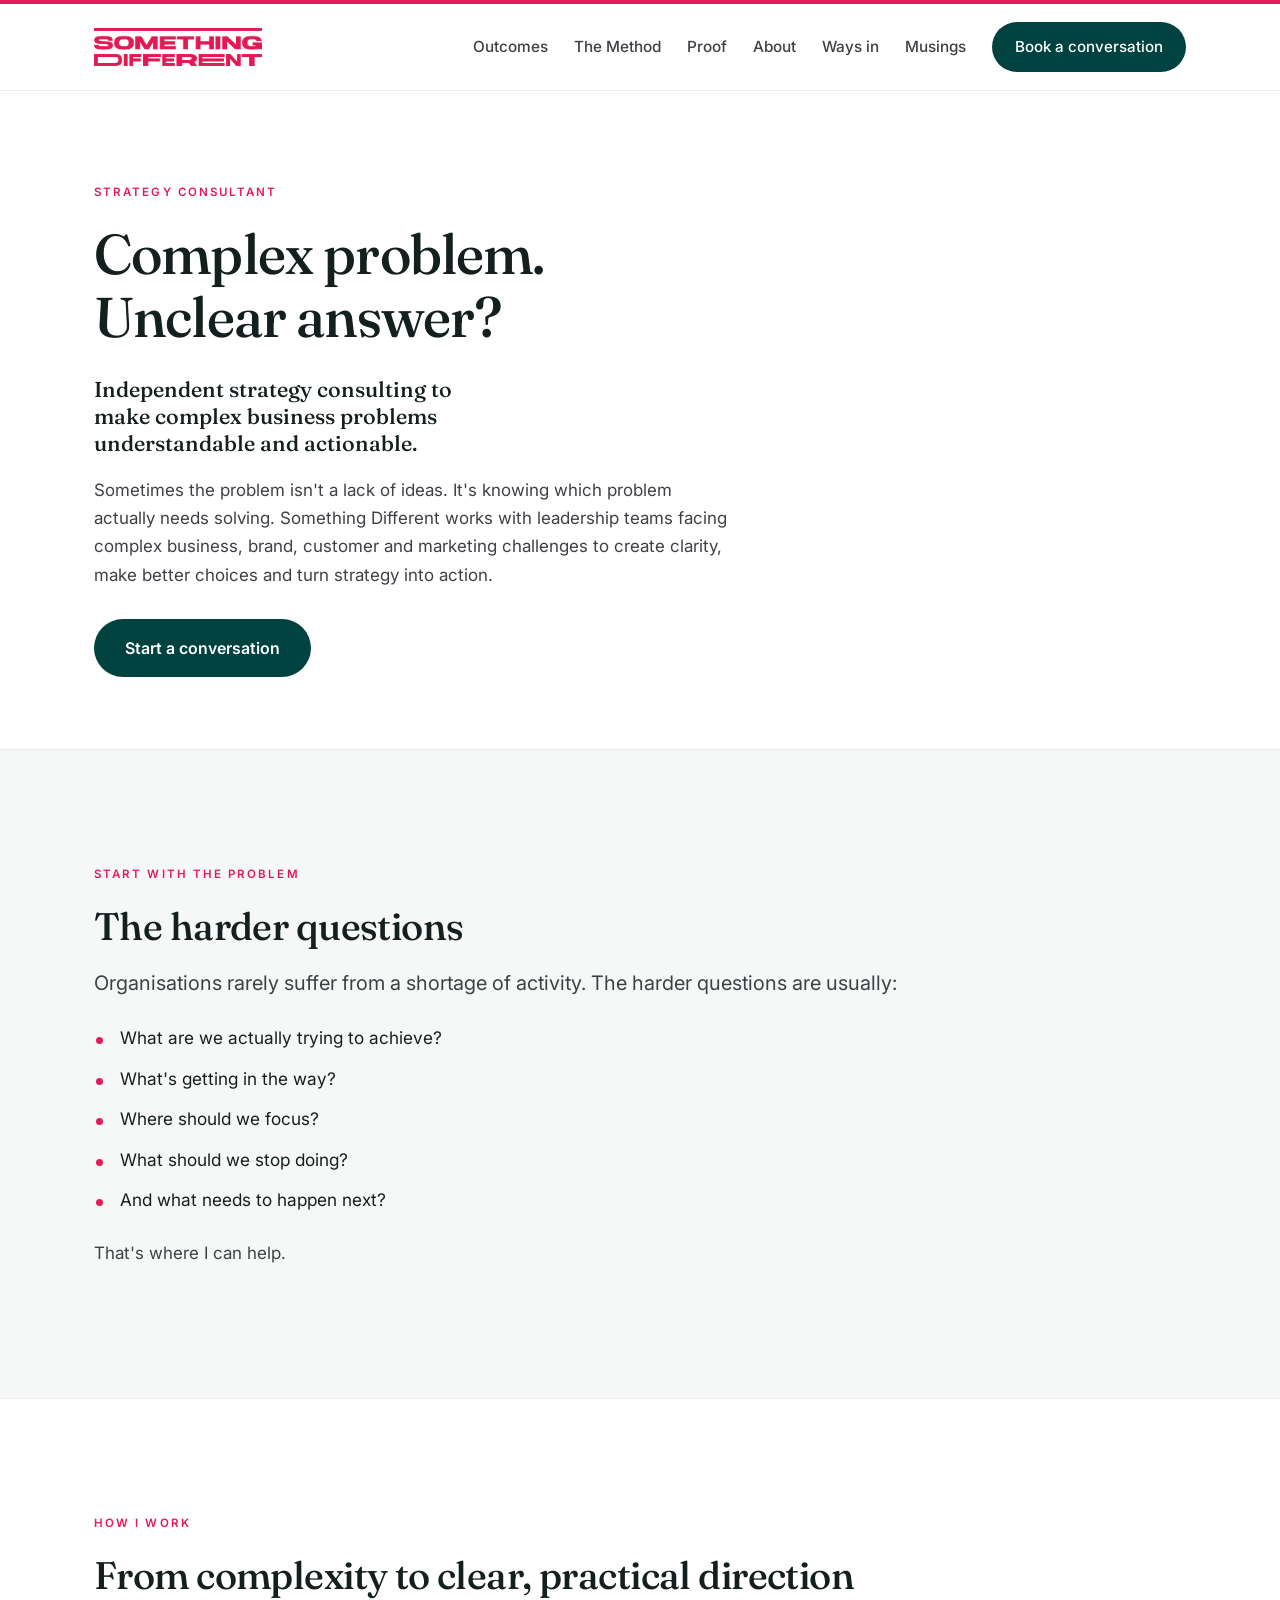
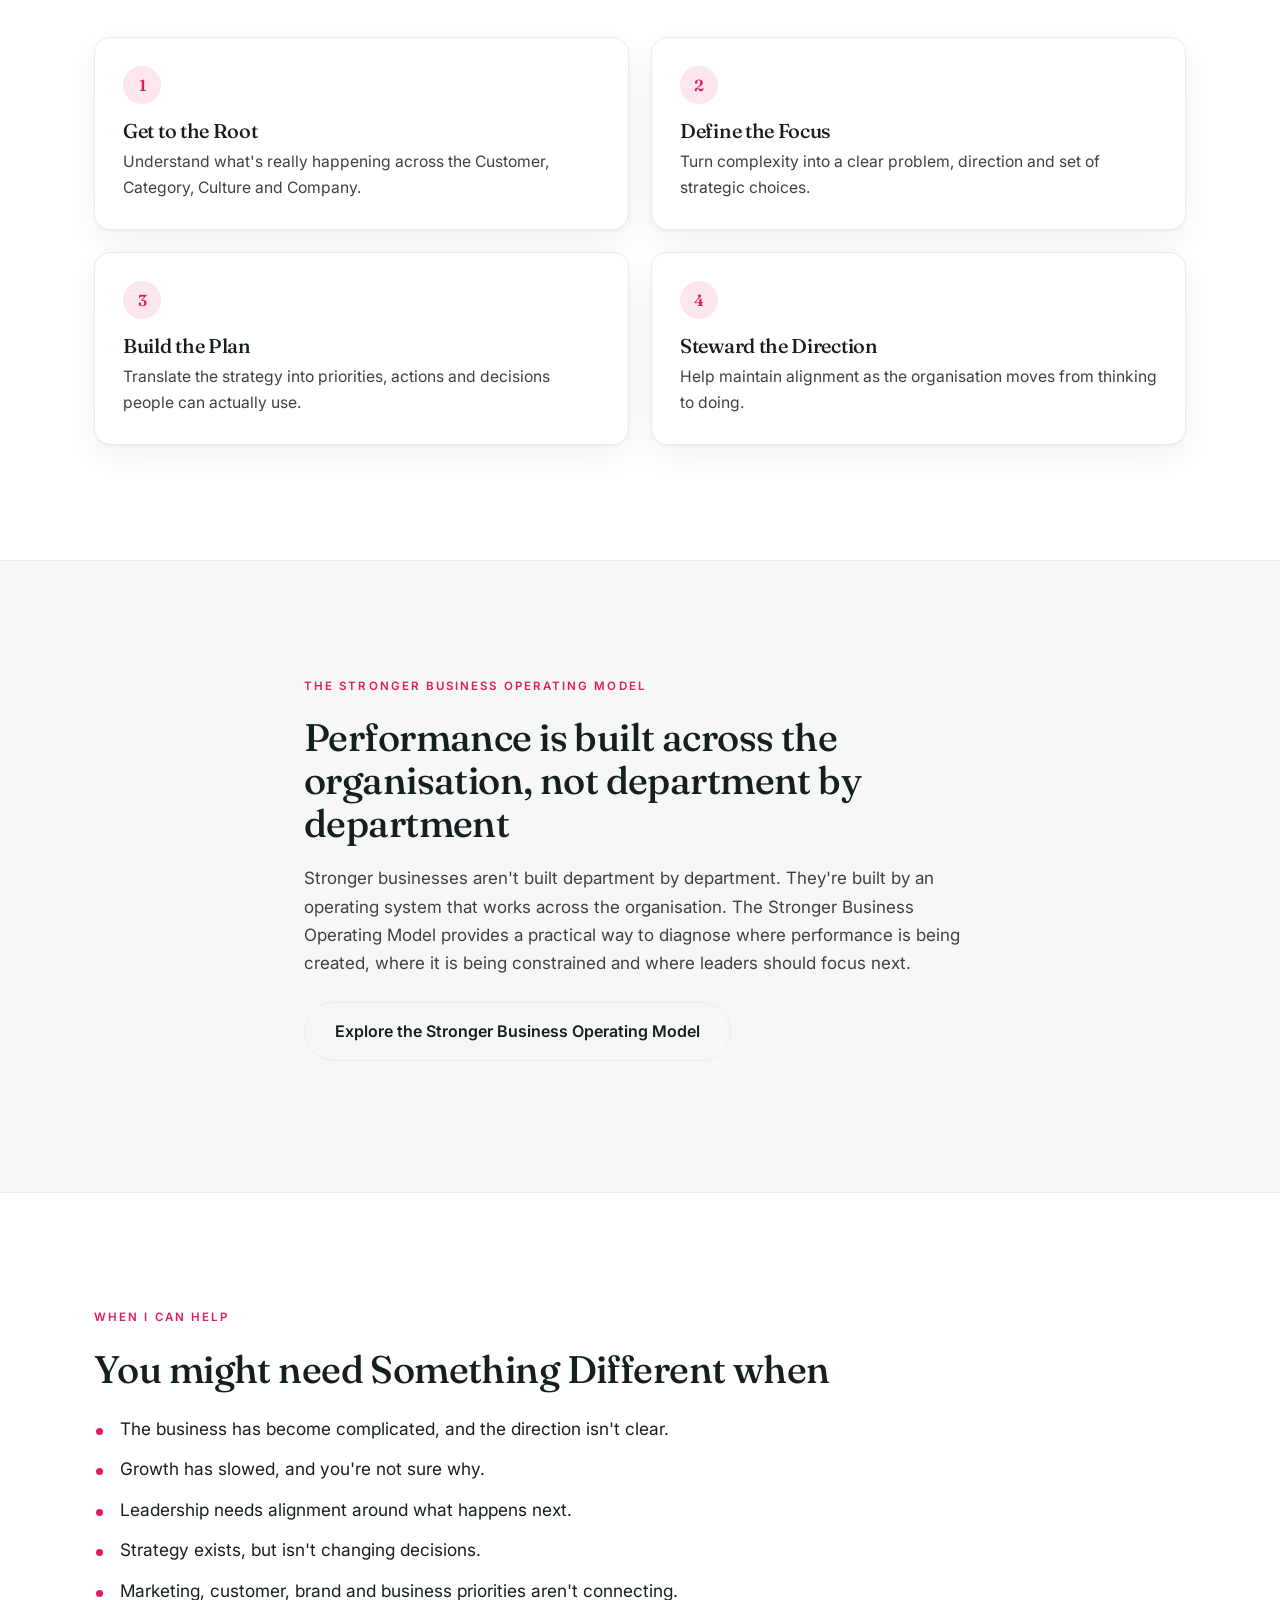
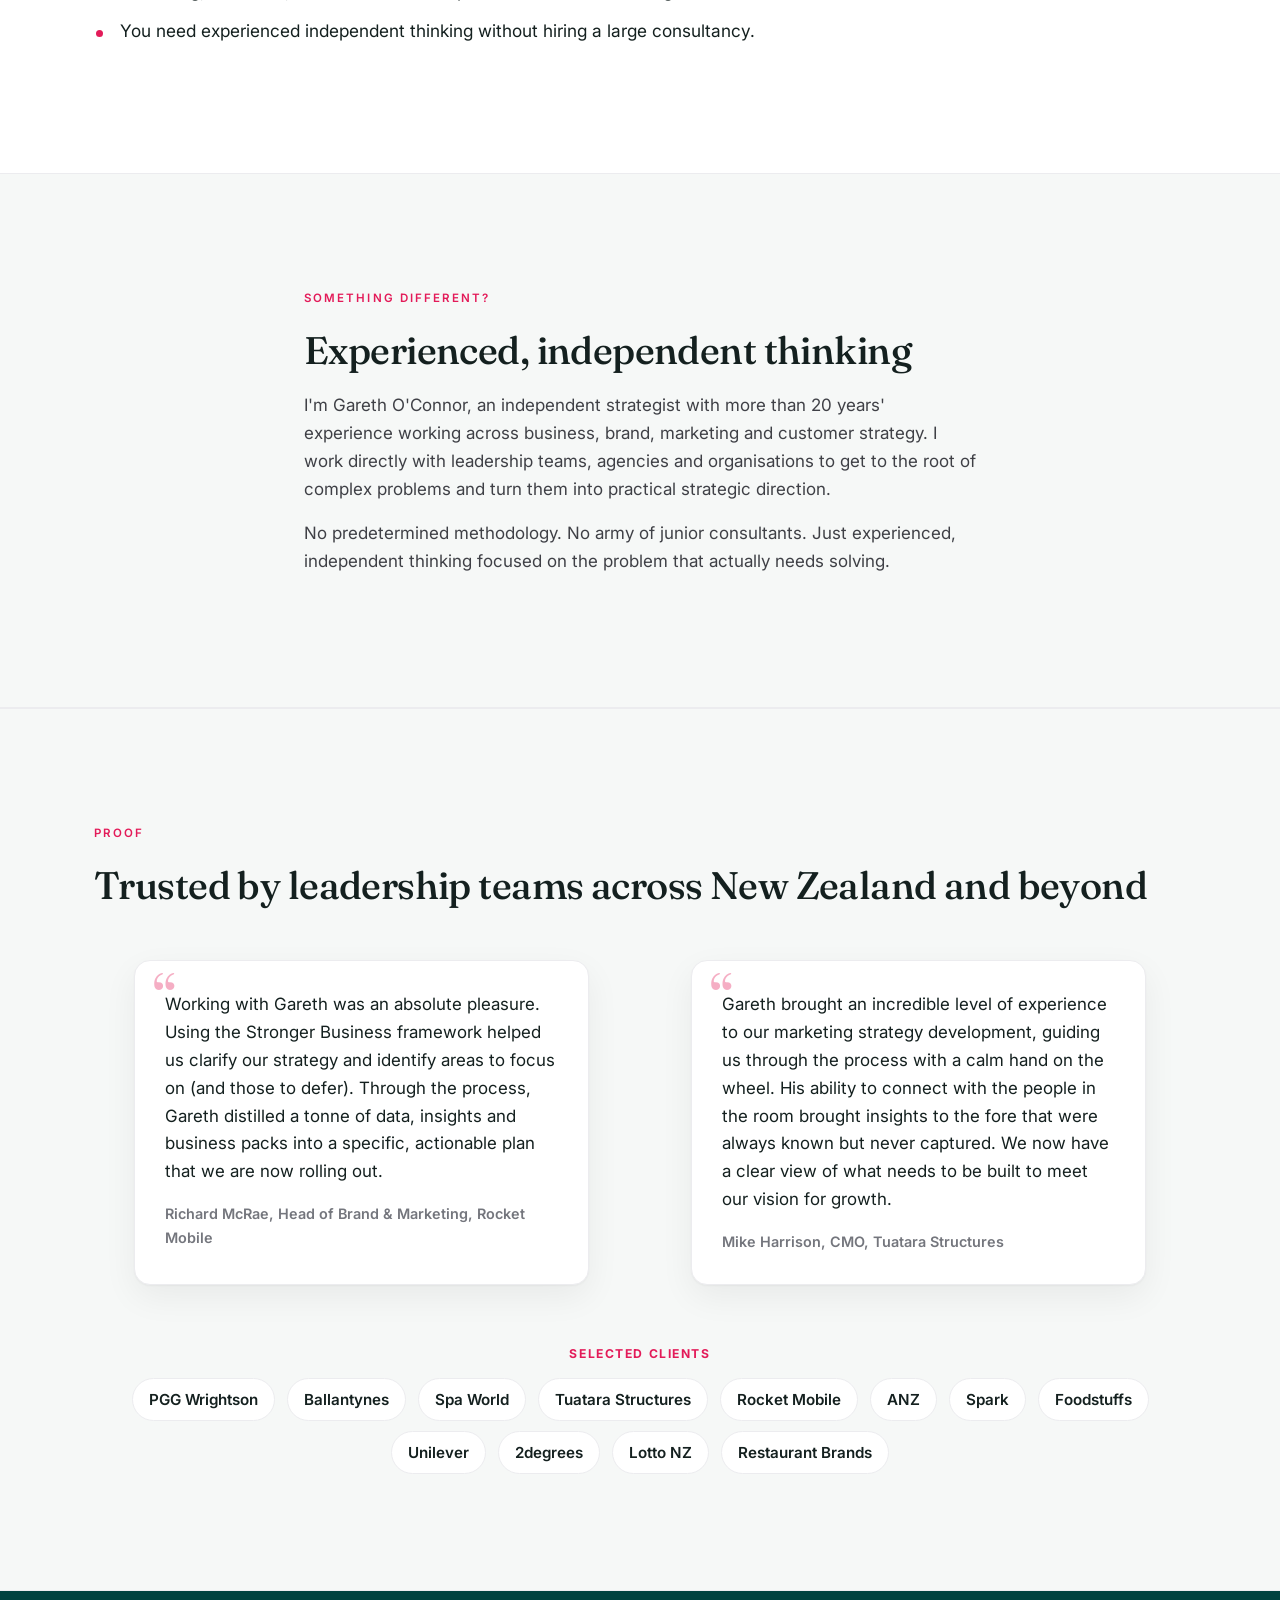
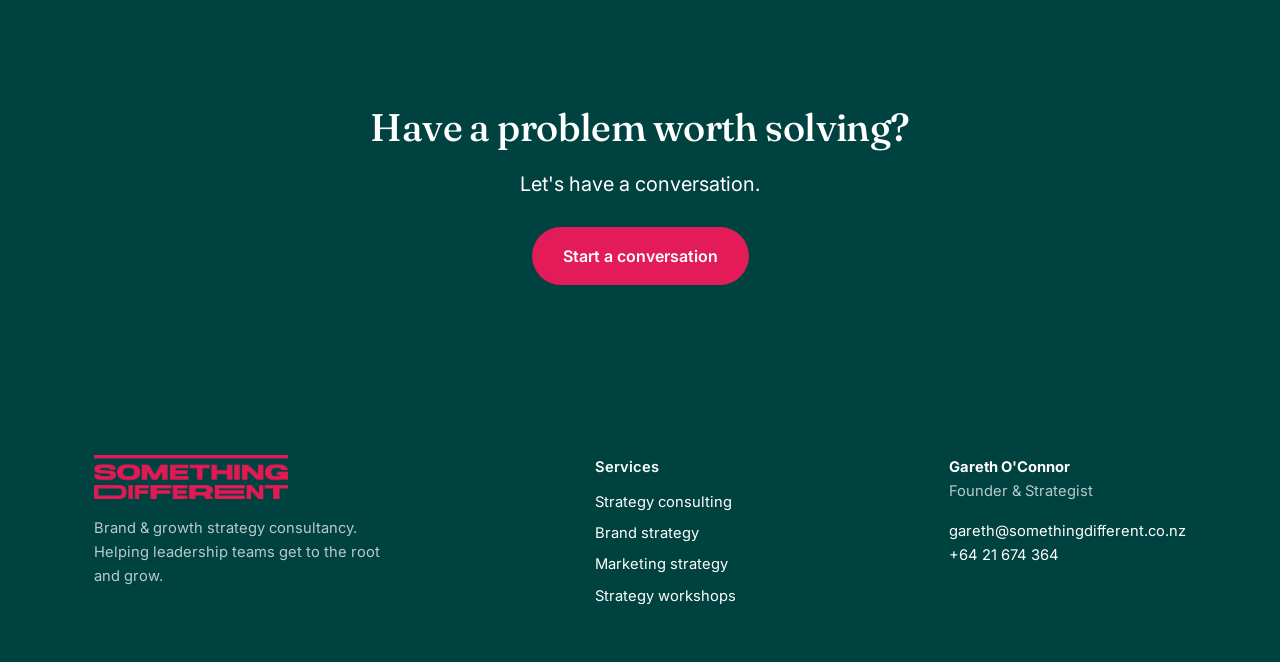
<file: strategy-consultant.html>
<!DOCTYPE html>
<html lang="en-NZ">
<head>
<meta charset="UTF-8">
<meta name="viewport" content="width=device-width, initial-scale=1">
<!-- Google tag (gtag.js) -->
<script async src="https://www.googletagmanager.com/gtag/js?id=G-72K4162M29"></script>
<script>
  window.dataLayer = window.dataLayer || [];
  function gtag(){dataLayer.push(arguments);}
  gtag('js', new Date());
  gtag('config', 'G-72K4162M29');
</script>
<title>Strategy Consultant NZ | Something Different</title>
<meta name="description" content="Independent strategy consulting for leadership teams facing complex business problems. Create clarity, make better choices and turn strategy into action.">
<link rel="canonical" href="https://somethingdifferent.co.nz/strategy-consultant">
<meta name="theme-color" content="#004240">
<link rel="icon" href="/assets/favicon.svg" type="image/svg+xml">
<link rel="icon" href="/assets/favicon.png" sizes="64x64">
<link rel="apple-touch-icon" href="/assets/favicon.png">
<meta property="og:type" content="website">
<meta property="og:site_name" content="Something Different">
<meta property="og:title" content="Strategy Consultant NZ | Something Different">
<meta property="og:description" content="Independent strategy consulting for leadership teams facing complex business problems. Create clarity, make better choices and turn strategy into action.">
<meta property="og:url" content="https://somethingdifferent.co.nz/strategy-consultant">
<meta property="og:image" content="https://somethingdifferent.co.nz/assets/og-image.png">
<meta property="og:image:width" content="1200">
<meta property="og:image:height" content="630">
<meta name="twitter:card" content="summary_large_image">
<meta name="twitter:title" content="Strategy Consultant NZ | Something Different">
<meta name="twitter:description" content="Independent strategy consulting for leadership teams facing complex business problems. Create clarity, make better choices and turn strategy into action.">
<meta name="twitter:image" content="https://somethingdifferent.co.nz/assets/og-image.png">
<script type="application/ld+json">
{"@context":"https://schema.org","@type":"Service","serviceType":"Strategy consulting","name":"Strategy consulting","description":"Independent strategy consulting to make complex business problems understandable and actionable.","provider":{"@type":"Organization","name":"Something Different","url":"https://somethingdifferent.co.nz/"},"areaServed":"New Zealand","url":"https://somethingdifferent.co.nz/strategy-consultant"}
</script>
<link rel="preconnect" href="https://fonts.googleapis.com">
<link rel="preconnect" href="https://fonts.gstatic.com" crossorigin>
<link href="https://fonts.googleapis.com/css2?family=Fraunces:opsz,wght@9..144,400;9..144,500;9..144,600&family=Inter:wght@400;500;600&display=swap" rel="stylesheet">
<link rel="stylesheet" href="assets/styles.css">
</head>
<body>
<header class="nav">
  <div class="container">
    <a class="brand" href="index.html"><img src="assets/logo.png" alt="Something Different"></a>
    <button class="nav-toggle" aria-label="Menu" onclick="document.getElementById('nav').classList.toggle('open')">&#9776;</button>
    <nav class="nav-links" id="nav">
      <a href="index.html#outcomes">Outcomes</a>
      <a href="index.html#method">The Method</a>
      <a href="index.html#proof">Proof</a>
      <a href="index.html#about">About</a>
      <a href="index.html#services">Ways in</a>
      <a href="musings.html">Musings</a>
      <a class="btn btn-primary" href="contact.html">Book a conversation</a>
    </nav>
  </div>
</header>

<section class="hero">
  <div class="container">
    <p class="eyebrow">Strategy Consultant</p>
    <h1>Complex problem. Unclear answer?</h1>
    <p class="lp-lead">Independent strategy consulting to make complex business problems understandable and actionable.</p>
    <p style="max-width:58ch;margin-top:1.2rem;">Sometimes the problem isn't a lack of ideas. It's knowing which problem actually needs solving. Something Different works with leadership teams facing complex business, brand, customer and marketing challenges to create clarity, make better choices and turn strategy into action.</p>
    <div class="hero-cta"><a class="btn btn-primary" href="contact.html">Start a conversation</a></div>
  </div>
</section>

<section class="section-alt">
  <div class="container">
    <p class="eyebrow">Start with the problem</p>
    <h2>The harder questions</h2>
    <p class="lead">Organisations rarely suffer from a shortage of activity. The harder questions are usually:</p>
    <ul class="qlist">
      <li>What are we actually trying to achieve?</li>
      <li>What's getting in the way?</li>
      <li>Where should we focus?</li>
      <li>What should we stop doing?</li>
      <li>And what needs to happen next?</li>
    </ul>
    <p style="margin-top:1.5rem;">That's where I can help.</p>
  </div>
</section>

<section>
  <div class="container">
    <p class="eyebrow">How I work</p>
    <h2>From complexity to clear, practical direction</h2>
    <div class="steps">
      <div class="step"><div class="step-num">1</div><h3>Get to the Root</h3><p>Understand what's really happening across the Customer, Category, Culture and Company.</p></div>
      <div class="step"><div class="step-num">2</div><h3>Define the Focus</h3><p>Turn complexity into a clear problem, direction and set of strategic choices.</p></div>
      <div class="step"><div class="step-num">3</div><h3>Build the Plan</h3><p>Translate the strategy into priorities, actions and decisions people can actually use.</p></div>
      <div class="step"><div class="step-num">4</div><h3>Steward the Direction</h3><p>Help maintain alignment as the organisation moves from thinking to doing.</p></div>
    </div>
  </div>
</section>

<section class="section-alt">
  <div class="container narrow">
    <p class="eyebrow">The Stronger Business Operating Model</p>
    <h2>Performance is built across the organisation, not department by department</h2>
    <p>Stronger businesses aren't built department by department. They're built by an operating system that works across the organisation. The Stronger Business Operating Model provides a practical way to diagnose where performance is being created, where it is being constrained and where leaders should focus next.</p>
    <p style="margin-top:1.6rem;"><a class="btn btn-outline" href="musings/the-stronger-business-operating-model.html">Explore the Stronger Business Operating Model</a></p>
  </div>
</section>

<section>
  <div class="container">
    <p class="eyebrow">When I can help</p>
    <h2>You might need Something Different when</h2>
    <ul class="qlist">
      <li>The business has become complicated, and the direction isn't clear.</li>
      <li>Growth has slowed, and you're not sure why.</li>
      <li>Leadership needs alignment around what happens next.</li>
      <li>Strategy exists, but isn't changing decisions.</li>
      <li>Marketing, customer, brand and business priorities aren't connecting.</li>
      <li>You need experienced independent thinking without hiring a large consultancy.</li>
    </ul>
  </div>
</section>

<section class="section-alt">
  <div class="container narrow">
    <p class="eyebrow">Something different?</p>
    <h2>Experienced, independent thinking</h2>
    <p>I'm Gareth O'Connor, an independent strategist with more than 20 years' experience working across business, brand, marketing and customer strategy. I work directly with leadership teams, agencies and organisations to get to the root of complex problems and turn them into practical strategic direction.</p>
    <p>No predetermined methodology. No army of junior consultants. Just experienced, independent thinking focused on the problem that actually needs solving.</p>
  </div>
</section>


<section class="section-alt">
  <div class="container">
    <p class="eyebrow">Proof</p>
    <h2>Trusted by leadership teams across New Zealand and beyond</h2>
    <div class="quotes">
      <blockquote class="quote">
        <p>Working with Gareth was an absolute pleasure. Using the Stronger Business framework helped us clarify our strategy and identify areas to focus on (and those to defer). Through the process, Gareth distilled a tonne of data, insights and business packs into a specific, actionable plan that we are now rolling out.</p>
        <cite>Richard McRae, Head of Brand &amp; Marketing, Rocket Mobile</cite>
      </blockquote>
      <blockquote class="quote">
        <p>Gareth brought an incredible level of experience to our marketing strategy development, guiding us through the process with a calm hand on the wheel. His ability to connect with the people in the room brought insights to the fore that were always known but never captured. We now have a clear view of what needs to be built to meet our vision for growth.</p>
        <cite>Mike Harrison, CMO, Tuatara Structures</cite>
      </blockquote>
    </div>
    <p class="client-label" style="margin-top:42px;text-align:center;">Selected clients</p>
    <div class="clients">
      <span>PGG Wrightson</span><span>Ballantynes</span><span>Spa World</span><span>Tuatara Structures</span><span>Rocket Mobile</span><span>ANZ</span><span>Spark</span><span>Foodstuffs</span><span>Unilever</span><span>2degrees</span><span>Lotto NZ</span><span>Restaurant Brands</span>
    </div>
  </div>
</section>
<section class="cta-band">
  <div class="container narrow">
    <h2>Have a problem worth solving?</h2>
    <p class="lead">Let's have a conversation.</p>
    <a class="btn btn-primary" href="contact.html" style="margin-top:10px;">Start a conversation</a>
  </div>
</section>
<footer class="footer">
  <div class="container footer-grid">
    <div>
      <a class="brand" href="index.html"><img src="assets/logo.png" alt="Something Different"></a>
      <p style="margin-top:10px;max-width:32ch;">Brand &amp; growth strategy consultancy. Helping leadership teams get to the root and grow.</p>
    </div>
    <div class="footer-services">
      <span class="h">Services</span>
      <a href="strategy-consultant">Strategy consulting</a>
      <a href="brand-strategy">Brand strategy</a>
      <a href="marketing-strategy">Marketing strategy</a>
      <a href="strategy-workshops">Strategy workshops</a>
    </div>
    <div>
      <p><strong style="color:var(--ink)">Gareth O'Connor</strong><br>Founder &amp; Strategist</p>
      <p><a href="mailto:gareth@somethingdifferent.co.nz">gareth@somethingdifferent.co.nz</a><br><a href="tel:+6421674364">+64 21 674 364</a></p>
    </div>
  </div>
</footer>
</body>
</html>
</file>
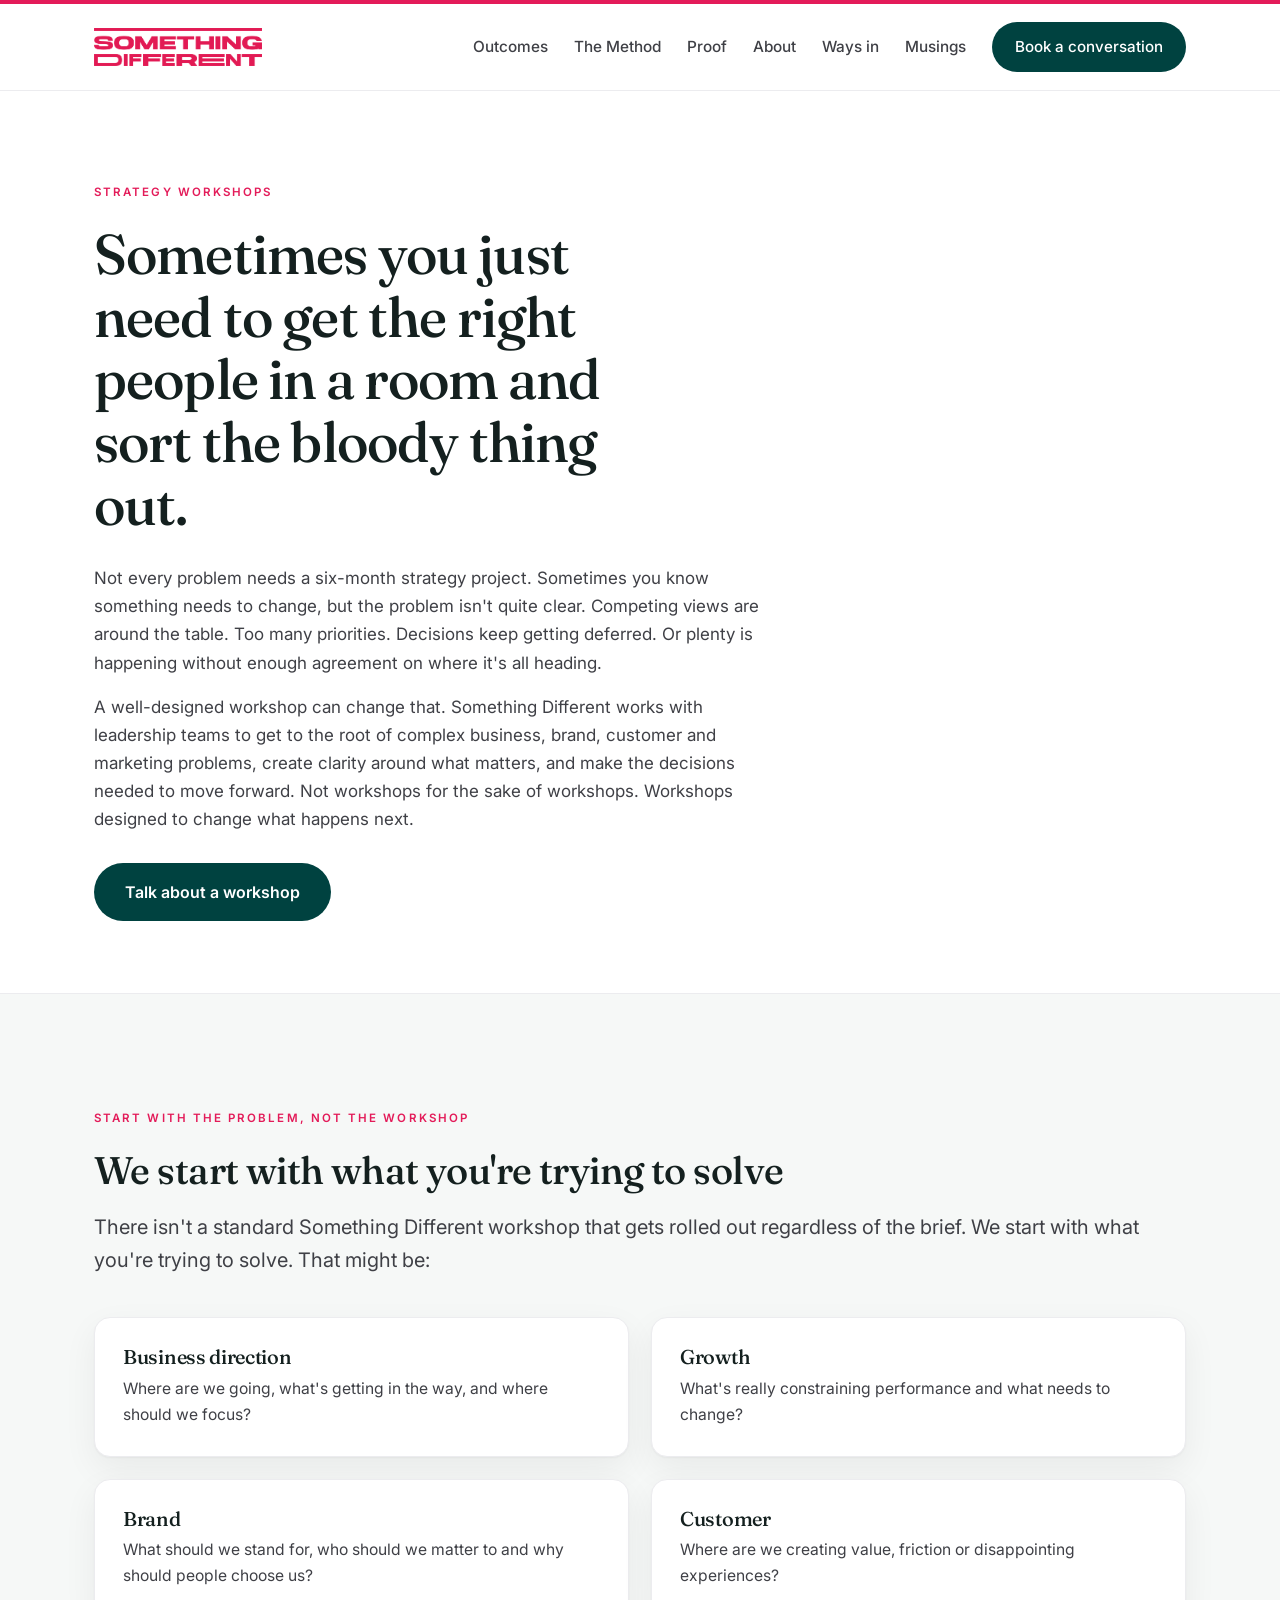
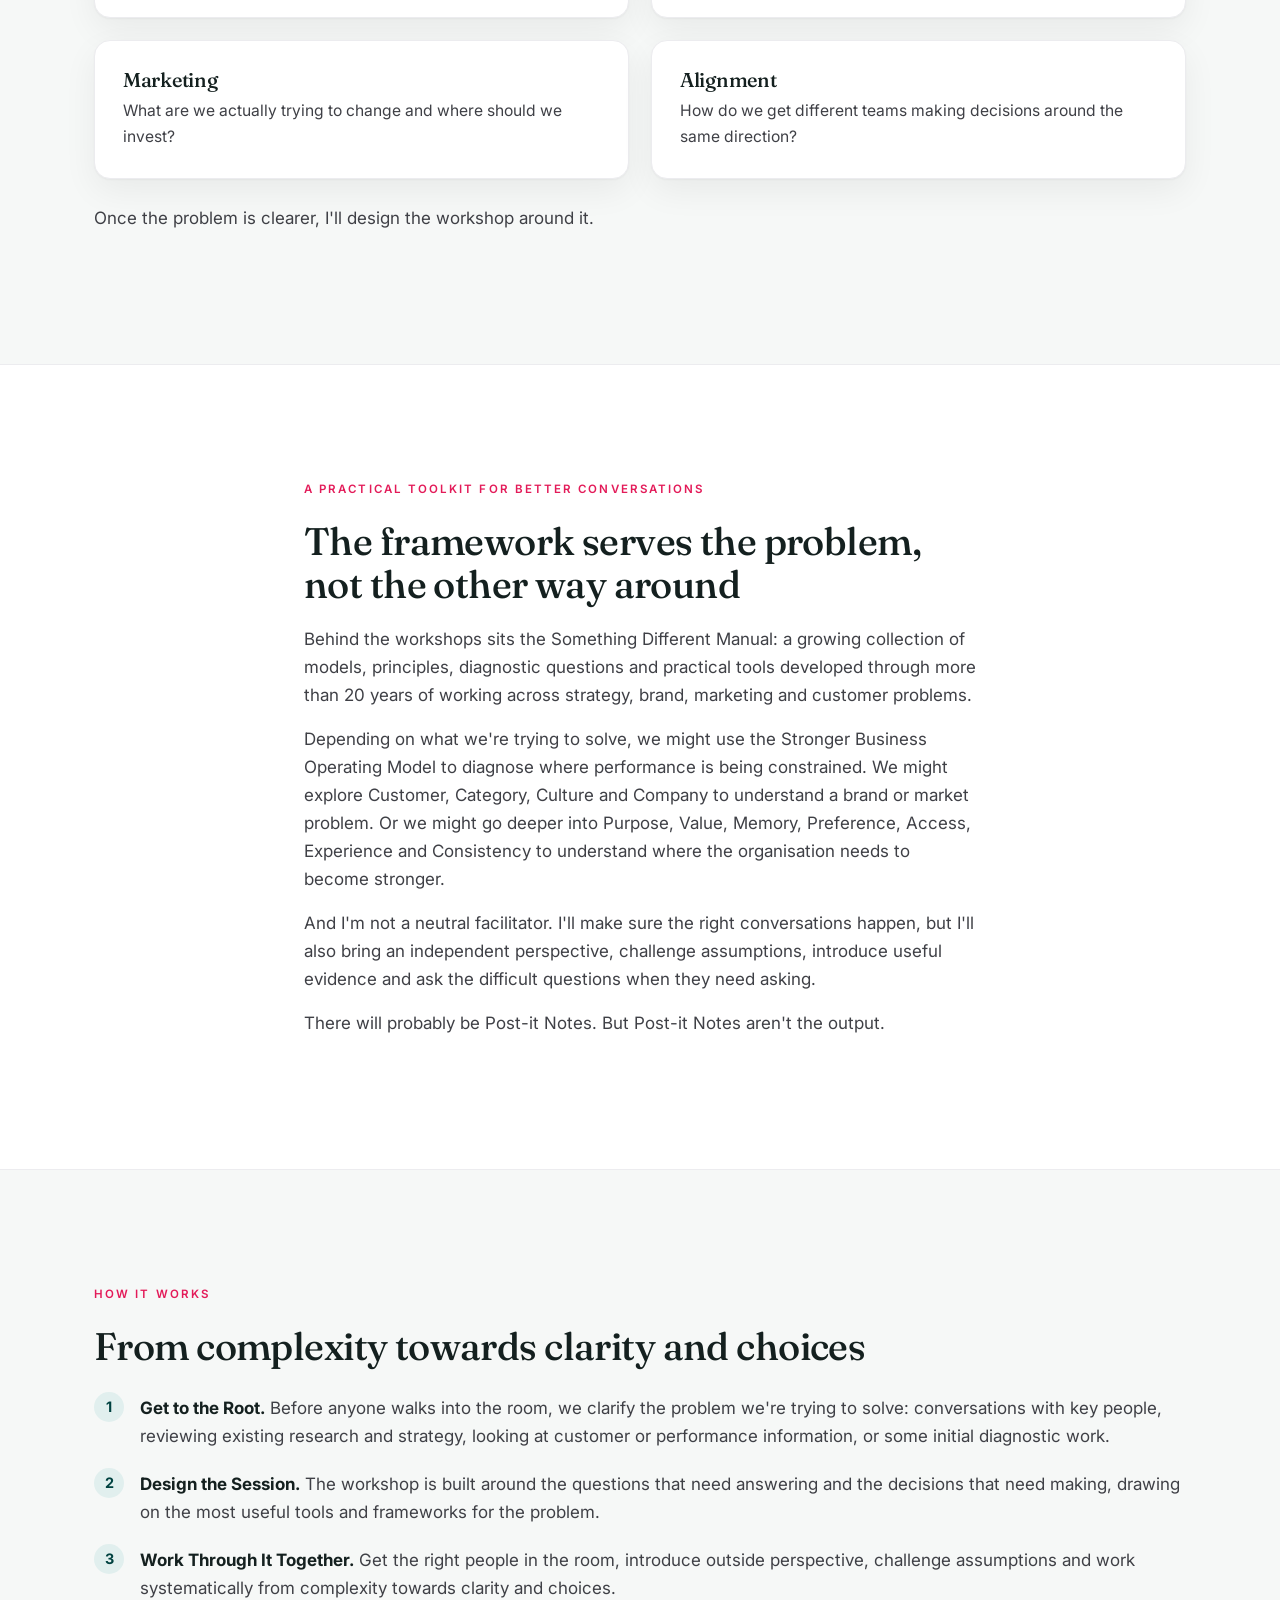
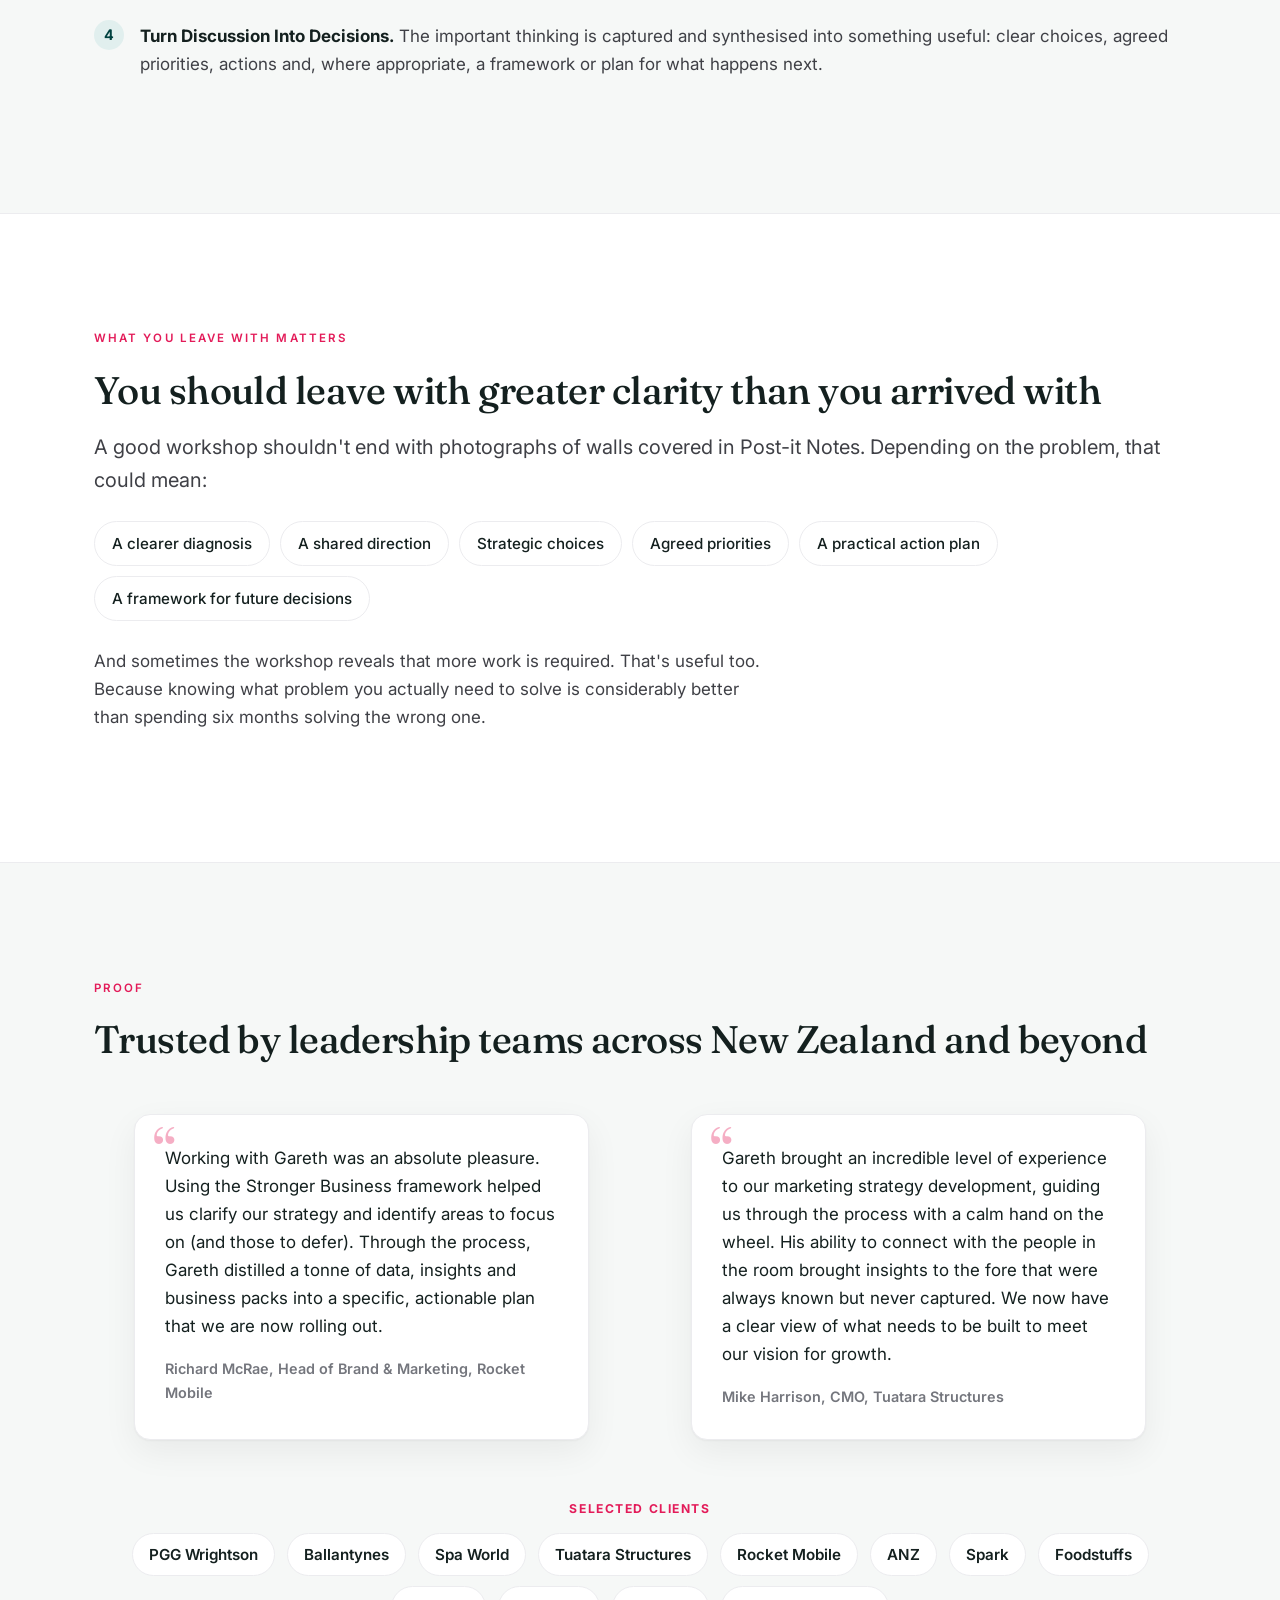
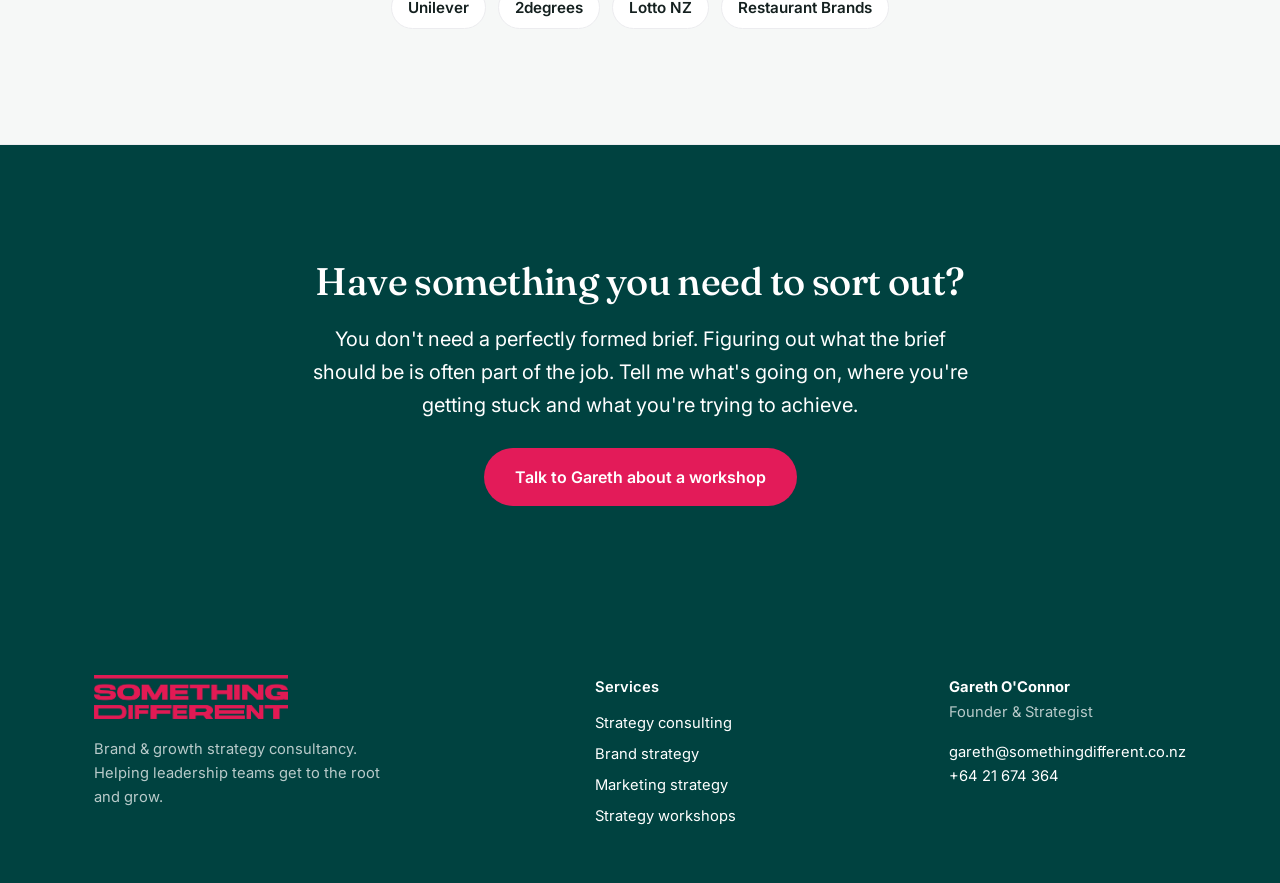
<file: strategy-workshops.html>
<!DOCTYPE html>
<html lang="en-NZ">
<head>
<meta charset="UTF-8">
<meta name="viewport" content="width=device-width, initial-scale=1">
<!-- Google tag (gtag.js) -->
<script async src="https://www.googletagmanager.com/gtag/js?id=G-72K4162M29"></script>
<script>
  window.dataLayer = window.dataLayer || [];
  function gtag(){dataLayer.push(arguments);}
  gtag('js', new Date());
  gtag('config', 'G-72K4162M29');
</script>
<title>Strategy Workshop Facilitator NZ | Something Different</title>
<meta name="description" content="Strategy workshops for leadership teams tackling complex business, brand, customer and marketing problems. Create clarity, alignment and action.">
<link rel="canonical" href="https://somethingdifferent.co.nz/strategy-workshops">
<meta name="theme-color" content="#004240">
<link rel="icon" href="/assets/favicon.svg" type="image/svg+xml">
<link rel="icon" href="/assets/favicon.png" sizes="64x64">
<link rel="apple-touch-icon" href="/assets/favicon.png">
<meta property="og:type" content="website">
<meta property="og:site_name" content="Something Different">
<meta property="og:title" content="Strategy Workshop Facilitator NZ | Something Different">
<meta property="og:description" content="Strategy workshops for leadership teams tackling complex business, brand, customer and marketing problems. Create clarity, alignment and action.">
<meta property="og:url" content="https://somethingdifferent.co.nz/strategy-workshops">
<meta property="og:image" content="https://somethingdifferent.co.nz/assets/og-image.png">
<meta property="og:image:width" content="1200">
<meta property="og:image:height" content="630">
<meta name="twitter:card" content="summary_large_image">
<meta name="twitter:title" content="Strategy Workshop Facilitator NZ | Something Different">
<meta name="twitter:description" content="Strategy workshops for leadership teams tackling complex business, brand, customer and marketing problems. Create clarity, alignment and action.">
<meta name="twitter:image" content="https://somethingdifferent.co.nz/assets/og-image.png">
<script type="application/ld+json">
{"@context":"https://schema.org","@type":"Service","serviceType":"Strategy workshop facilitation","name":"Strategy Workshops","description":"Strategy workshops for leadership teams tackling complex business, brand, customer and marketing problems.","provider":{"@type":"Organization","name":"Something Different","url":"https://somethingdifferent.co.nz/"},"areaServed":"New Zealand","url":"https://somethingdifferent.co.nz/strategy-workshops"}
</script>
<link rel="preconnect" href="https://fonts.googleapis.com">
<link rel="preconnect" href="https://fonts.gstatic.com" crossorigin>
<link href="https://fonts.googleapis.com/css2?family=Fraunces:opsz,wght@9..144,400;9..144,500;9..144,600&family=Inter:wght@400;500;600&display=swap" rel="stylesheet">
<link rel="stylesheet" href="assets/styles.css">
</head>
<body>
<header class="nav">
  <div class="container">
    <a class="brand" href="index.html"><img src="assets/logo.png" alt="Something Different"></a>
    <button class="nav-toggle" aria-label="Menu" onclick="document.getElementById('nav').classList.toggle('open')">&#9776;</button>
    <nav class="nav-links" id="nav">
      <a href="index.html#outcomes">Outcomes</a>
      <a href="index.html#method">The Method</a>
      <a href="index.html#proof">Proof</a>
      <a href="index.html#about">About</a>
      <a href="index.html#services">Ways in</a>
      <a href="musings.html">Musings</a>
      <a class="btn btn-primary" href="contact.html">Book a conversation</a>
    </nav>
  </div>
</header>

<section class="hero">
  <div class="container">
    <p class="eyebrow">Strategy Workshops</p>
    <h1>Sometimes you just need to get the right people in a room and sort the bloody thing out.</h1>
    <p style="max-width:62ch;margin-top:1.4rem;">Not every problem needs a six-month strategy project. Sometimes you know something needs to change, but the problem isn't quite clear. Competing views are around the table. Too many priorities. Decisions keep getting deferred. Or plenty is happening without enough agreement on where it's all heading.</p>
    <p style="max-width:62ch;">A well-designed workshop can change that. Something Different works with leadership teams to get to the root of complex business, brand, customer and marketing problems, create clarity around what matters, and make the decisions needed to move forward. Not workshops for the sake of workshops. Workshops designed to change what happens next.</p>
    <div class="hero-cta"><a class="btn btn-primary" href="contact.html">Talk about a workshop</a></div>
  </div>
</section>

<section class="section-alt">
  <div class="container">
    <p class="eyebrow">Start with the problem, not the workshop</p>
    <h2>We start with what you're trying to solve</h2>
    <p class="lead">There isn't a standard Something Different workshop that gets rolled out regardless of the brief. We start with what you're trying to solve. That might be:</p>
    <div class="steps">
      <div class="step"><h3>Business direction</h3><p>Where are we going, what's getting in the way, and where should we focus?</p></div>
      <div class="step"><h3>Growth</h3><p>What's really constraining performance and what needs to change?</p></div>
      <div class="step"><h3>Brand</h3><p>What should we stand for, who should we matter to and why should people choose us?</p></div>
      <div class="step"><h3>Customer</h3><p>Where are we creating value, friction or disappointing experiences?</p></div>
      <div class="step"><h3>Marketing</h3><p>What are we actually trying to change and where should we invest?</p></div>
      <div class="step"><h3>Alignment</h3><p>How do we get different teams making decisions around the same direction?</p></div>
    </div>
    <p style="margin-top:1.6rem;max-width:60ch;">Once the problem is clearer, I'll design the workshop around it.</p>
  </div>
</section>

<section>
  <div class="container narrow">
    <p class="eyebrow">A practical toolkit for better conversations</p>
    <h2>The framework serves the problem, not the other way around</h2>
    <p>Behind the workshops sits the Something Different Manual: a growing collection of models, principles, diagnostic questions and practical tools developed through more than 20 years of working across strategy, brand, marketing and customer problems.</p>
    <p>Depending on what we're trying to solve, we might use the Stronger Business Operating Model to diagnose where performance is being constrained. We might explore Customer, Category, Culture and Company to understand a brand or market problem. Or we might go deeper into Purpose, Value, Memory, Preference, Access, Experience and Consistency to understand where the organisation needs to become stronger.</p>
    <p>And I'm not a neutral facilitator. I'll make sure the right conversations happen, but I'll also bring an independent perspective, challenge assumptions, introduce useful evidence and ask the difficult questions when they need asking.</p>
    <p>There will probably be Post-it Notes. But Post-it Notes aren't the output.</p>
  </div>
</section>

<section class="section-alt">
  <div class="container">
    <p class="eyebrow">How it works</p>
    <h2>From complexity towards clarity and choices</h2>
    <ol class="steps-mini">
      <li><strong>Get to the Root.</strong> Before anyone walks into the room, we clarify the problem we're trying to solve: conversations with key people, reviewing existing research and strategy, looking at customer or performance information, or some initial diagnostic work.</li>
      <li><strong>Design the Session.</strong> The workshop is built around the questions that need answering and the decisions that need making, drawing on the most useful tools and frameworks for the problem.</li>
      <li><strong>Work Through It Together.</strong> Get the right people in the room, introduce outside perspective, challenge assumptions and work systematically from complexity towards clarity and choices.</li>
      <li><strong>Turn Discussion Into Decisions.</strong> The important thinking is captured and synthesised into something useful: clear choices, agreed priorities, actions and, where appropriate, a framework or plan for what happens next.</li>
    </ol>
  </div>
</section>

<section>
  <div class="container">
    <p class="eyebrow">What you leave with matters</p>
    <h2>You should leave with greater clarity than you arrived with</h2>
    <p class="lead">A good workshop shouldn't end with photographs of walls covered in Post-it Notes. Depending on the problem, that could mean:</p>
    <ul class="pill-list">
      <li>A clearer diagnosis</li><li>A shared direction</li><li>Strategic choices</li><li>Agreed priorities</li><li>A practical action plan</li><li>A framework for future decisions</li>
    </ul>
    <p style="margin-top:1.6rem;max-width:62ch;">And sometimes the workshop reveals that more work is required. That's useful too. Because knowing what problem you actually need to solve is considerably better than spending six months solving the wrong one.</p>
  </div>
</section>


<section class="section-alt">
  <div class="container">
    <p class="eyebrow">Proof</p>
    <h2>Trusted by leadership teams across New Zealand and beyond</h2>
    <div class="quotes">
      <blockquote class="quote">
        <p>Working with Gareth was an absolute pleasure. Using the Stronger Business framework helped us clarify our strategy and identify areas to focus on (and those to defer). Through the process, Gareth distilled a tonne of data, insights and business packs into a specific, actionable plan that we are now rolling out.</p>
        <cite>Richard McRae, Head of Brand &amp; Marketing, Rocket Mobile</cite>
      </blockquote>
      <blockquote class="quote">
        <p>Gareth brought an incredible level of experience to our marketing strategy development, guiding us through the process with a calm hand on the wheel. His ability to connect with the people in the room brought insights to the fore that were always known but never captured. We now have a clear view of what needs to be built to meet our vision for growth.</p>
        <cite>Mike Harrison, CMO, Tuatara Structures</cite>
      </blockquote>
    </div>
    <p class="client-label" style="margin-top:42px;text-align:center;">Selected clients</p>
    <div class="clients">
      <span>PGG Wrightson</span><span>Ballantynes</span><span>Spa World</span><span>Tuatara Structures</span><span>Rocket Mobile</span><span>ANZ</span><span>Spark</span><span>Foodstuffs</span><span>Unilever</span><span>2degrees</span><span>Lotto NZ</span><span>Restaurant Brands</span>
    </div>
  </div>
</section>
<section class="cta-band">
  <div class="container narrow">
    <h2>Have something you need to sort out?</h2>
    <p class="lead">You don't need a perfectly formed brief. Figuring out what the brief should be is often part of the job. Tell me what's going on, where you're getting stuck and what you're trying to achieve.</p>
    <a class="btn btn-primary" href="contact.html" style="margin-top:10px;">Talk to Gareth about a workshop</a>
  </div>
</section>
<footer class="footer">
  <div class="container footer-grid">
    <div>
      <a class="brand" href="index.html"><img src="assets/logo.png" alt="Something Different"></a>
      <p style="margin-top:10px;max-width:32ch;">Brand &amp; growth strategy consultancy. Helping leadership teams get to the root and grow.</p>
    </div>
    <div class="footer-services">
      <span class="h">Services</span>
      <a href="strategy-consultant">Strategy consulting</a>
      <a href="brand-strategy">Brand strategy</a>
      <a href="marketing-strategy">Marketing strategy</a>
      <a href="strategy-workshops">Strategy workshops</a>
    </div>
    <div>
      <p><strong style="color:var(--ink)">Gareth O'Connor</strong><br>Founder &amp; Strategist</p>
      <p><a href="mailto:gareth@somethingdifferent.co.nz">gareth@somethingdifferent.co.nz</a><br><a href="tel:+6421674364">+64 21 674 364</a></p>
    </div>
  </div>
</footer>
</body>
</html>
</file>
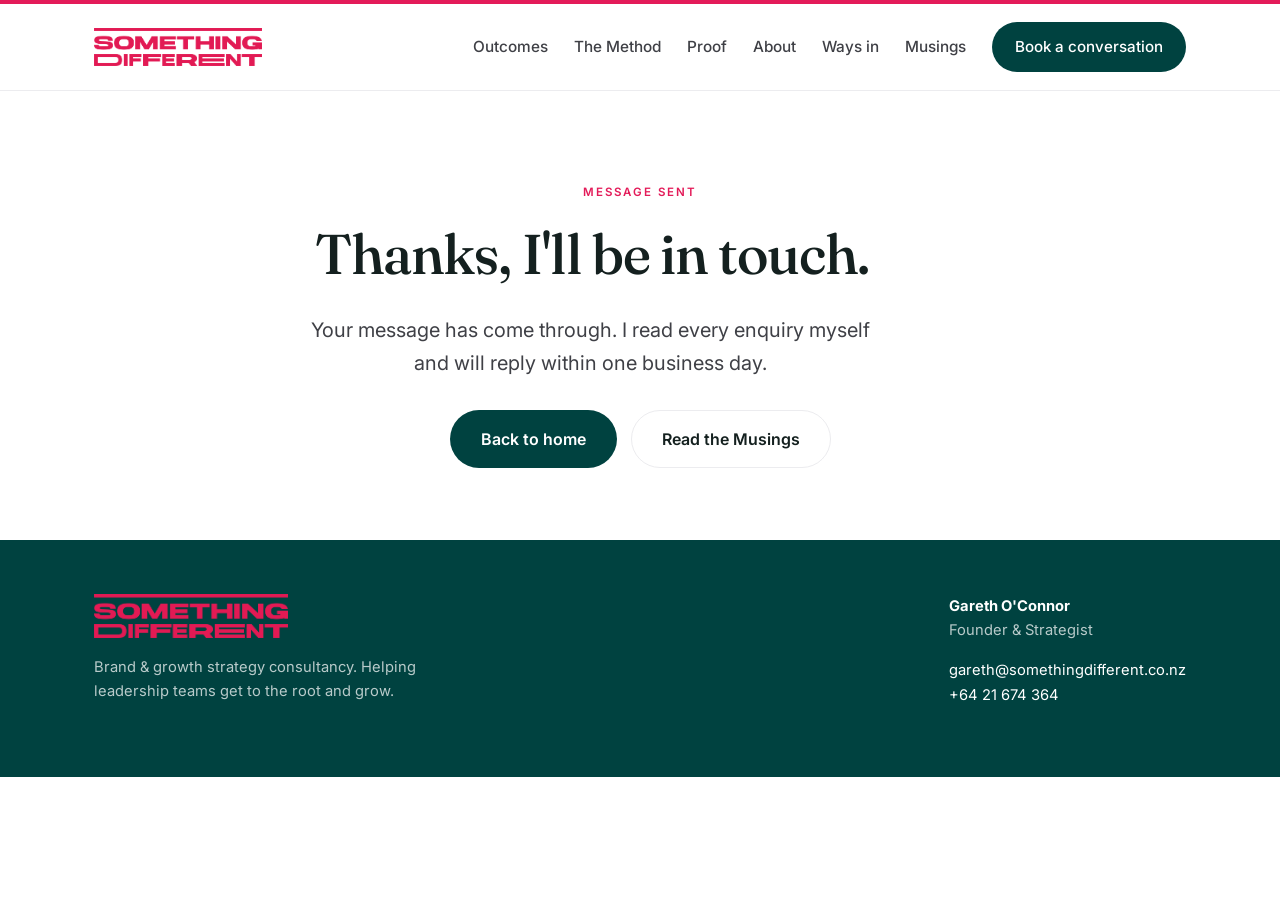
<file: thanks.html>
<!DOCTYPE html>
<html lang="en-NZ">
<head>
<meta charset="UTF-8">
<meta name="viewport" content="width=device-width, initial-scale=1">
<!-- Google tag (gtag.js) -->
<script async src="https://www.googletagmanager.com/gtag/js?id=G-72K4162M29"></script>
<script>
  window.dataLayer = window.dataLayer || [];
  function gtag(){dataLayer.push(arguments);}
  gtag('js', new Date());
  gtag('config', 'G-72K4162M29');
  // Conversion: fires when a visitor reaches this page after submitting the contact form.
  gtag('event', 'generate_lead', { 'event_category': 'contact', 'event_label': 'contact form' });
</script>
<title>Thanks | Something Different</title>
<meta name="robots" content="noindex">
<meta name="theme-color" content="#004240">
<link rel="icon" href="/assets/favicon.svg" type="image/svg+xml">
<link rel="icon" href="/assets/favicon.png" sizes="64x64">
<link rel="apple-touch-icon" href="/assets/favicon.png">
<link rel="preconnect" href="https://fonts.googleapis.com">
<link rel="preconnect" href="https://fonts.gstatic.com" crossorigin>
<link href="https://fonts.googleapis.com/css2?family=Fraunces:opsz,wght@9..144,500;9..144,600&family=Inter:wght@400;500;600&display=swap" rel="stylesheet">
<link rel="stylesheet" href="assets/styles.css">
</head>
<body>

<header class="nav">
  <div class="container">
    <a class="brand" href="index.html"><img src="assets/logo.png" alt="Something Different"></a>
    <button class="nav-toggle" aria-label="Menu" onclick="document.getElementById('nav').classList.toggle('open')">&#9776;</button>
    <nav class="nav-links" id="nav">
      <a href="index.html#outcomes">Outcomes</a>
      <a href="index.html#method">The Method</a>
      <a href="index.html#proof">Proof</a>
      <a href="index.html#about">About</a>
      <a href="index.html#services">Ways in</a>
      <a href="musings.html">Musings</a>
      <a class="btn btn-primary" href="contact.html">Book a conversation</a>
    </nav>
  </div>
</header>

<section class="hero">
  <div class="container narrow center">
    <p class="eyebrow">Message sent</p>
    <h1>Thanks, I'll be in touch.</h1>
    <p class="lead">Your message has come through. I read every enquiry myself and will reply within one business day.</p>
    <div class="hero-cta" style="justify-content:center;">
      <a class="btn btn-primary" href="index.html">Back to home</a>
      <a class="btn btn-outline" href="musings.html">Read the Musings</a>
    </div>
  </div>
</section>

<footer class="footer">
  <div class="container footer-grid">
    <div>
      <a class="brand" href="index.html"><img src="assets/logo.png" alt="Something Different"></a>
      <p style="margin-top:10px;max-width:36ch;">Brand &amp; growth strategy consultancy. Helping leadership teams get to the root and grow.</p>
    </div>
    <div>
      <p><strong style="color:var(--ink)">Gareth O'Connor</strong><br>Founder &amp; Strategist</p>
      <p>
        <a href="mailto:gareth@somethingdifferent.co.nz">gareth@somethingdifferent.co.nz</a><br>
        <a href="tel:+6421674364">+64 21 674 364</a>
      </p>
    </div>
  </div>
</footer>

</body>
</html>
</file>
<file: assets/styles.css>
/* Something Different: shared styles
   Brand accents live in the two variables below. Swap the hex codes to match
   your exact pink and green and the whole site updates. */
:root {
  --pink: #e31b59;         /* Brand Pink */
  --pink-soft: #fde6ee;
  --pink-hover: #c5164e;
  --green: #004240;        /* Brand Green */
  --green-soft: #e1efee;
  --green-hover: #00605c;
  --ink: #14201f;
  --body: #3f4046;
  --muted: #74767d;
  --line: #ececef;
  --bg: #ffffff;
  --bg-alt: #f6f8f7;
  --maxw: 1140px;
  --radius: 16px;
  --shadow: 0 1px 2px rgba(20,20,25,.04), 0 12px 34px rgba(20,20,25,.06);
}

* { box-sizing: border-box; }
html { scroll-behavior: smooth; }
body {
  margin: 0;
  font-family: "Inter", -apple-system, BlinkMacSystemFont, "Segoe UI", Roboto, Helvetica, Arial, sans-serif;
  color: var(--body);
  background: var(--bg);
  line-height: 1.65;
  -webkit-font-smoothing: antialiased;
  font-size: 17px;
}
h1, h2, h3, h4 {
  font-family: "Fraunces", Georgia, "Times New Roman", serif;
  color: var(--ink);
  line-height: 1.12;
  font-weight: 500;
  letter-spacing: -0.015em;
  margin: 0 0 .5em;
}
h1 { font-size: clamp(2.1rem, 5vw, 3.5rem); }
h2 { font-size: clamp(1.6rem, 3.4vw, 2.4rem); }
h3 { font-size: 1.25rem; }
p { margin: 0 0 1rem; }
a { color: var(--green); text-decoration: none; }
a:hover { text-decoration: underline; }
.container { width: 100%; max-width: var(--maxw); margin: 0 auto; padding: 0 24px; }
.eyebrow {
  font-family: "Inter", sans-serif;
  text-transform: uppercase;
  letter-spacing: .18em;
  font-size: .72rem;
  font-weight: 600;
  color: var(--pink);
  margin: 0 0 1.3rem;
}
.lead { font-size: 1.25rem; color: var(--body); }
.muted { color: var(--muted); }
section { padding: clamp(80px, 9vw, 132px) 0; }
.section-alt { background: var(--bg-alt); border-top: 1px solid var(--line); border-bottom: 1px solid var(--line); }
.center { text-align: center; }
.narrow { max-width: 720px; margin-left: auto; margin-right: auto; }

/* Buttons */
.btn {
  display: inline-block;
  font-weight: 600;
  font-size: 1rem;
  padding: 15px 30px;
  border-radius: 999px;
  cursor: pointer;
  border: 1.5px solid transparent;
  transition: transform .12s ease, background .2s ease, color .2s ease;
  text-decoration: none;
}
.btn:hover { text-decoration: none; transform: translateY(-1px); }
.btn-primary { background: var(--green); color: #fff; }
.btn-primary:hover { background: var(--green-hover); color: #fff; }
.btn-outline { background: transparent; color: var(--ink); border-color: var(--line); }
.btn-outline:hover { border-color: var(--green); color: var(--green); }

/* Nav */
.nav {
  position: sticky; top: 0; z-index: 40;
  background: rgba(255,255,255,.9);
  backdrop-filter: saturate(180%) blur(10px);
  border-bottom: 1px solid var(--line);
  border-top: 4px solid var(--pink); /* brand stripe, echoes the logo */
}
.nav .container { display: flex; align-items: center; justify-content: space-between; height: 86px; }
.brand { display: inline-flex; align-items: center; }
.brand:hover { text-decoration: none; }
.brand img { display: block; height: 38px; width: auto; }
.footer .brand img { height: 44px; }
.nav-links { display: flex; align-items: center; gap: 26px; }
.nav-links a { color: var(--body); font-size: .96rem; font-weight: 500; }
.nav-links a:hover { color: var(--ink); text-decoration: none; }
.nav-links a.btn-primary { color: #fff; }
.nav-links a.btn-primary:hover { color: #fff; }
.nav-links .btn { padding: 11px 22px; font-size: .95rem; }
.nav-toggle { display: none; background: none; border: 0; font-size: 1.5rem; cursor: pointer; color: var(--ink); }

/* Hero */
.hero { padding: 92px 0 72px; }
.hero h1 { max-width: 16ch; }
.hero .lead { max-width: 44ch; margin-top: .4rem; }
.hero-accent { color: var(--pink); }
.hero-cta { margin-top: 30px; display: flex; gap: 14px; flex-wrap: wrap; align-items: center; }
.trustline { margin-top: 26px; font-size: .92rem; color: var(--muted); }

/* Steps / what I do */
.steps { display: grid; grid-template-columns: repeat(2, 1fr); gap: 22px; margin-top: 40px; }
.step {
  background: #fff; border: 1px solid var(--line); border-radius: var(--radius);
  padding: 28px; box-shadow: var(--shadow);
}
.step-num {
  font-family: "Fraunces", serif; font-size: 1rem; font-weight: 600;
  width: 38px; height: 38px; border-radius: 50%;
  display: flex; align-items: center; justify-content: center;
  background: var(--pink-soft); color: var(--pink); margin-bottom: 16px;
}
.step h3 { margin-bottom: .35em; }
.step p { margin-bottom: 0; font-size: .98rem; }

/* Who it's for */
.checklist { list-style: none; padding: 0; margin: 24px 0 0; max-width: 640px; }
.checklist li { position: relative; padding-left: 34px; margin-bottom: 14px; }
.checklist li::before {
  content: "✓"; position: absolute; left: 0; top: 0;
  color: var(--green); font-weight: 700;
  background: var(--green-soft); width: 24px; height: 24px; border-radius: 50%;
  display: flex; align-items: center; justify-content: center; font-size: .8rem;
}
.callout { margin-top: 22px; padding: 16px 20px; border-left: 3px solid var(--pink); background: var(--pink-soft); border-radius: 0 10px 10px 0; }
.callout p { margin: 0; }

/* Client bar */
.client-group { margin-top: 34px; }
.client-label {
  font-size: .76rem; text-transform: uppercase; letter-spacing: .13em;
  font-weight: 700; color: var(--pink); margin: 0 0 14px;
}
.clients { display: flex; flex-wrap: wrap; gap: 10px 12px; justify-content: center; margin-top: 0; }
.clients span {
  font-weight: 600; color: var(--ink); font-size: .95rem;
  padding: 8px 16px; border: 1px solid var(--line); border-radius: 999px; background: #fff;
}

/* Testimonials */
.quotes { display: grid; grid-template-columns: repeat(2, 1fr); gap: 22px; margin-top: 36px; }
.quote {
  background: #fff; border: 1px solid var(--line); border-radius: var(--radius);
  padding: 30px; box-shadow: var(--shadow); position: relative;
}
.quote::before {
  content: "\201C"; font-family: "Fraunces", serif; font-size: 4rem; color: var(--pink);
  position: absolute; top: 6px; left: 18px; line-height: 1; opacity: .35;
}
.quote p { font-size: 1.06rem; color: var(--ink); position: relative; }
.quote cite { display: block; margin-top: 14px; font-style: normal; font-size: .9rem; color: var(--muted); font-weight: 600; }
.quote-featured { max-width: 780px; margin: 34px auto 0; text-align: center; padding: 40px 40px 34px; }
.quote-featured p { font-size: 1.18rem; }
.quote-featured cite { color: var(--green); }
.quotes-note { margin-top: 20px; font-size: .9rem; color: var(--muted); }
.placeholder-note { font-size: .82rem; color: var(--pink); font-weight: 600; }

/* CTA band */
.cta-band { background: var(--green); color: #fff; }
.cta-band h2, .cta-band p { color: #fff; }
.cta-band .container { text-align: center; }
.cta-band .btn-primary { background: var(--pink); }
.cta-band .btn-primary:hover { background: var(--pink-hover); }

/* Footer */
.footer { background: var(--green); border-top: none; padding: 54px 0; font-size: .92rem; color: rgba(255,255,255,.72); }
.footer a { color: #fff; }
.footer a:hover { color: var(--pink); }
.footer strong { color: #fff !important; }
.footer .btn-primary { background: var(--pink); }
.footer .btn-primary:hover { background: var(--pink-hover); }
.footer-grid { display: flex; justify-content: space-between; gap: 24px; flex-wrap: wrap; }
.footer .brand { font-size: 1.05rem; }

/* About / Why me */
.about-grid { display: grid; grid-template-columns: 1.05fr .95fr; gap: 52px; align-items: center; }
.about-photo { position: relative; }
.about-photo img { display: block; width: 100%; border-radius: var(--radius); box-shadow: var(--shadow); }
.about-photo::before {
  content: ""; position: absolute; inset: 16px -16px -16px 16px; z-index: -1;
  border-radius: var(--radius); background: var(--green-soft); border: 2px solid var(--green);
}

/* Contact */
.contact-grid { display: grid; grid-template-columns: 1fr 1fr; gap: 48px; align-items: start; }
.steps-mini { list-style: none; counter-reset: s; padding: 0; margin: 26px 0 0; }
.steps-mini li { counter-increment: s; position: relative; padding-left: 46px; margin-bottom: 20px; }
.steps-mini li::before {
  content: counter(s); position: absolute; left: 0; top: -2px;
  width: 30px; height: 30px; border-radius: 50%; background: var(--green-soft); color: var(--green);
  font-weight: 700; display: flex; align-items: center; justify-content: center; font-size: .9rem;
}
.steps-mini strong { color: var(--ink); }
.contact-details { margin-top: 30px; font-size: .98rem; }
.contact-details a { font-weight: 600; }
.form-card { background: #fff; border: 1px solid var(--line); border-radius: var(--radius); padding: 36px; box-shadow: var(--shadow); }
.field { margin-bottom: 20px; }
.field label { display: block; font-weight: 600; font-size: .9rem; color: var(--ink); margin-bottom: 7px; }
.field input, .field textarea {
  width: 100%; padding: 13px 16px; border: 1px solid #d9d9de; border-radius: 12px;
  font: inherit; font-size: 1rem; color: var(--ink); background: #fff;
}
.field input:focus, .field textarea:focus { outline: none; border-color: var(--green); box-shadow: 0 0 0 3px var(--green-soft); }
.field textarea { min-height: 120px; resize: vertical; }
.form-card .btn-primary { width: 100%; text-align: center; }
.form-alt { margin-top: 16px; font-size: .88rem; color: var(--muted); text-align: center; }

/* Landing pages: question list + pill list */
.qlist { list-style: none; padding: 0; margin: 24px 0 0; max-width: 700px; }
.qlist li { position: relative; padding-left: 26px; margin-bottom: 12px; font-size: 1.08rem; color: var(--ink); }
.qlist li::before { content: ""; position: absolute; left: 2px; top: 13px; width: 7px; height: 7px; border-radius: 50%; background: var(--pink); }
.pill-list { display: flex; flex-wrap: wrap; gap: 10px; margin: 24px 0 0; padding: 0; list-style: none; }
.pill-list li { font-weight: 500; color: var(--ink); font-size: .95rem; padding: 9px 17px; border: 1px solid var(--line); border-radius: 999px; background: #fff; }
.lp-lead { font-size: 1.35rem; color: var(--ink); max-width: 26ch; margin-top: 1.4rem; font-family: "Fraunces", serif; font-weight: 500; line-height: 1.25; }
.footer-services { display: flex; flex-direction: column; gap: 7px; }
.footer-services .h { color: #fff; font-weight: 600; margin-bottom: 4px; }

/* Article / single musing */
.post-wrap { max-width: 760px; margin: 0 auto; padding: 0 24px; }
.back-link { display: inline-block; margin: 30px 0 0; font-weight: 600; font-size: .9rem; }
.post-header { padding: 8px 0 6px; }
.post-header .tag { margin-bottom: 16px; }
.post-header h1 { font-size: clamp(1.9rem, 4vw, 2.7rem); }
.post-meta { color: var(--muted); font-size: .9rem; margin-top: 12px; }
.post-hero { width: 100%; height: auto; border-radius: var(--radius); margin: 28px 0 8px; display: block; box-shadow: var(--shadow); }
.prose { font-size: 1.07rem; padding-top: 18px; }
.prose > p:first-child { font-size: 1.16rem; color: var(--ink); }
.prose p { margin: 0 0 1.15rem; }
.prose h2 { margin: 2.1rem 0 .6rem; font-size: 1.5rem; }
.prose h3 { margin: 1.7rem 0 .5rem; font-size: 1.22rem; }
.prose ul, .prose ol { margin: 0 0 1.2rem; padding-left: 1.35rem; }
.prose li { margin-bottom: .5rem; }
.prose img { max-width: 100%; height: auto; border-radius: 10px; margin: 1.5rem 0; display: block; border: 1px solid var(--line); }
.prose a { color: var(--green); text-decoration: underline; }
.prose strong { color: var(--ink); }
.prose blockquote { margin: 1.6rem 0; padding: 6px 0 6px 22px; border-left: 3px solid var(--pink); color: var(--ink); font-style: italic; }
.prose hr { border: 0; border-top: 1px solid var(--line); margin: 2rem 0; }
.embed { position: relative; padding-bottom: 68%; height: 0; margin: 1.7rem 0; border-radius: 10px; overflow: hidden; border: 1px solid var(--line); background: var(--bg-alt); }
.embed iframe { position: absolute; top: 0; left: 0; width: 100%; height: 100%; border: 0; }
.embed-btn { margin: 0 0 1.7rem; }
.post-author { display: flex; align-items: center; gap: 16px; margin: 44px 0 0; padding-top: 30px; border-top: 1px solid var(--line); }
.post-author img { width: 64px; height: 64px; border-radius: 50%; object-fit: cover; }
.post-author .n { font-weight: 700; color: var(--ink); }
.post-author .r { color: var(--muted); font-size: .9rem; }
.post-author .spacer { flex: 1; }

/* Musings index */
.musings-head { padding: clamp(56px, 8vw, 96px) 0 30px; }
.controls { display: flex; flex-wrap: wrap; gap: 14px; align-items: center; margin-top: 26px; }
.search {
  flex: 1 1 260px; min-width: 220px; position: relative;
}
.search input {
  width: 100%; padding: 12px 16px 12px 42px; border: 1px solid #d9d9de; border-radius: 999px;
  font: inherit; font-size: 1rem; background: #fff url('data:image/svg+xml;utf8,<svg xmlns="http://www.w3.org/2000/svg" width="18" height="18" fill="none" stroke="%2374767d" stroke-width="2" stroke-linecap="round" viewBox="0 0 24 24"><circle cx="11" cy="11" r="7"/><path d="m21 21-4.3-4.3"/></svg>') 15px center no-repeat;
}
.search input:focus { outline: none; border-color: var(--green); box-shadow: 0 0 0 3px var(--green-soft); }
.filters { display: flex; flex-wrap: wrap; gap: 8px; }
.chip {
  border: 1px solid var(--line); background: #fff; color: var(--body);
  padding: 8px 16px; border-radius: 999px; font: inherit; font-size: .9rem; font-weight: 500; cursor: pointer;
  transition: all .15s ease;
}
.chip:hover { border-color: var(--green); color: var(--green); }
.chip.active { background: var(--green); border-color: var(--green); color: #fff; }
.sortbar { display: flex; justify-content: space-between; align-items: center; margin-top: 22px; font-size: .9rem; color: var(--muted); }
.sortbar select { font: inherit; padding: 7px 12px; border: 1px solid #d9d9de; border-radius: 8px; background: #fff; color: var(--ink); }

.cards { display: grid; grid-template-columns: repeat(3, 1fr); gap: 24px; padding-bottom: 40px; }
.card {
  display: flex; flex-direction: column; background: #fff; border: 1px solid var(--line);
  border-radius: var(--radius); padding: 28px; box-shadow: var(--shadow);
  transition: transform .14s ease, box-shadow .14s ease;
}
.card:hover { transform: translateY(-3px); box-shadow: 0 6px 14px rgba(20,20,25,.08), 0 20px 44px rgba(20,20,25,.09); }
.tag {
  align-self: flex-start; font-size: .72rem; font-weight: 700; text-transform: uppercase; letter-spacing: .06em;
  padding: 4px 11px; border-radius: 999px; margin-bottom: 14px;
}
.tag.c-marketing { background: var(--pink-soft); color: var(--pink); }
.tag.c-business { background: var(--green-soft); color: var(--green); }
.tag.c-brand { background: #eef0ff; color: #4b53c8; }
.tag.c-guides { background: #fff2e0; color: #b9741a; }
.card h3 { font-size: 1.14rem; margin-bottom: 10px; }
.card h3 a { color: var(--ink); }
.card h3 a:hover { color: var(--green); text-decoration: none; }
.card .meta { font-size: .82rem; color: var(--muted); margin-bottom: 12px; }
.card .excerpt { font-size: .94rem; color: var(--body); flex: 1; margin-bottom: 16px; }
.card .read { font-weight: 600; font-size: .9rem; color: var(--green); }
.no-results { text-align: center; padding: 60px 0; color: var(--muted); grid-column: 1 / -1; }

@media (max-width: 860px) {
  .steps, .quotes, .contact-grid, .about-grid { grid-template-columns: 1fr; }
  .about-photo { max-width: 420px; margin: 0 auto; }
  .about-photo::before { inset: 12px -12px -12px 12px; }
  .cards { grid-template-columns: repeat(2, 1fr); }
  .nav-links { display: none; }
  .nav-links.open {
    display: flex; flex-direction: column; align-items: flex-start; gap: 16px;
    position: absolute; top: 86px; left: 0; right: 0; background: #fff;
    padding: 22px 24px; border-bottom: 1px solid var(--line); box-shadow: 0 20px 40px rgba(20,20,25,.06);
  }
  .nav-toggle { display: block; }
}
@media (max-width: 560px) {
  .cards { grid-template-columns: 1fr; }
  section { padding: 56px 0; }
}

/* related reading at the end of each musing */
.post-related { margin-top: 48px; padding-top: 28px; border-top: 1px solid var(--line); }
.post-related h2 { font-size: 1.25rem; margin-bottom: 12px; }
.post-related ul { margin: 0 0 16px; padding-left: 1.1em; }
.post-related li { margin-bottom: 6px; }
</file>
